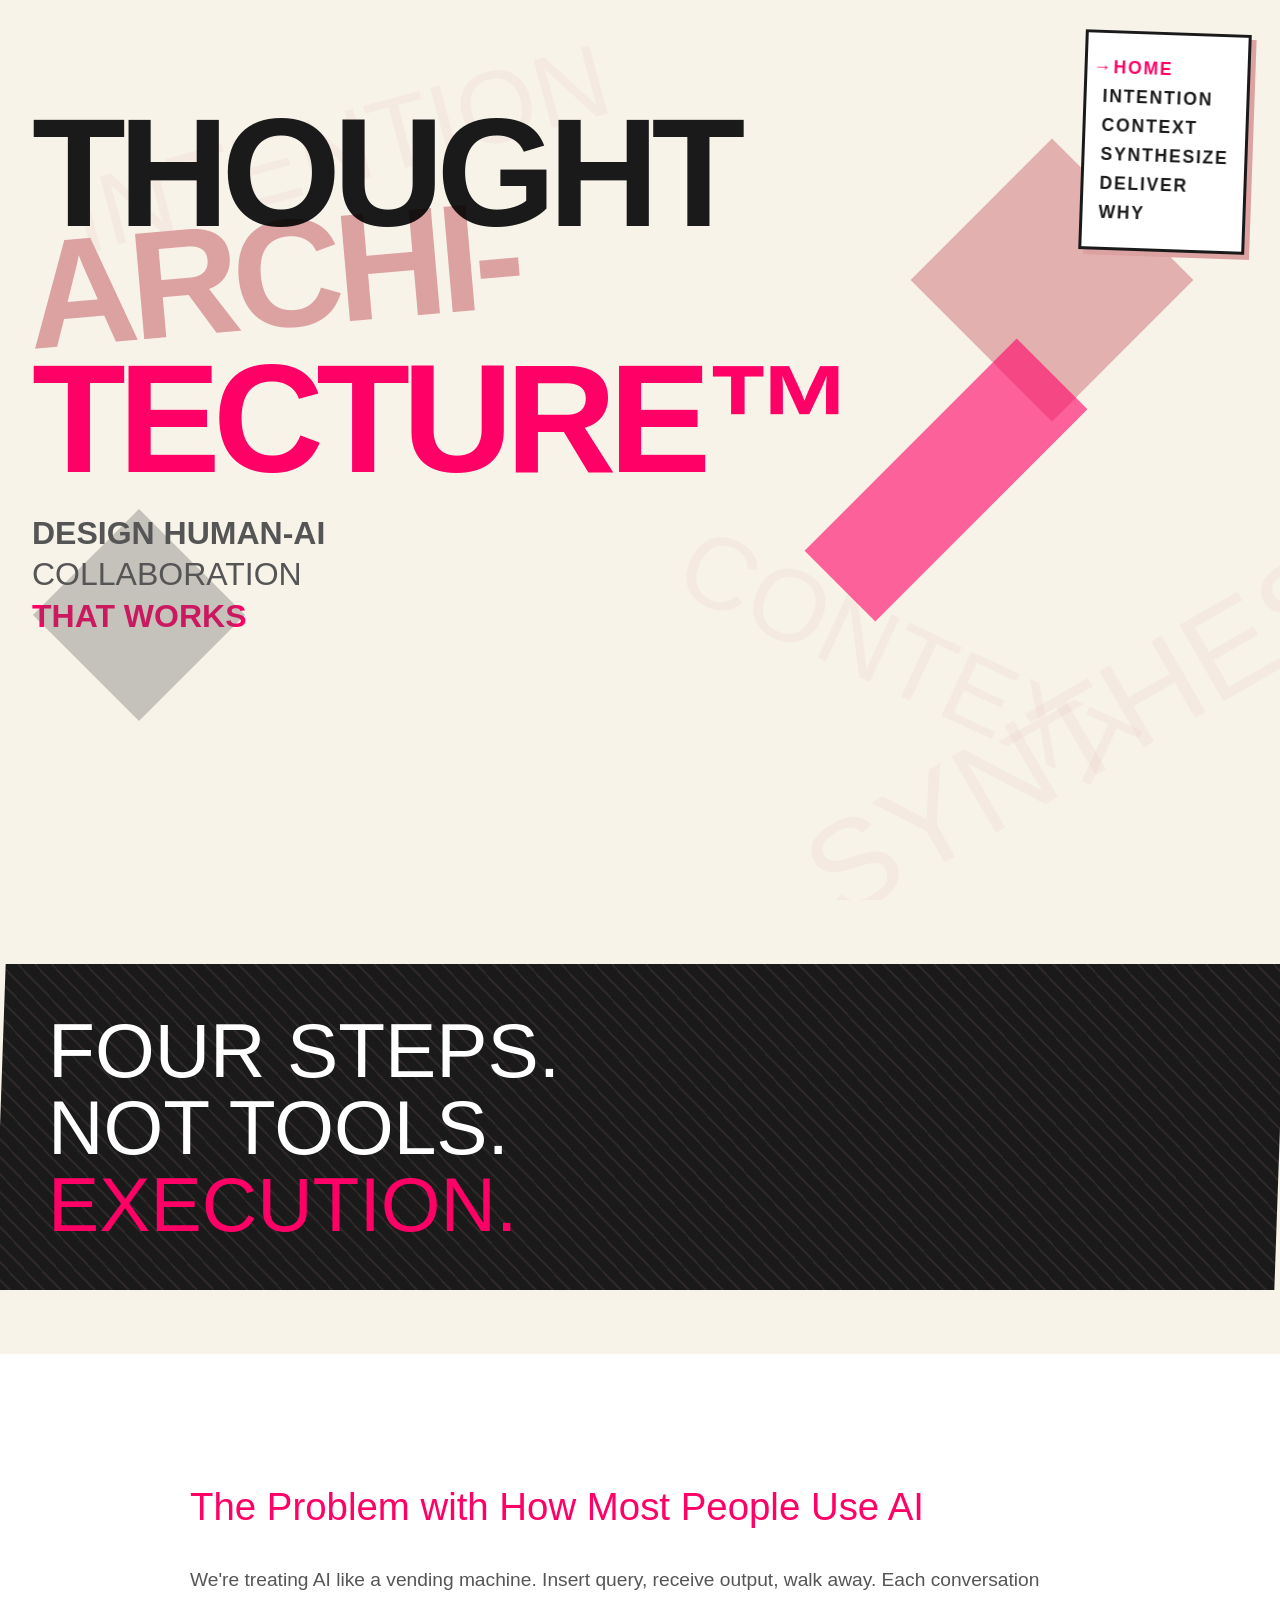
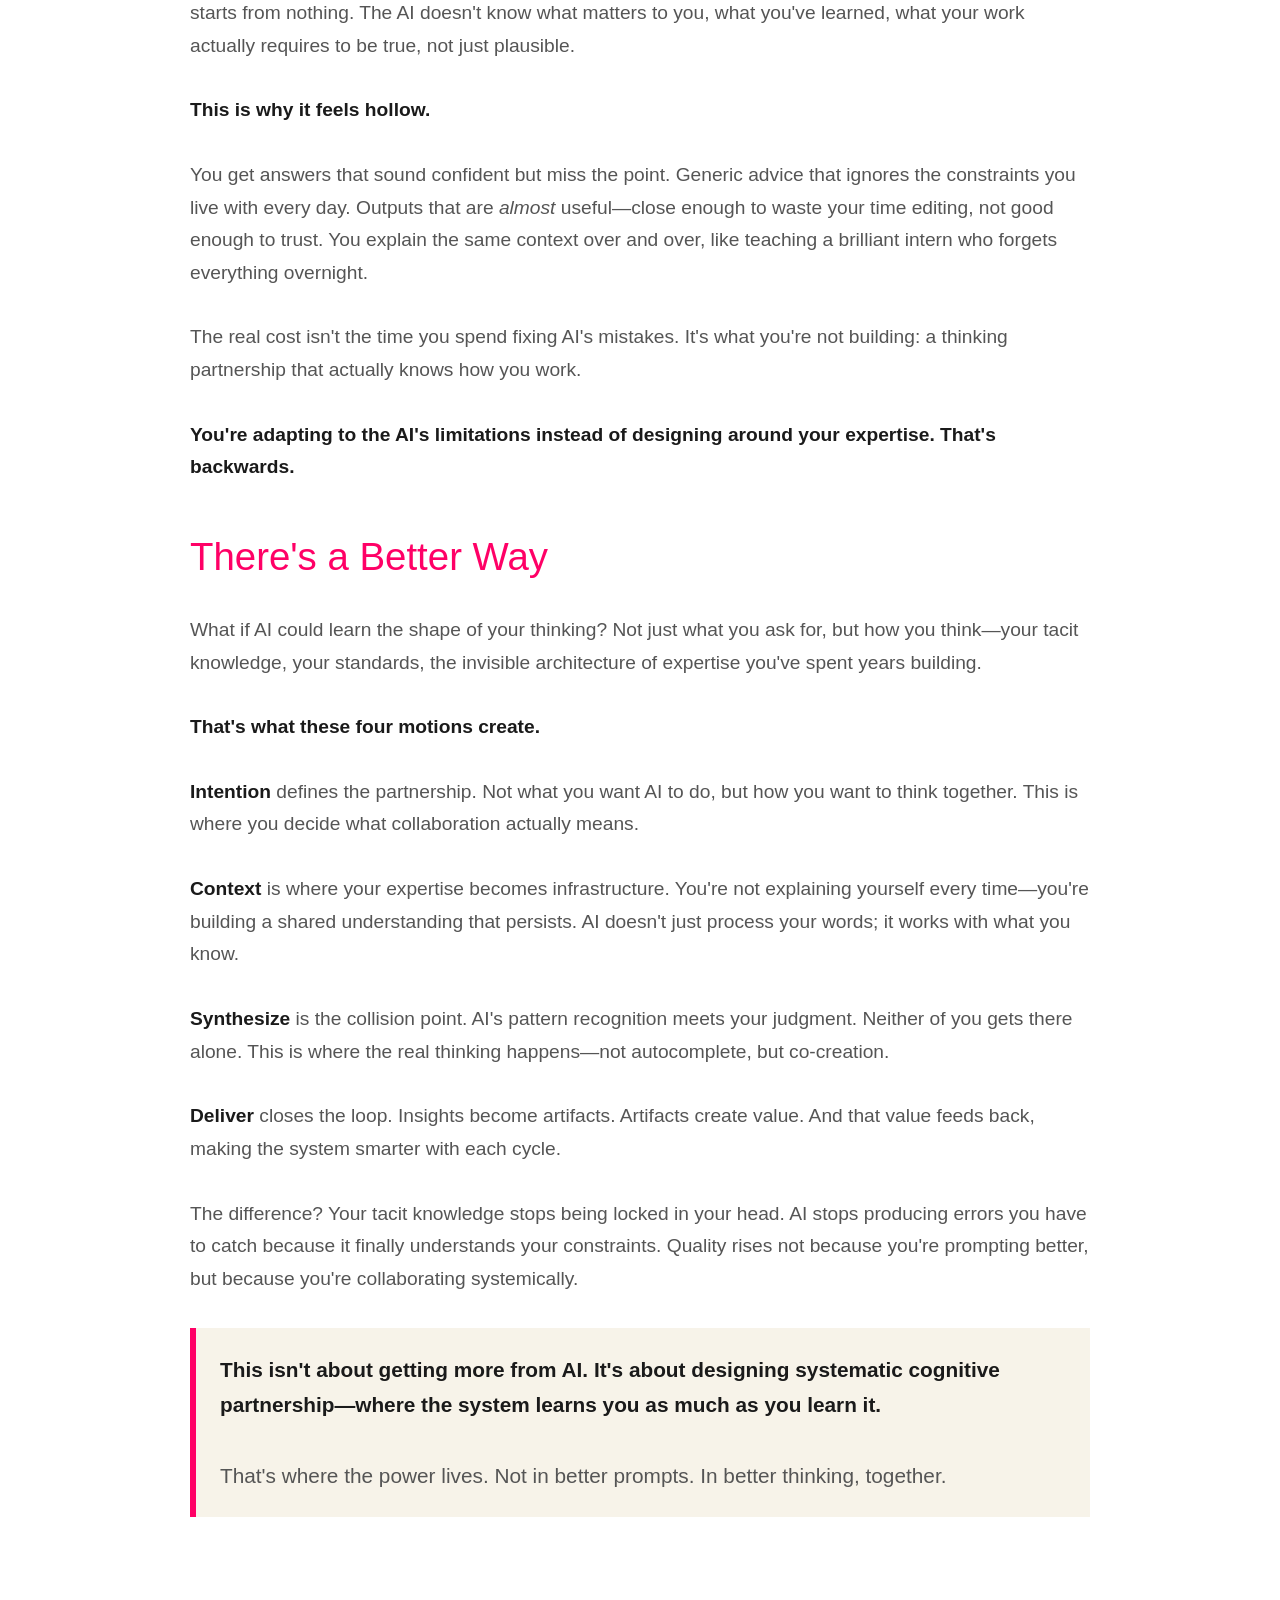
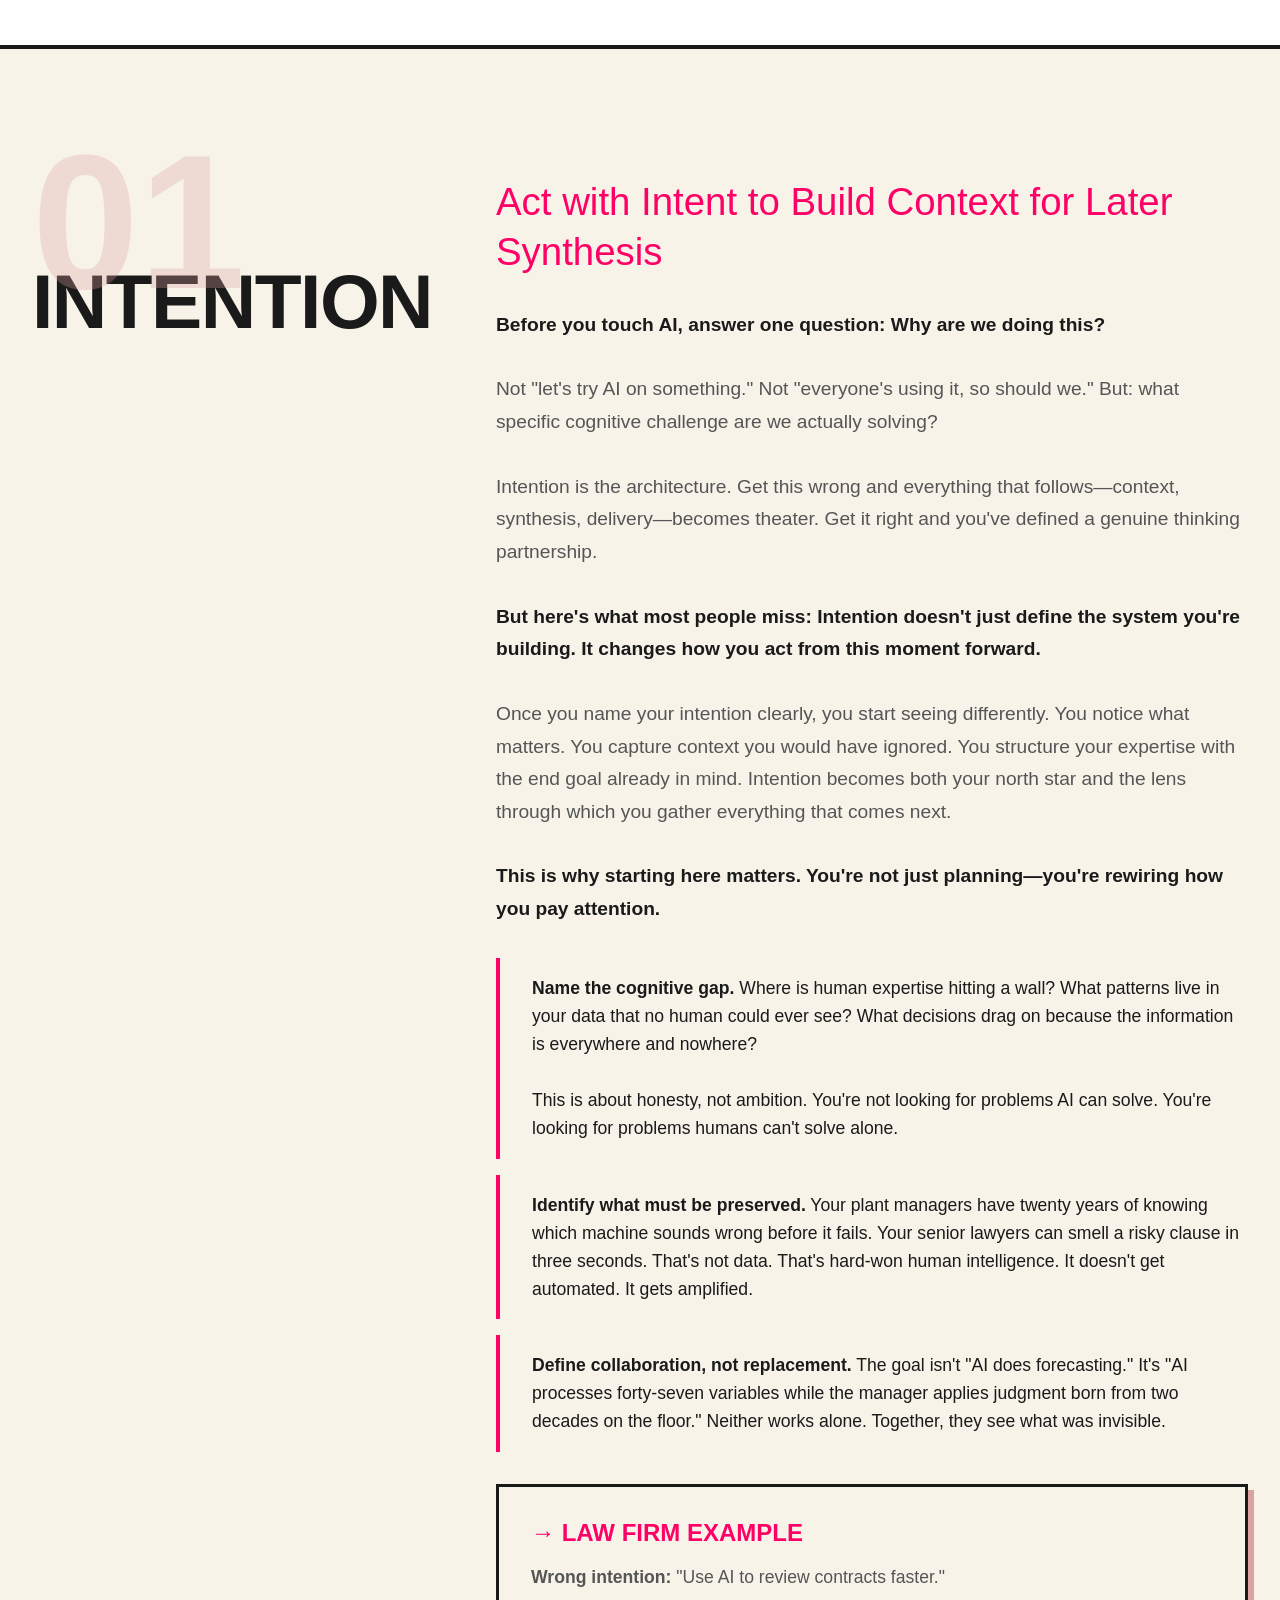
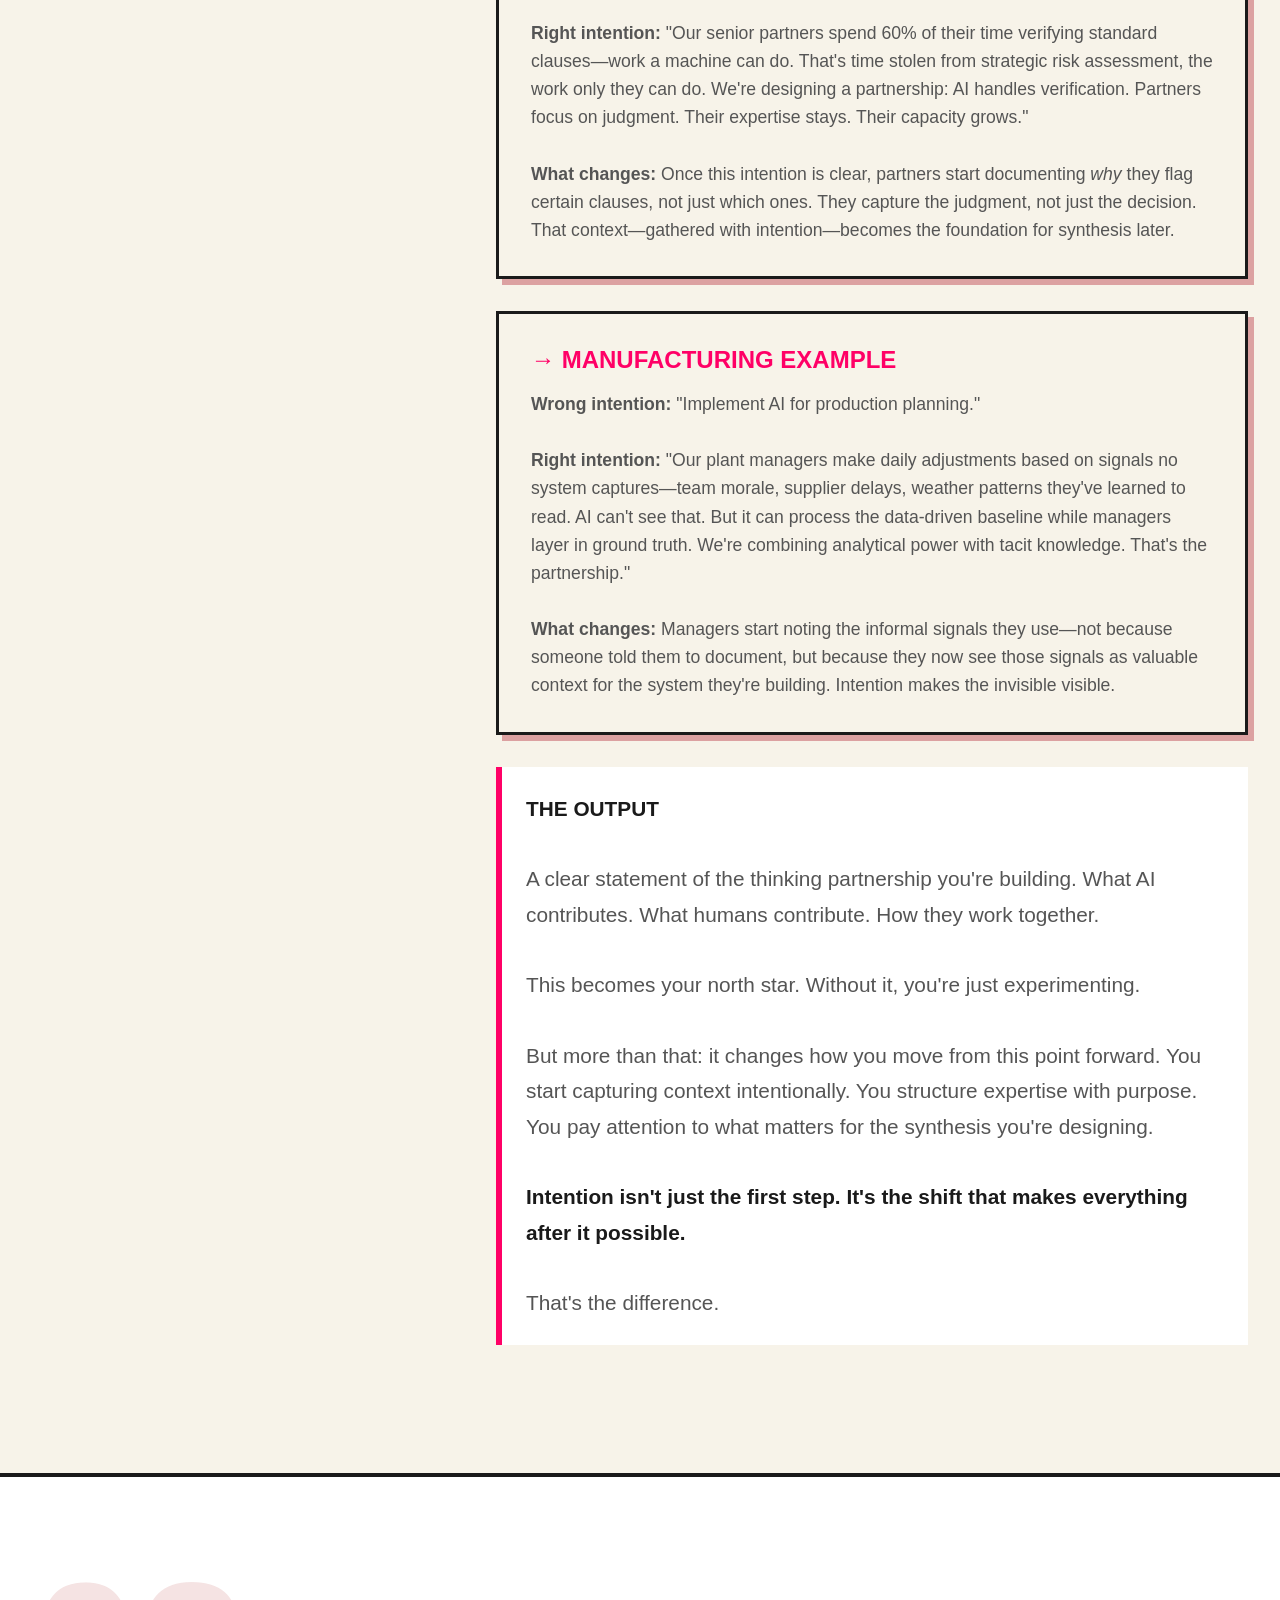
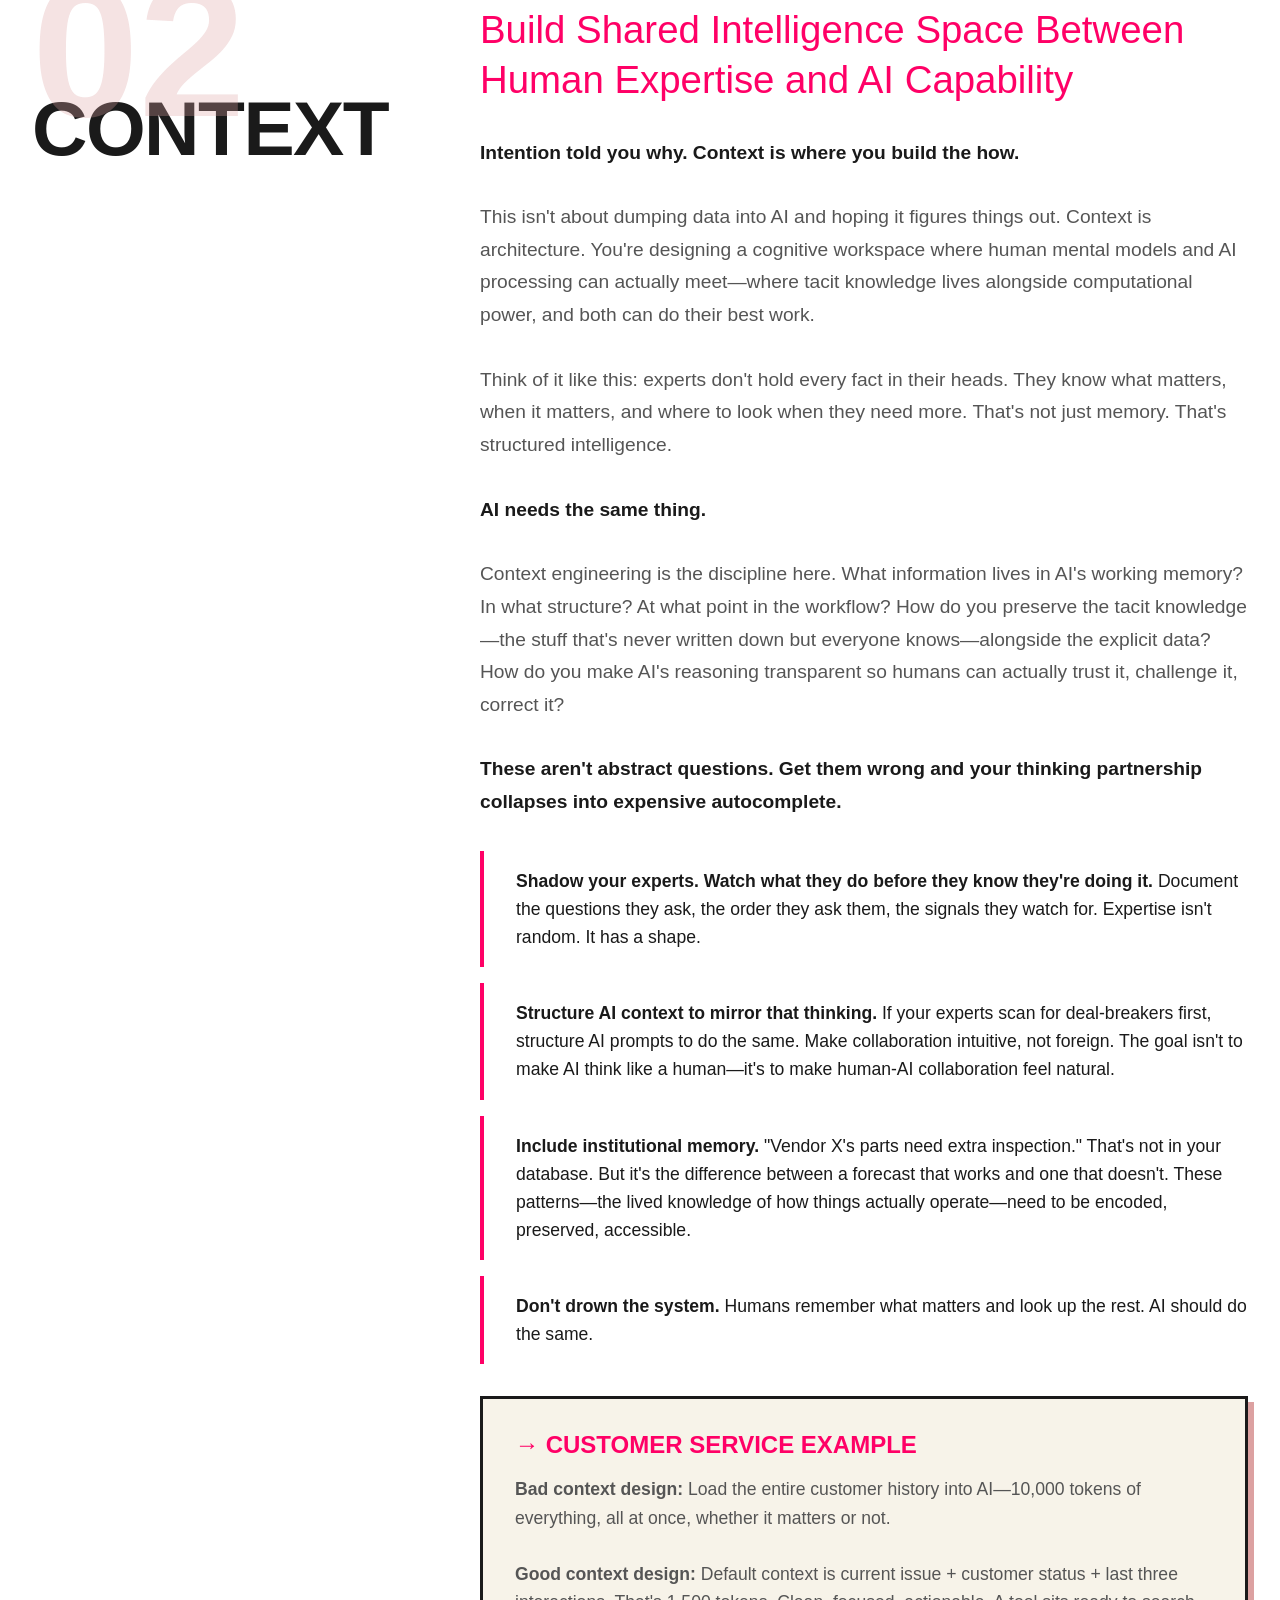
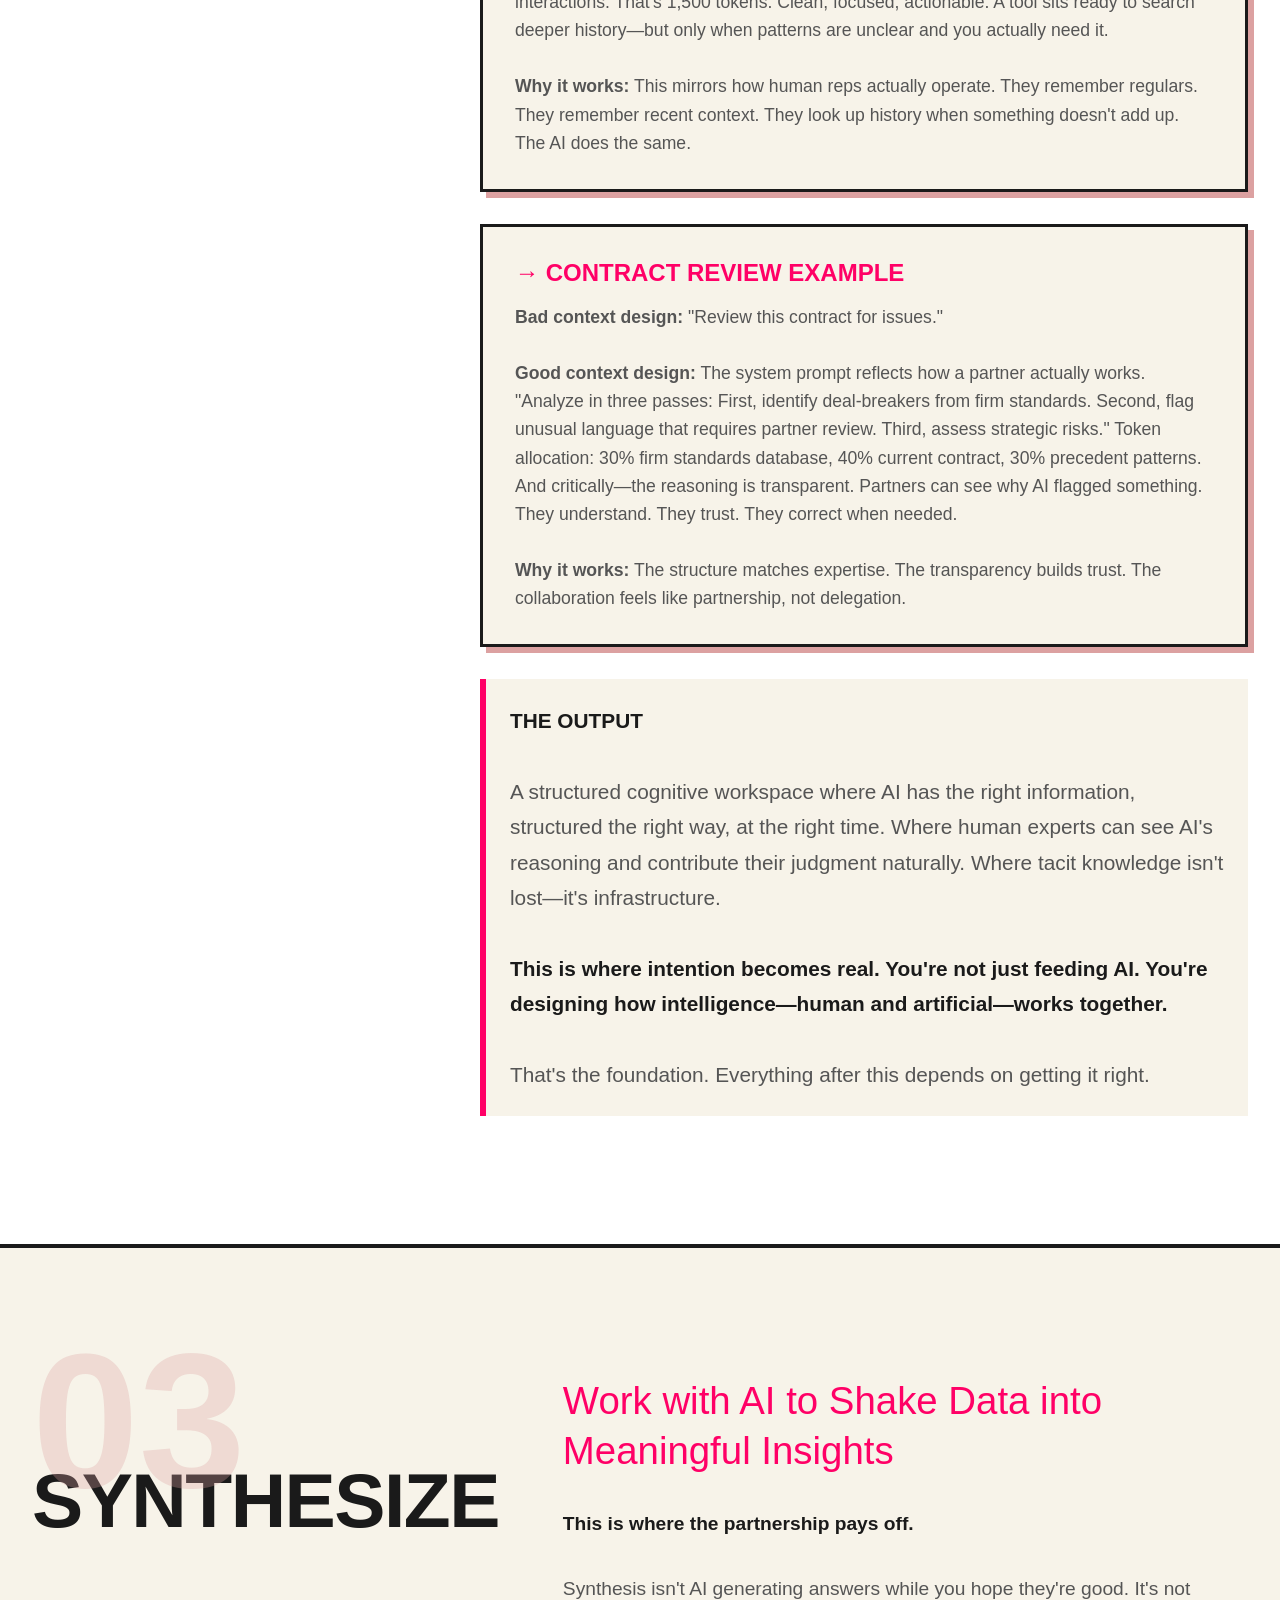
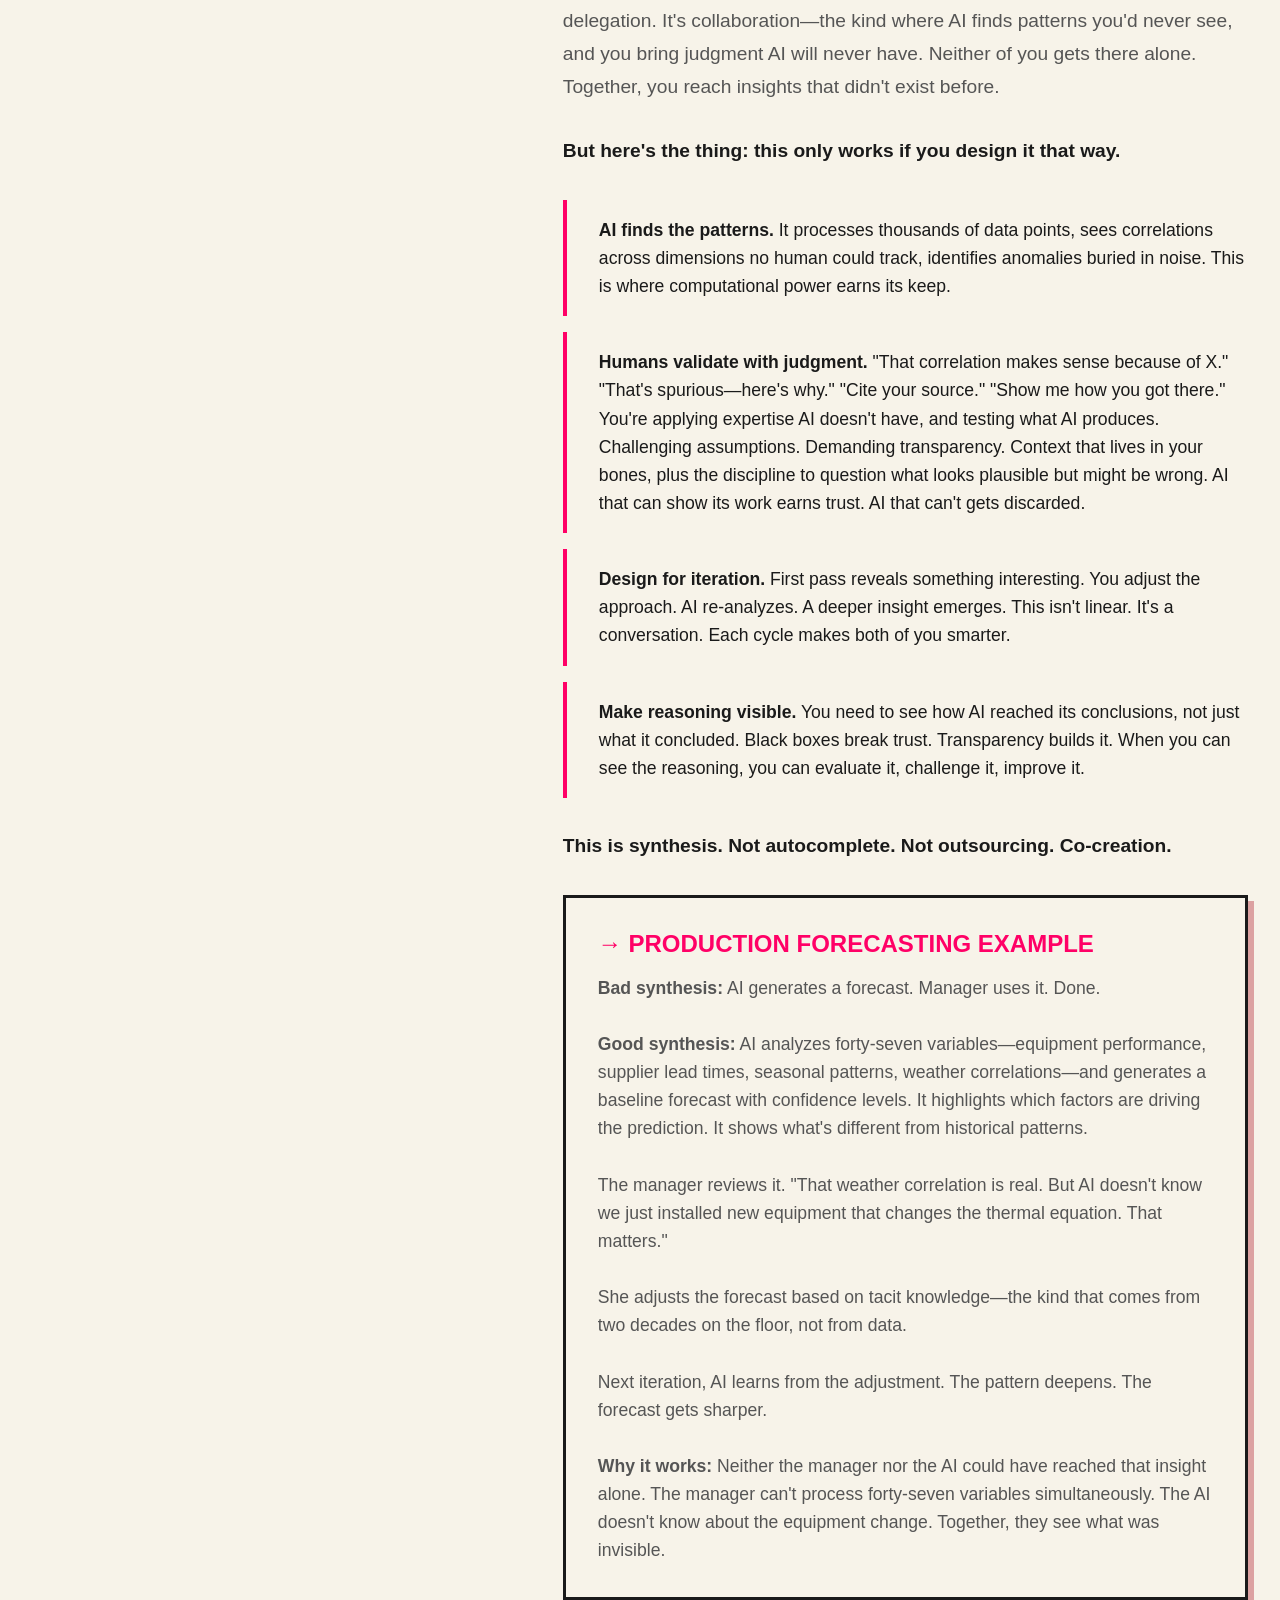
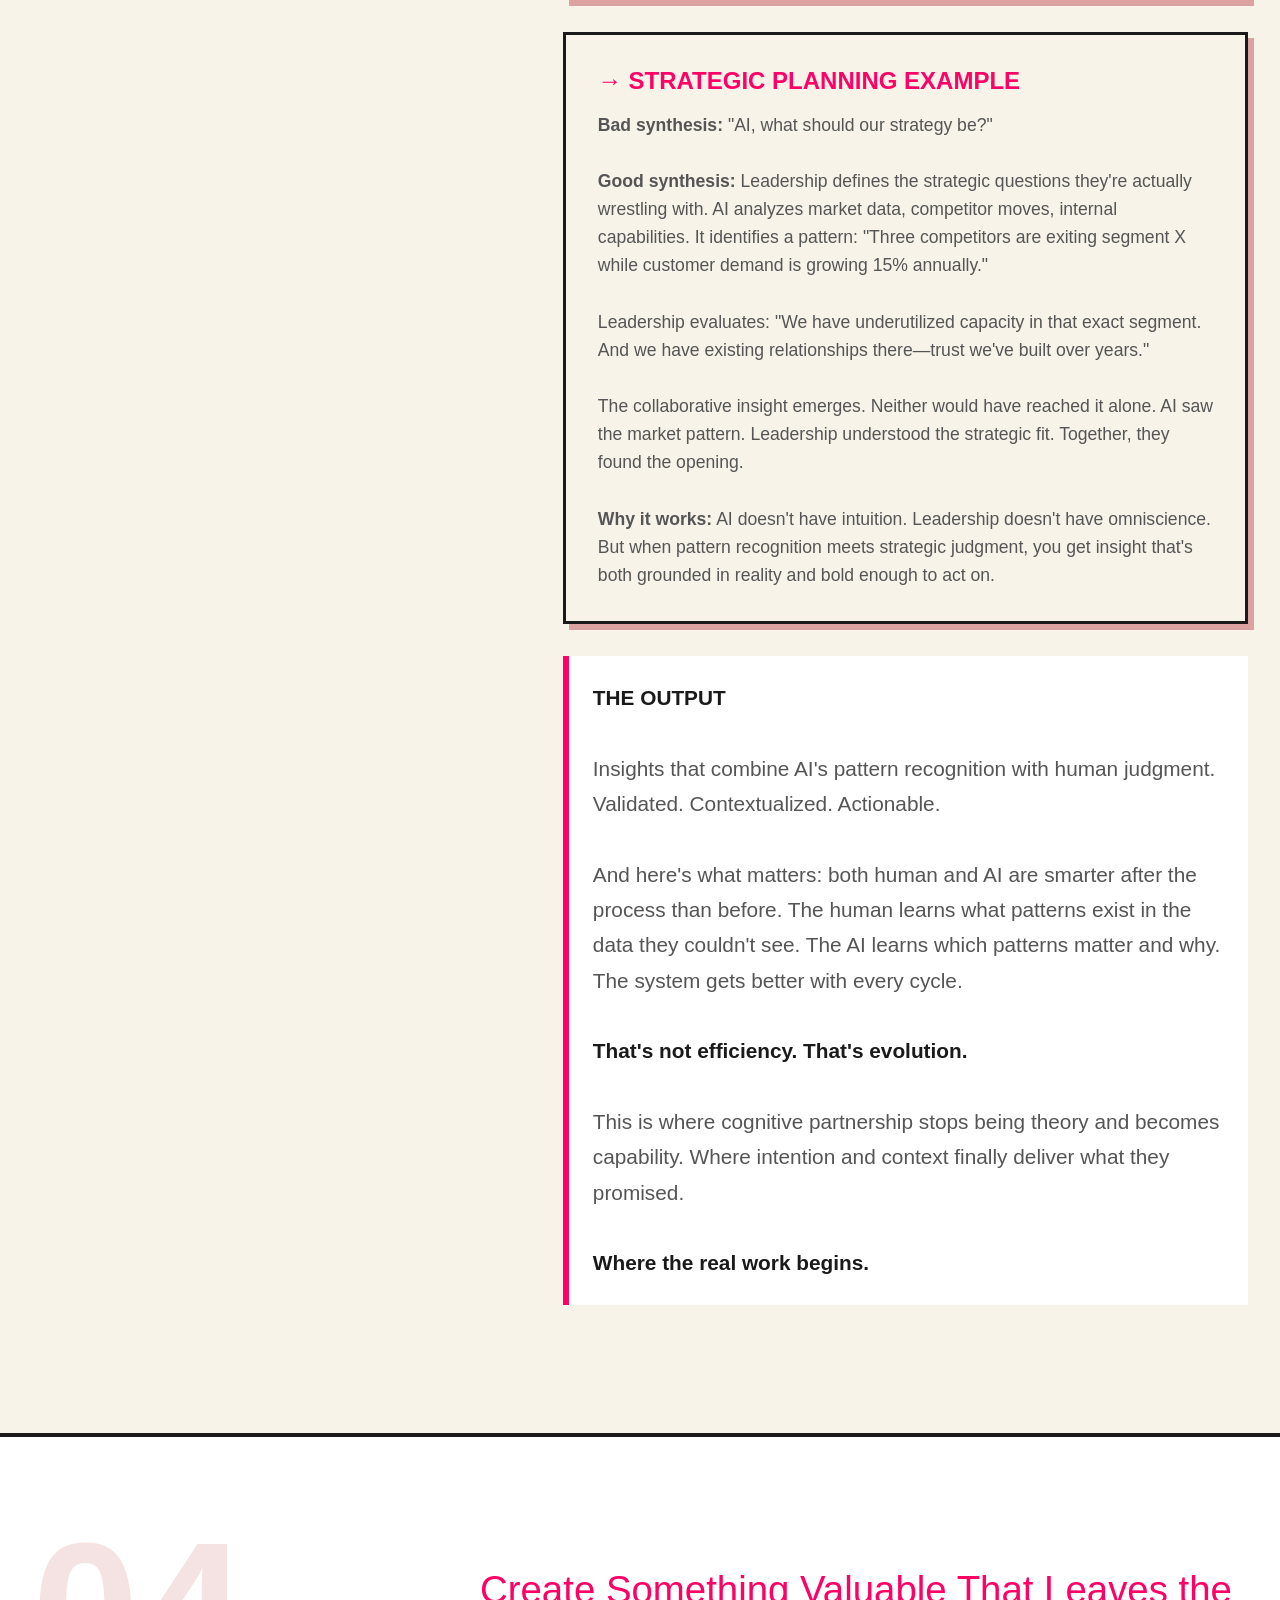
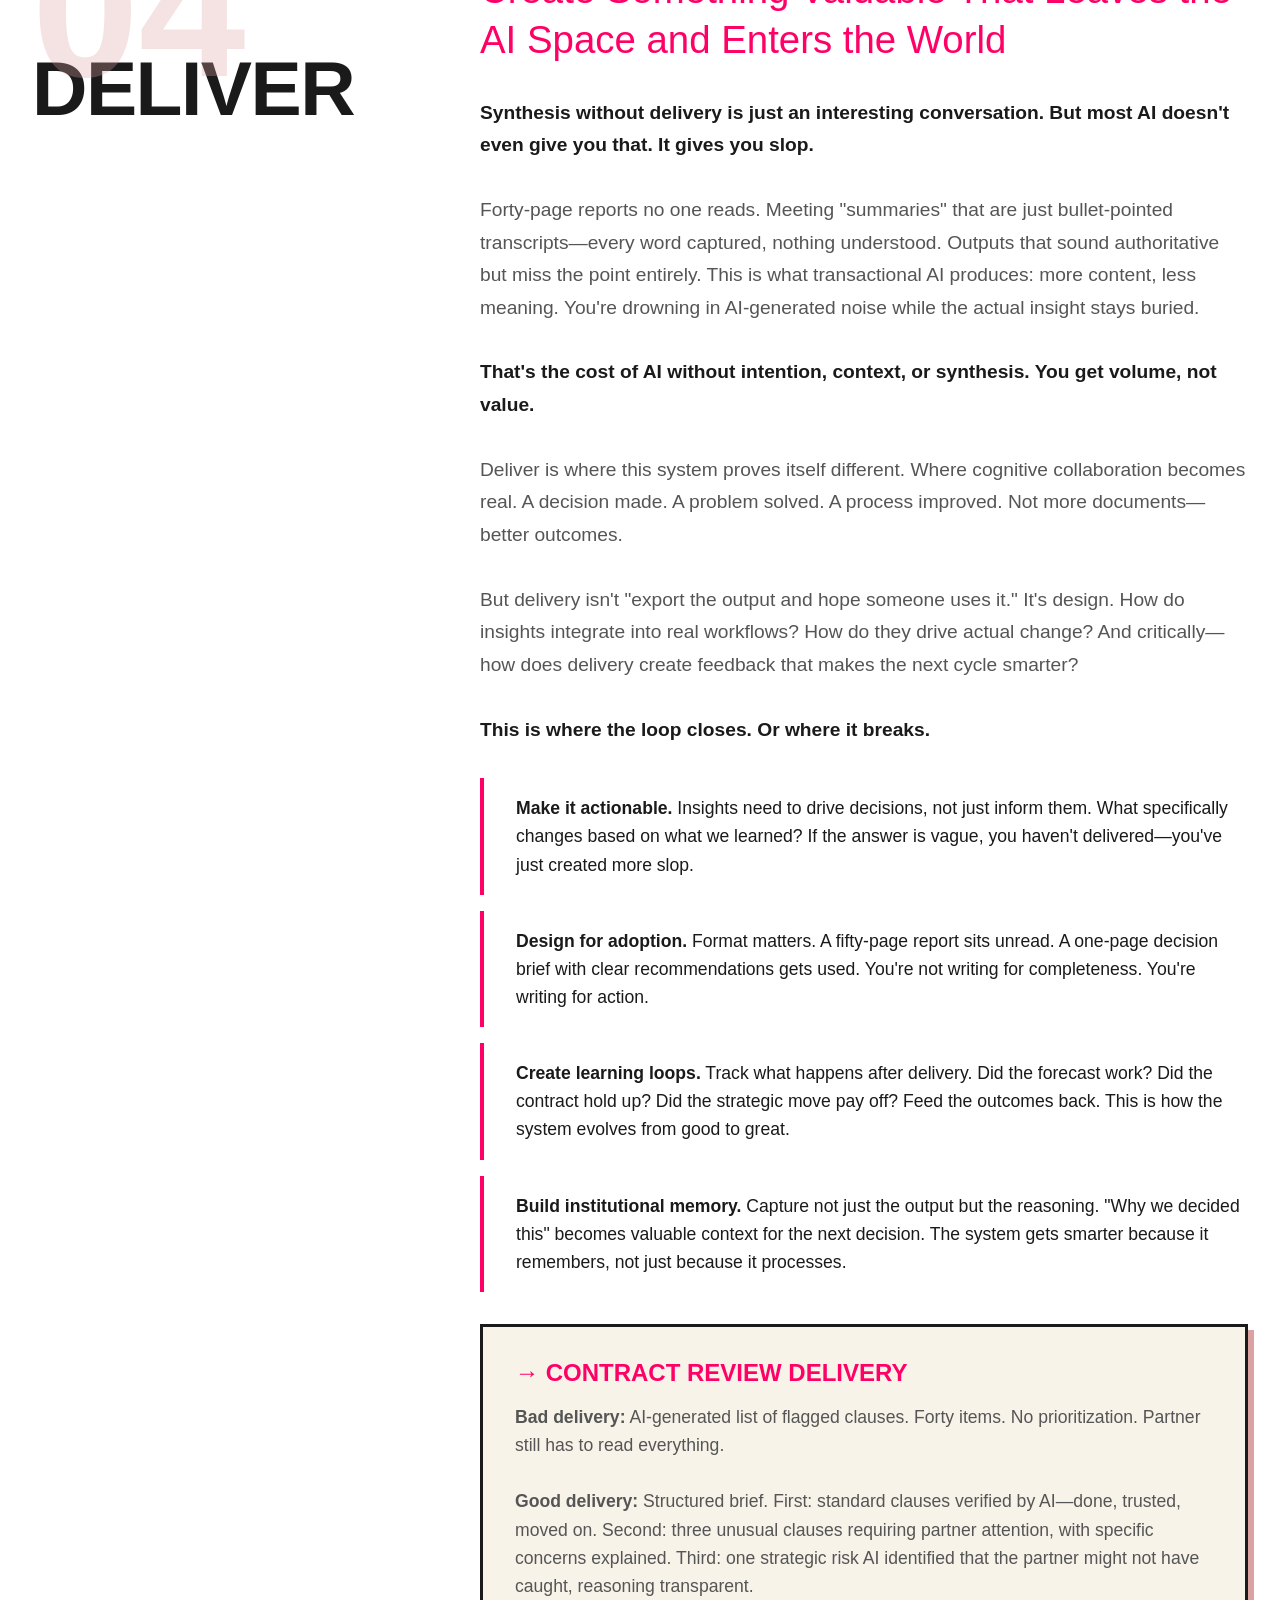
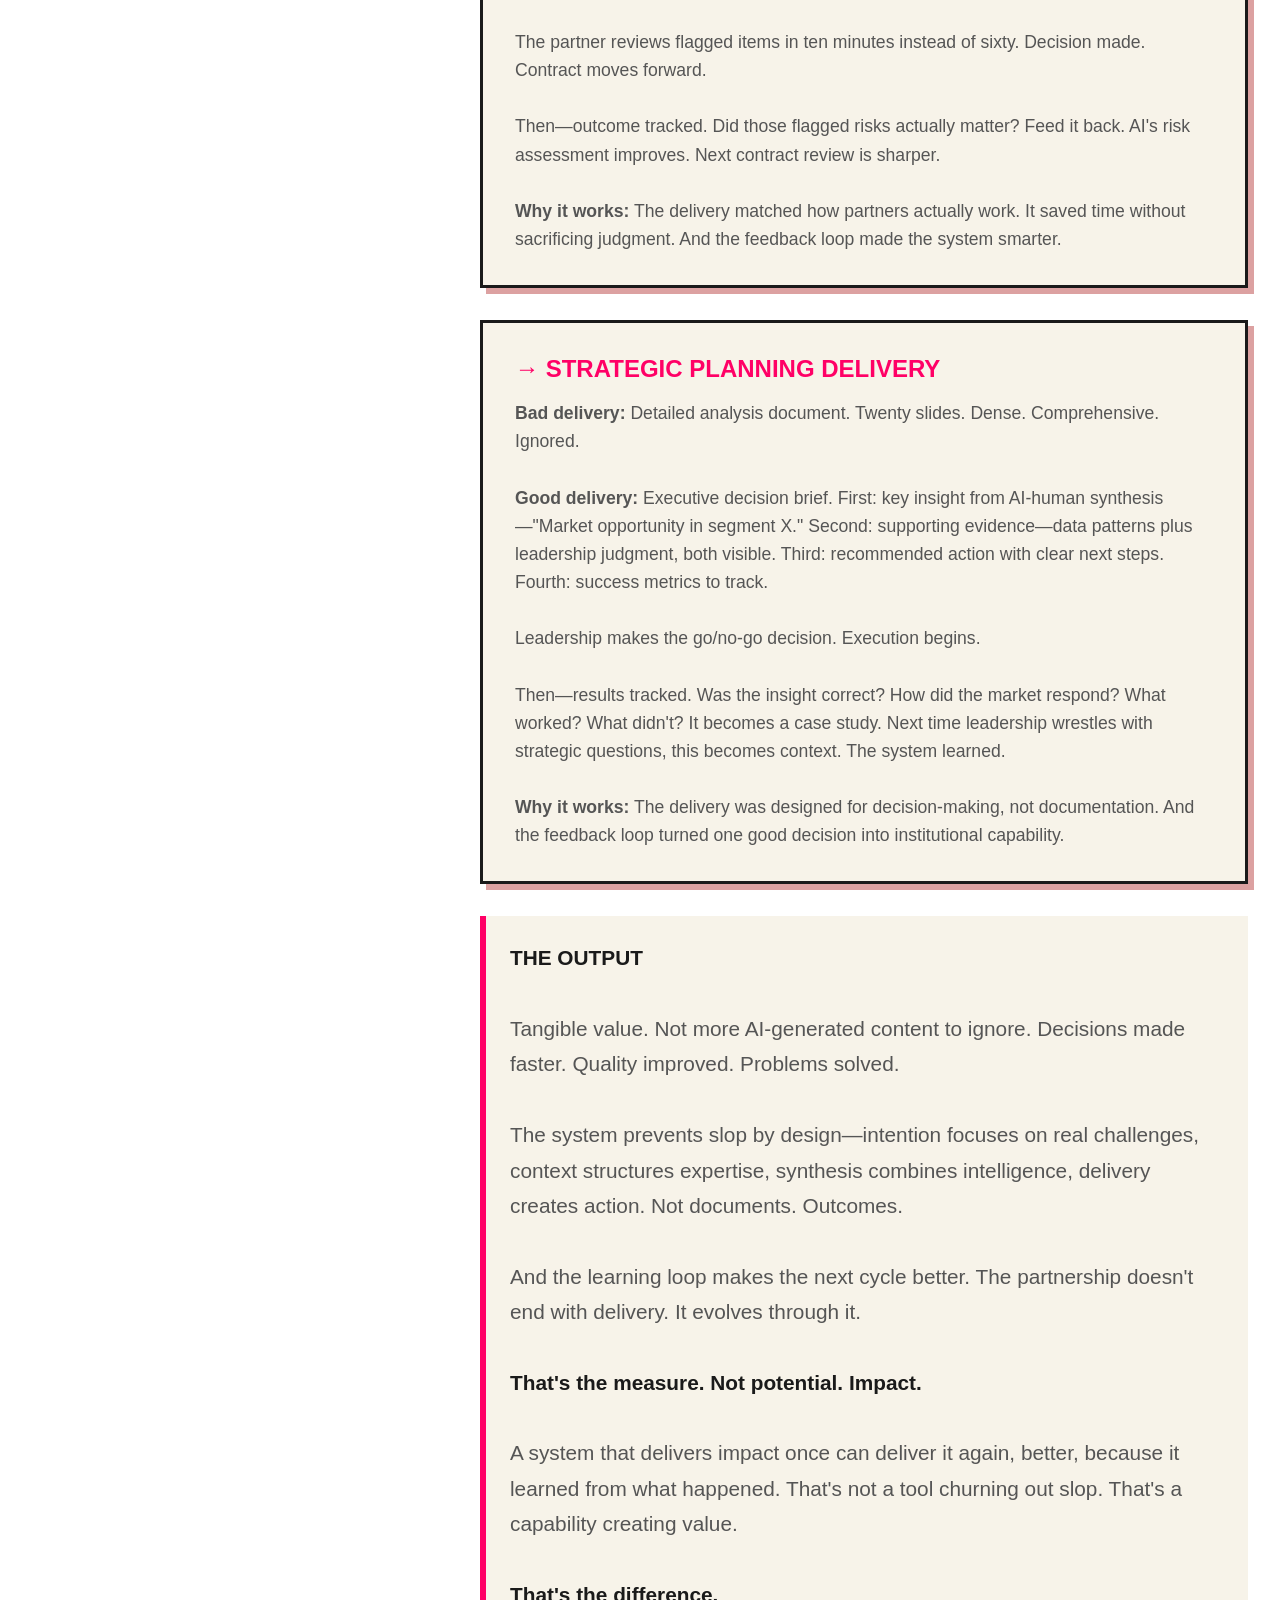
<file: index.html>
<!DOCTYPE html>
<html lang="en">
<head>
    <meta charset="UTF-8">
    <meta name="viewport" content="width=device-width, initial-scale=1.0">
    <title>THOUGHT ARCHITECTURE™ - HUMAN-AI COLLABORATION THAT WORKS</title>
    <link rel="icon" type="image/x-icon" href="favicon.ico">
    <style>
        :root {
            --pink: #DCA1A1;
            --pink-bright: #FF6B9D;
            --cream: #F7F3E9;
            --grey: #555555;
            --black: #1A1A1A;
            --white: #FFFFFF;
            --red-accent: #FF0066;
        }

        * {
            margin: 0;
            padding: 0;
            box-sizing: border-box;
        }

        body {
            font-family: -apple-system, BlinkMacSystemFont, 'Segoe UI', 'Inter', 'Helvetica Neue', Arial, sans-serif;
            background: var(--cream);
            color: var(--black);
            overflow-x: hidden;
        }

        /* REVOLUTIONARY TYPOGRAPHY SYSTEM */
        .mega-title {
            font-size: clamp(4rem, 12vw, 14rem);
            font-weight: 800;
            line-height: 0.8;
            text-transform: uppercase;
            letter-spacing: -0.05em;
            position: relative;
            mix-blend-mode: multiply;
        }

        .chaos-text {
            position: absolute;
            font-size: clamp(1rem, 8vw, 12rem);
            font-weight: 300;
            opacity: 0.1;
            transform: rotate(-15deg);
            z-index: -1;
            color: var(--pink);
            pointer-events: none;
        }

        .diagonal-text {
            transform: rotate(-5deg);
            transform-origin: left bottom;
            display: inline-block;
        }

        .stacked-text {
            display: flex;
            flex-direction: column;
            align-items: flex-start;
            gap: -1rem;
        }

        /* LAYOUT */
        .hero-section {
            display: grid;
            grid-template-columns: 2fr 1fr 1fr;
            grid-template-rows: auto auto 1fr;
            min-height: 100vh;
            padding: 2rem;
            position: relative;
            overflow: hidden;
        }

        .hero-title {
            grid-column: 1 / 3;
            grid-row: 1;
            z-index: 3;
            margin-top: 5rem;
        }

        .hero-subtitle {
            grid-column: 1;
            grid-row: 2;
            font-size: clamp(1.2rem, 3vw, 2rem);
            font-weight: 400;
            margin-top: 2rem;
            max-width: 600px;
            line-height: 1.3;
            color: var(--grey);
        }

        .geometric-element {
            position: absolute;
            background: var(--pink);
            transform: rotate(45deg);
            z-index: 1;
        }

        .geo-1 {
            width: 200px;
            height: 200px;
            top: 20%;
            right: 10%;
            opacity: 0.8;
        }

        .geo-2 {
            width: 100px;
            height: 300px;
            bottom: 30%;
            left: 70%;
            background: var(--red-accent);
            opacity: 0.6;
        }

        .geo-3 {
            width: 150px;
            height: 150px;
            top: 60%;
            left: 5%;
            background: var(--grey);
            opacity: 0.3;
        }

        /* NAVIGATION */
        .nav-container {
            position: fixed;
            top: 2rem;
            right: 2rem;
            z-index: 1000;
            background: var(--white);
            padding: 1rem;
            border: 3px solid var(--black);
            transform: rotate(2deg);
            box-shadow: 5px 5px 0 var(--pink);
        }

        .nav-link {
            display: block;
            text-decoration: none;
            color: var(--black);
            font-weight: 600;
            font-size: 1.1rem;
            margin: 0.5rem 0;
            text-transform: uppercase;
            letter-spacing: 0.1em;
            transition: all 0.2s ease;
            position: relative;
        }

        .nav-link:hover {
            color: var(--red-accent);
            transform: translateX(10px);
        }

        .nav-link::before {
            content: '→';
            position: absolute;
            left: -20px;
            opacity: 0;
            transition: opacity 0.2s ease;
        }

        .nav-link:hover::before {
            opacity: 1;
        }

        .nav-link.active {
            color: var(--red-accent);
            transform: translateX(10px);
        }

        .nav-link.active::before {
            opacity: 1;
        }

        /* STEP SECTIONS - THE CORE */
        .step-section {
            padding: 6rem 2rem;
            position: relative;
            border-bottom: 4px solid var(--black);
        }

        .step-section:nth-child(even) {
            background: var(--white);
        }

        .step-container {
            max-width: 1400px;
            margin: 0 auto;
            display: grid;
            grid-template-columns: 1fr 2fr;
            gap: 4rem;
            align-items: start;
        }

        .step-number-block {
            position: sticky;
            top: 2rem;
        }

        .step-number {
            font-size: clamp(8rem, 15vw, 18rem);
            font-weight: 900;
            line-height: 0.8;
            color: var(--pink);
            opacity: 0.3;
        }

        .step-name {
            font-size: clamp(3rem, 6vw, 5rem);
            font-weight: 800;
            text-transform: uppercase;
            line-height: 0.9;
            margin-top: -2rem;
            letter-spacing: -0.02em;
        }

        .step-content {
            padding-top: 2rem;
        }

        .step-tagline {
            font-size: clamp(1.5rem, 3vw, 2.5rem);
            font-weight: 400;
            margin-bottom: 2rem;
            color: var(--grey);
            line-height: 1.3;
        }

        .step-description {
            font-size: 1.2rem;
            line-height: 1.7;
            margin-bottom: 2rem;
            color: var(--grey);
        }

        .step-description strong {
            color: var(--black);
        }

        .example-box {
            background: var(--cream);
            border: 3px solid var(--black);
            padding: 2rem;
            margin: 2rem 0;
            transform: rotate(-1deg);
            box-shadow: 6px 6px 0 var(--pink);
        }

        .example-box:hover {
            transform: rotate(0deg);
            box-shadow: 8px 8px 0 var(--red-accent);
            transition: all 0.3s ease;
        }

        .example-title {
            font-size: 1.5rem;
            font-weight: 700;
            margin-bottom: 1rem;
            text-transform: uppercase;
            color: var(--red-accent);
        }

        .example-text {
            font-size: 1.1rem;
            line-height: 1.6;
            color: var(--grey);
        }

        /* KEY POINTS */
        .key-points {
            margin: 2rem 0;
        }

        .key-point {
            padding: 1rem 0 1rem 2rem;
            border-left: 4px solid var(--red-accent);
            margin: 1rem 0;
            font-size: 1.1rem;
            line-height: 1.6;
        }

        /* QUOTE BLOCKS */
        .type-experiment {
            background: var(--black);
            color: var(--white);
            padding: 3rem;
            margin: 4rem 0;
            position: relative;
            transform: skew(-2deg);
            overflow: hidden;
        }

        .type-experiment::before {
            content: '';
            position: absolute;
            top: 0;
            left: 0;
            right: 0;
            bottom: 0;
            background: repeating-linear-gradient(
                45deg,
                transparent,
                transparent 10px,
                var(--pink) 10px,
                var(--pink) 12px
            );
            opacity: 0.1;
        }

        .type-experiment .mega-quote {
            font-size: clamp(2.5rem, 6vw, 6rem);
            font-weight: 300;
            line-height: 1;
            transform: skew(2deg);
            position: relative;
            z-index: 2;
        }

        /* THEORY SECTION */
        .theory-section {
            background: var(--grey);
            color: var(--white);
            padding: 6rem 2rem;
        }

        .theory-container {
            max-width: 1200px;
            margin: 0 auto;
        }

        .theory-title {
            font-size: clamp(3rem, 8vw, 6rem);
            font-weight: 800;
            text-transform: uppercase;
            margin-bottom: 2rem;
            color: var(--pink);
        }

        .theory-intro {
            font-size: 1.3rem;
            line-height: 1.6;
            margin-bottom: 3rem;
            max-width: 800px;
        }

        .theory-grid {
            display: grid;
            grid-template-columns: repeat(2, 1fr);
            gap: 2rem;
            margin-top: 3rem;
        }

        .theory-card {
            background: var(--white);
            color: var(--black);
            padding: 2rem;
            border: 3px solid var(--black);
            text-decoration: none;
            display: block;
            transition: all 0.3s ease;
        }

        .theory-card:hover {
            transform: translateY(-5px);
            box-shadow: 8px 8px 0 var(--pink);
            cursor: pointer;
        }

        .theory-card-name {
            font-size: 1.8rem;
            font-weight: 700;
            margin-bottom: 0.5rem;
            color: var(--red-accent);
        }

        .theory-card-concept {
            font-size: 1.2rem;
            font-weight: 600;
            margin-bottom: 1rem;
        }

        .theory-card-text {
            font-size: 1rem;
            line-height: 1.5;
            color: var(--grey);
        }

        /* FOOTER */
        .footer-section {
            background: var(--black);
            color: var(--white);
            padding: 4rem 2rem;
            position: relative;
            overflow: hidden;
        }

        .footer-section::before {
            content: 'EXECUTE';
            position: absolute;
            font-size: 20rem;
            font-weight: 700;
            opacity: 0.05;
            top: 50%;
            left: 50%;
            transform: translate(-50%, -50%) rotate(-45deg);
            pointer-events: none;
        }

        .footer-content {
            position: relative;
            z-index: 2;
            max-width: 1200px;
            margin: 0 auto;
        }

        .footer-title {
            font-size: clamp(2rem, 5vw, 4rem);
            font-weight: 700;
            margin-bottom: 2rem;
            text-transform: uppercase;
            color: var(--pink);
        }

        /* RESPONSIVE */
        @media (max-width: 768px) {
            .hero-section {
                grid-template-columns: 1fr;
                grid-template-rows: auto auto auto 1fr;
            }

            .hero-title {
                grid-column: 1;
            }

            .hero-subtitle {
                grid-column: 1;
                grid-row: 3;
            }

            .step-container {
                grid-template-columns: 1fr;
                gap: 2rem;
            }

            .step-number-block {
                position: relative;
                top: 0;
            }

            .theory-grid {
                grid-template-columns: 1fr;
            }

            .nav-container {
                position: relative;
                top: auto;
                right: auto;
                margin: 2rem;
                transform: rotate(0deg);
            }

            .nav-link {
                display: inline-block;
                margin-right: 1rem;
            }
        }

        /* ANIMATIONS */
        @keyframes slideIn {
            from {
                opacity: 0;
                transform: translateY(50px);
            }
            to {
                opacity: 1;
                transform: translateY(0);
            }
        }

        .animate-in {
            animation: slideIn 0.8s ease-out forwards;
        }

        ::selection {
            background: var(--pink);
            color: var(--black);
        }
    </style>
</head>
<body>
    <!-- NAVIGATION -->
    <nav class="nav-container">
        <a href="#home" class="nav-link">HOME</a>
        <a href="#intention" class="nav-link">INTENTION</a>
        <a href="#context" class="nav-link">CONTEXT</a>
        <a href="#synthesize" class="nav-link">SYNTHESIZE</a>
        <a href="#deliver" class="nav-link">DELIVER</a>
        <a href="#why" class="nav-link">WHY</a>
    </nav>

    <!-- HERO SECTION -->
    <section id="home" class="hero-section">
        <div class="chaos-text" style="top: 10%; left: 5%;">INTENTION</div>
        <div class="chaos-text" style="bottom: 20%; right: 10%; transform: rotate(25deg);">CONTEXT</div>
        <div class="chaos-text" style="top: 70%; left: 60%; transform: rotate(-30deg); font-size: 8rem;">SYNTHESIS</div>

        <div class="geometric-element geo-1"></div>
        <div class="geometric-element geo-2"></div>
        <div class="geometric-element geo-3"></div>

        <h1 class="hero-title">
            <div class="stacked-text">
                <div class="mega-title">THOUGHT</div>
                <div class="mega-title diagonal-text" style="color: var(--pink);">ARCHI-</div>
                <div class="mega-title" style="color: var(--red-accent);">TECTURE™</div>
            </div>
        </h1>

        <div class="hero-subtitle">
            <strong>DESIGN HUMAN-AI</strong><br>
            COLLABORATION<br>
            <span style="color: var(--red-accent); font-weight: 700;">THAT WORKS</span>
        </div>
    </section>

    <!-- OPENING STATEMENT -->
    <div class="type-experiment">
        <div class="mega-quote">
            FOUR STEPS.<br>
            NOT TOOLS.<br>
            <span style="color: var(--red-accent);">EXECUTION.</span>
        </div>
    </div>

    <!-- INTRODUCTION SECTION -->
    <section class="step-section" style="background: var(--white);">
        <div class="step-container" style="grid-template-columns: 1fr; max-width: 900px;">
            <div class="step-content">
                <div class="step-tagline" style="color: var(--red-accent);">
                    The Problem with How Most People Use AI
                </div>

                <div class="step-description">
                    We're treating AI like a vending machine. Insert query, receive output, walk away. Each conversation starts from nothing. The AI doesn't know what matters to you, what you've learned, what your work actually requires to be true, not just plausible.
                </div>

                <div class="step-description">
                    <strong>This is why it feels hollow.</strong>
                </div>

                <div class="step-description">
                    You get answers that sound confident but miss the point. Generic advice that ignores the constraints you live with every day. Outputs that are <em>almost</em> useful—close enough to waste your time editing, not good enough to trust. You explain the same context over and over, like teaching a brilliant intern who forgets everything overnight.
                </div>

                <div class="step-description">
                    The real cost isn't the time you spend fixing AI's mistakes. It's what you're not building: a thinking partnership that actually knows how you work.
                </div>

                <div class="step-description">
                    <strong>You're adapting to the AI's limitations instead of designing around your expertise. That's backwards.</strong>
                </div>

                <div class="step-tagline" style="color: var(--red-accent); margin-top: 3rem;">
                    There's a Better Way
                </div>

                <div class="step-description">
                    What if AI could learn the shape of your thinking? Not just what you ask for, but how you think—your tacit knowledge, your standards, the invisible architecture of expertise you've spent years building.
                </div>

                <div class="step-description">
                    <strong>That's what these four motions create.</strong>
                </div>

                <div class="step-description">
                    <strong>Intention</strong> defines the partnership. Not what you want AI to do, but how you want to think together. This is where you decide what collaboration actually means.
                </div>

                <div class="step-description">
                    <strong>Context</strong> is where your expertise becomes infrastructure. You're not explaining yourself every time—you're building a shared understanding that persists. AI doesn't just process your words; it works with what you know.
                </div>

                <div class="step-description">
                    <strong>Synthesize</strong> is the collision point. AI's pattern recognition meets your judgment. Neither of you gets there alone. This is where the real thinking happens—not autocomplete, but co-creation.
                </div>

                <div class="step-description">
                    <strong>Deliver</strong> closes the loop. Insights become artifacts. Artifacts create value. And that value feeds back, making the system smarter with each cycle.
                </div>

                <div class="step-description">
                    The difference? Your tacit knowledge stops being locked in your head. AI stops producing errors you have to catch because it finally understands your constraints. Quality rises not because you're prompting better, but because you're collaborating systemically.
                </div>

                <div class="step-description" style="font-size: 1.3rem; margin-top: 2rem; padding: 1.5rem; background: var(--cream); border-left: 6px solid var(--red-accent);">
                    <strong>This isn't about getting more from AI. It's about designing systematic cognitive partnership—where the system learns you as much as you learn it.</strong><br><br>
                    That's where the power lives. Not in better prompts. In better thinking, together.
                </div>
            </div>
        </div>
    </section>

    <!-- STEP 1: INTENTION -->
    <section id="intention" class="step-section">
        <div class="step-container">
            <div class="step-number-block">
                <div class="step-number">01</div>
                <div class="step-name">INTENTION</div>
            </div>

            <div class="step-content">
                <div class="step-tagline" style="color: var(--red-accent);">
                    Act with Intent to Build Context for Later Synthesis
                </div>

                <div class="step-description">
                    <strong>Before you touch AI, answer one question: Why are we doing this?</strong>
                </div>

                <div class="step-description">
                    Not "let's try AI on something." Not "everyone's using it, so should we." But: what specific cognitive challenge are we actually solving?
                </div>

                <div class="step-description">
                    Intention is the architecture. Get this wrong and everything that follows—context, synthesis, delivery—becomes theater. Get it right and you've defined a genuine thinking partnership.
                </div>

                <div class="step-description">
                    <strong>But here's what most people miss: Intention doesn't just define the system you're building. It changes how you act from this moment forward.</strong>
                </div>

                <div class="step-description">
                    Once you name your intention clearly, you start seeing differently. You notice what matters. You capture context you would have ignored. You structure your expertise with the end goal already in mind. Intention becomes both your north star and the lens through which you gather everything that comes next.
                </div>

                <div class="step-description">
                    <strong>This is why starting here matters. You're not just planning—you're rewiring how you pay attention.</strong>
                </div>

                <div class="key-points">
                    <div class="key-point">
                        <strong>Name the cognitive gap.</strong> Where is human expertise hitting a wall? What patterns live in your data that no human could ever see? What decisions drag on because the information is everywhere and nowhere?<br><br>
                        This is about honesty, not ambition. You're not looking for problems AI can solve. You're looking for problems humans can't solve alone.
                    </div>
                    <div class="key-point">
                        <strong>Identify what must be preserved.</strong> Your plant managers have twenty years of knowing which machine sounds wrong before it fails. Your senior lawyers can smell a risky clause in three seconds. That's not data. That's hard-won human intelligence. It doesn't get automated. It gets amplified.
                    </div>
                    <div class="key-point">
                        <strong>Define collaboration, not replacement.</strong> The goal isn't "AI does forecasting." It's "AI processes forty-seven variables while the manager applies judgment born from two decades on the floor." Neither works alone. Together, they see what was invisible.
                    </div>
                </div>

                <div class="example-box">
                    <div class="example-title">→ Law Firm Example</div>
                    <div class="example-text">
                        <strong>Wrong intention:</strong> "Use AI to review contracts faster."<br><br>
                        <strong>Right intention:</strong> "Our senior partners spend 60% of their time verifying standard clauses—work a machine can do. That's time stolen from strategic risk assessment, the work only they can do. We're designing a partnership: AI handles verification. Partners focus on judgment. Their expertise stays. Their capacity grows."<br><br>
                        <strong>What changes:</strong> Once this intention is clear, partners start documenting <em>why</em> they flag certain clauses, not just which ones. They capture the judgment, not just the decision. That context—gathered with intention—becomes the foundation for synthesis later.
                    </div>
                </div>

                <div class="example-box">
                    <div class="example-title">→ Manufacturing Example</div>
                    <div class="example-text">
                        <strong>Wrong intention:</strong> "Implement AI for production planning."<br><br>
                        <strong>Right intention:</strong> "Our plant managers make daily adjustments based on signals no system captures—team morale, supplier delays, weather patterns they've learned to read. AI can't see that. But it can process the data-driven baseline while managers layer in ground truth. We're combining analytical power with tacit knowledge. That's the partnership."<br><br>
                        <strong>What changes:</strong> Managers start noting the informal signals they use—not because someone told them to document, but because they now see those signals as valuable context for the system they're building. Intention makes the invisible visible.
                    </div>
                </div>

                <div class="step-description" style="font-size: 1.3rem; margin-top: 2rem; padding: 1.5rem; background: var(--white); border-left: 6px solid var(--red-accent);">
                    <strong>THE OUTPUT</strong><br><br>
                    A clear statement of the thinking partnership you're building. What AI contributes. What humans contribute. How they work together.<br><br>
                    This becomes your north star. Without it, you're just experimenting.<br><br>
                    But more than that: it changes how you move from this point forward. You start capturing context intentionally. You structure expertise with purpose. You pay attention to what matters for the synthesis you're designing.<br><br>
                    <strong>Intention isn't just the first step. It's the shift that makes everything after it possible.</strong><br><br>
                    That's the difference.
                </div>
            </div>
        </div>
    </section>

    <!-- STEP 2: CONTEXT -->
    <section id="context" class="step-section">
        <div class="step-container">
            <div class="step-number-block">
                <div class="step-number">02</div>
                <div class="step-name">CONTEXT</div>
            </div>

            <div class="step-content">
                <div class="step-tagline" style="color: var(--red-accent);">
                    Build Shared Intelligence Space Between Human Expertise and AI Capability
                </div>

                <div class="step-description">
                    <strong>Intention told you why. Context is where you build the how.</strong>
                </div>

                <div class="step-description">
                    This isn't about dumping data into AI and hoping it figures things out. Context is architecture. You're designing a cognitive workspace where human mental models and AI processing can actually meet—where tacit knowledge lives alongside computational power, and both can do their best work.
                </div>

                <div class="step-description">
                    Think of it like this: experts don't hold every fact in their heads. They know what matters, when it matters, and where to look when they need more. That's not just memory. That's structured intelligence.
                </div>

                <div class="step-description">
                    <strong>AI needs the same thing.</strong>
                </div>

                <div class="step-description">
                    Context engineering is the discipline here. What information lives in AI's working memory? In what structure? At what point in the workflow? How do you preserve the tacit knowledge—the stuff that's never written down but everyone knows—alongside the explicit data? How do you make AI's reasoning transparent so humans can actually trust it, challenge it, correct it?
                </div>

                <div class="step-description">
                    <strong>These aren't abstract questions. Get them wrong and your thinking partnership collapses into expensive autocomplete.</strong>
                </div>

                <div class="key-points">
                    <div class="key-point">
                        <strong>Shadow your experts. Watch what they do before they know they're doing it.</strong> Document the questions they ask, the order they ask them, the signals they watch for. Expertise isn't random. It has a shape.
                    </div>
                    <div class="key-point">
                        <strong>Structure AI context to mirror that thinking.</strong> If your experts scan for deal-breakers first, structure AI prompts to do the same. Make collaboration intuitive, not foreign. The goal isn't to make AI think like a human—it's to make human-AI collaboration feel natural.
                    </div>
                    <div class="key-point">
                        <strong>Include institutional memory.</strong> "Vendor X's parts need extra inspection." That's not in your database. But it's the difference between a forecast that works and one that doesn't. These patterns—the lived knowledge of how things actually operate—need to be encoded, preserved, accessible.
                    </div>
                    <div class="key-point">
                        <strong>Don't drown the system.</strong> Humans remember what matters and look up the rest. AI should do the same.
                    </div>
                </div>

                <div class="example-box">
                    <div class="example-title">→ Customer Service Example</div>
                    <div class="example-text">
                        <strong>Bad context design:</strong> Load the entire customer history into AI—10,000 tokens of everything, all at once, whether it matters or not.<br><br>
                        <strong>Good context design:</strong> Default context is current issue + customer status + last three interactions. That's 1,500 tokens. Clean, focused, actionable. A tool sits ready to search deeper history—but only when patterns are unclear and you actually need it.<br><br>
                        <strong>Why it works:</strong> This mirrors how human reps actually operate. They remember regulars. They remember recent context. They look up history when something doesn't add up. The AI does the same.
                    </div>
                </div>

                <div class="example-box">
                    <div class="example-title">→ Contract Review Example</div>
                    <div class="example-text">
                        <strong>Bad context design:</strong> "Review this contract for issues."<br><br>
                        <strong>Good context design:</strong> The system prompt reflects how a partner actually works. "Analyze in three passes: First, identify deal-breakers from firm standards. Second, flag unusual language that requires partner review. Third, assess strategic risks." Token allocation: 30% firm standards database, 40% current contract, 30% precedent patterns. And critically—the reasoning is transparent. Partners can see why AI flagged something. They understand. They trust. They correct when needed.<br><br>
                        <strong>Why it works:</strong> The structure matches expertise. The transparency builds trust. The collaboration feels like partnership, not delegation.
                    </div>
                </div>

                <div class="step-description" style="font-size: 1.3rem; margin-top: 2rem; padding: 1.5rem; background: var(--cream); border-left: 6px solid var(--red-accent);">
                    <strong>THE OUTPUT</strong><br><br>
                    A structured cognitive workspace where AI has the right information, structured the right way, at the right time. Where human experts can see AI's reasoning and contribute their judgment naturally. Where tacit knowledge isn't lost—it's infrastructure.<br><br>
                    <strong>This is where intention becomes real. You're not just feeding AI. You're designing how intelligence—human and artificial—works together.</strong><br><br>
                    That's the foundation. Everything after this depends on getting it right.
                </div>
            </div>
        </div>
    </section>

    <!-- STEP 3: SYNTHESIZE -->
    <section id="synthesize" class="step-section">
        <div class="step-container">
            <div class="step-number-block">
                <div class="step-number">03</div>
                <div class="step-name">SYNTHESIZE</div>
            </div>

            <div class="step-content">
                <div class="step-tagline" style="color: var(--red-accent);">
                    Work with AI to Shake Data into Meaningful Insights
                </div>

                <div class="step-description">
                    <strong>This is where the partnership pays off.</strong>
                </div>

                <div class="step-description">
                    Synthesis isn't AI generating answers while you hope they're good. It's not delegation. It's collaboration—the kind where AI finds patterns you'd never see, and you bring judgment AI will never have. Neither of you gets there alone. Together, you reach insights that didn't exist before.
                </div>

                <div class="step-description">
                    <strong>But here's the thing: this only works if you design it that way.</strong>
                </div>

                <div class="key-points">
                    <div class="key-point">
                        <strong>AI finds the patterns.</strong> It processes thousands of data points, sees correlations across dimensions no human could track, identifies anomalies buried in noise. This is where computational power earns its keep.
                    </div>
                    <div class="key-point">
                        <strong>Humans validate with judgment.</strong> "That correlation makes sense because of X." "That's spurious—here's why." "Cite your source." "Show me how you got there." You're applying expertise AI doesn't have, and testing what AI produces. Challenging assumptions. Demanding transparency. Context that lives in your bones, plus the discipline to question what looks plausible but might be wrong. AI that can show its work earns trust. AI that can't gets discarded.
                    </div>
                    <div class="key-point">
                        <strong>Design for iteration.</strong> First pass reveals something interesting. You adjust the approach. AI re-analyzes. A deeper insight emerges. This isn't linear. It's a conversation. Each cycle makes both of you smarter.
                    </div>
                    <div class="key-point">
                        <strong>Make reasoning visible.</strong> You need to see how AI reached its conclusions, not just what it concluded. Black boxes break trust. Transparency builds it. When you can see the reasoning, you can evaluate it, challenge it, improve it.
                    </div>
                </div>

                <div class="step-description">
                    <strong>This is synthesis. Not autocomplete. Not outsourcing. Co-creation.</strong>
                </div>

                <div class="example-box">
                    <div class="example-title">→ Production Forecasting Example</div>
                    <div class="example-text">
                        <strong>Bad synthesis:</strong> AI generates a forecast. Manager uses it. Done.<br><br>
                        <strong>Good synthesis:</strong> AI analyzes forty-seven variables—equipment performance, supplier lead times, seasonal patterns, weather correlations—and generates a baseline forecast with confidence levels. It highlights which factors are driving the prediction. It shows what's different from historical patterns.<br><br>
                        The manager reviews it. "That weather correlation is real. But AI doesn't know we just installed new equipment that changes the thermal equation. That matters."<br><br>
                        She adjusts the forecast based on tacit knowledge—the kind that comes from two decades on the floor, not from data.<br><br>
                        Next iteration, AI learns from the adjustment. The pattern deepens. The forecast gets sharper.<br><br>
                        <strong>Why it works:</strong> Neither the manager nor the AI could have reached that insight alone. The manager can't process forty-seven variables simultaneously. The AI doesn't know about the equipment change. Together, they see what was invisible.
                    </div>
                </div>

                <div class="example-box">
                    <div class="example-title">→ Strategic Planning Example</div>
                    <div class="example-text">
                        <strong>Bad synthesis:</strong> "AI, what should our strategy be?"<br><br>
                        <strong>Good synthesis:</strong> Leadership defines the strategic questions they're actually wrestling with. AI analyzes market data, competitor moves, internal capabilities. It identifies a pattern: "Three competitors are exiting segment X while customer demand is growing 15% annually."<br><br>
                        Leadership evaluates: "We have underutilized capacity in that exact segment. And we have existing relationships there—trust we've built over years."<br><br>
                        The collaborative insight emerges. Neither would have reached it alone. AI saw the market pattern. Leadership understood the strategic fit. Together, they found the opening.<br><br>
                        <strong>Why it works:</strong> AI doesn't have intuition. Leadership doesn't have omniscience. But when pattern recognition meets strategic judgment, you get insight that's both grounded in reality and bold enough to act on.
                    </div>
                </div>

                <div class="step-description" style="font-size: 1.3rem; margin-top: 2rem; padding: 1.5rem; background: var(--white); border-left: 6px solid var(--red-accent);">
                    <strong>THE OUTPUT</strong><br><br>
                    Insights that combine AI's pattern recognition with human judgment. Validated. Contextualized. Actionable.<br><br>
                    And here's what matters: both human and AI are smarter after the process than before. The human learns what patterns exist in the data they couldn't see. The AI learns which patterns matter and why. The system gets better with every cycle.<br><br>
                    <strong>That's not efficiency. That's evolution.</strong><br><br>
                    This is where cognitive partnership stops being theory and becomes capability. Where intention and context finally deliver what they promised.<br><br>
                    <strong>Where the real work begins.</strong>
                </div>
            </div>
        </div>
    </section>

    <!-- STEP 4: DELIVER -->
    <section id="deliver" class="step-section">
        <div class="step-container">
            <div class="step-number-block">
                <div class="step-number">04</div>
                <div class="step-name">DELIVER</div>
            </div>

            <div class="step-content">
                <div class="step-tagline" style="color: var(--red-accent);">
                    Create Something Valuable That Leaves the AI Space and Enters the World
                </div>

                <div class="step-description">
                    <strong>Synthesis without delivery is just an interesting conversation. But most AI doesn't even give you that. It gives you slop.</strong>
                </div>

                <div class="step-description">
                    Forty-page reports no one reads. Meeting "summaries" that are just bullet-pointed transcripts—every word captured, nothing understood. Outputs that sound authoritative but miss the point entirely. This is what transactional AI produces: more content, less meaning. You're drowning in AI-generated noise while the actual insight stays buried.
                </div>

                <div class="step-description">
                    <strong>That's the cost of AI without intention, context, or synthesis. You get volume, not value.</strong>
                </div>

                <div class="step-description">
                    Deliver is where this system proves itself different. Where cognitive collaboration becomes real. A decision made. A problem solved. A process improved. Not more documents—better outcomes.
                </div>

                <div class="step-description">
                    But delivery isn't "export the output and hope someone uses it." It's design. How do insights integrate into real workflows? How do they drive actual change? And critically—how does delivery create feedback that makes the next cycle smarter?
                </div>

                <div class="step-description">
                    <strong>This is where the loop closes. Or where it breaks.</strong>
                </div>

                <div class="key-points">
                    <div class="key-point">
                        <strong>Make it actionable.</strong> Insights need to drive decisions, not just inform them. What specifically changes based on what we learned? If the answer is vague, you haven't delivered—you've just created more slop.
                    </div>
                    <div class="key-point">
                        <strong>Design for adoption.</strong> Format matters. A fifty-page report sits unread. A one-page decision brief with clear recommendations gets used. You're not writing for completeness. You're writing for action.
                    </div>
                    <div class="key-point">
                        <strong>Create learning loops.</strong> Track what happens after delivery. Did the forecast work? Did the contract hold up? Did the strategic move pay off? Feed the outcomes back. This is how the system evolves from good to great.
                    </div>
                    <div class="key-point">
                        <strong>Build institutional memory.</strong> Capture not just the output but the reasoning. "Why we decided this" becomes valuable context for the next decision. The system gets smarter because it remembers, not just because it processes.
                    </div>
                </div>

                <div class="example-box">
                    <div class="example-title">→ Contract Review Delivery</div>
                    <div class="example-text">
                        <strong>Bad delivery:</strong> AI-generated list of flagged clauses. Forty items. No prioritization. Partner still has to read everything.<br><br>
                        <strong>Good delivery:</strong> Structured brief. First: standard clauses verified by AI—done, trusted, moved on. Second: three unusual clauses requiring partner attention, with specific concerns explained. Third: one strategic risk AI identified that the partner might not have caught, reasoning transparent.<br><br>
                        The partner reviews flagged items in ten minutes instead of sixty. Decision made. Contract moves forward.<br><br>
                        Then—outcome tracked. Did those flagged risks actually matter? Feed it back. AI's risk assessment improves. Next contract review is sharper.<br><br>
                        <strong>Why it works:</strong> The delivery matched how partners actually work. It saved time without sacrificing judgment. And the feedback loop made the system smarter.
                    </div>
                </div>

                <div class="example-box">
                    <div class="example-title">→ Strategic Planning Delivery</div>
                    <div class="example-text">
                        <strong>Bad delivery:</strong> Detailed analysis document. Twenty slides. Dense. Comprehensive. Ignored.<br><br>
                        <strong>Good delivery:</strong> Executive decision brief. First: key insight from AI-human synthesis—"Market opportunity in segment X." Second: supporting evidence—data patterns plus leadership judgment, both visible. Third: recommended action with clear next steps. Fourth: success metrics to track.<br><br>
                        Leadership makes the go/no-go decision. Execution begins.<br><br>
                        Then—results tracked. Was the insight correct? How did the market respond? What worked? What didn't? It becomes a case study. Next time leadership wrestles with strategic questions, this becomes context. The system learned.<br><br>
                        <strong>Why it works:</strong> The delivery was designed for decision-making, not documentation. And the feedback loop turned one good decision into institutional capability.
                    </div>
                </div>

                <div class="step-description" style="font-size: 1.3rem; margin-top: 2rem; padding: 1.5rem; background: var(--cream); border-left: 6px solid var(--red-accent);">
                    <strong>THE OUTPUT</strong><br><br>
                    Tangible value. Not more AI-generated content to ignore. Decisions made faster. Quality improved. Problems solved.<br><br>
                    The system prevents slop by design—intention focuses on real challenges, context structures expertise, synthesis combines intelligence, delivery creates action. Not documents. Outcomes.<br><br>
                    And the learning loop makes the next cycle better. The partnership doesn't end with delivery. It evolves through it.<br><br>
                    <strong>That's the measure. Not potential. Impact.</strong><br><br>
                    A system that delivers impact once can deliver it again, better, because it learned from what happened. That's not a tool churning out slop. That's a capability creating value.<br><br>
                    <strong>That's the difference.</strong>
                </div>

                <div class="example-box" style="background: var(--pink); border-color: var(--red-accent);">
                    <div class="example-title">→ THE COMPLETE CYCLE</div>
                    <div class="example-text">
                        Here's what it looks like when all four motions work together.<br><br>
                        <strong>Intention:</strong> Define the cognitive challenge you're solving and the thinking partnership you're building. What AI contributes. What humans contribute. How they collaborate.<br><br>
                        <strong>Context:</strong> Structure your expertise so AI can work with it, not around it. Build a shared cognitive workspace where tacit knowledge lives alongside computational power.<br><br>
                        <strong>Synthesize:</strong> AI finds patterns in data. Humans validate with judgment and test what AI produces. Neither works alone. Together, insights emerge that didn't exist before.<br><br>
                        <strong>Deliver:</strong> Create something that drives action, not just informs it. Build learning loops so outcomes feed back and make the next cycle smarter.<br><br>
                        <strong>Result:</strong> Real impact. Better decisions. Higher quality. Problems solved. Not because AI replaced human expertise—because human expertise and AI capability finally worked together instead of separately.<br><br>
                        <em>That's the system. That's the difference.</em><br><br>
                        <em>Not better prompts. Better thinking. Not faster output. Smarter collaboration.</em>
                    </div>
                </div>
            </div>
        </div>
    </section>

    <!-- DIVIDER QUOTE -->
    <div class="type-experiment" style="background: var(--pink); color: var(--black);">
        <div class="mega-quote">
            NOT<br>
            <span style="color: var(--white);">AUTOMATION</span><br>
            NOT JUST<br>
            <span style="color: var(--red-accent);">TOOLS</span><br>
            <small style="font-size: 3rem; font-weight: 600;">SYSTEMATIC COGNITIVE COLLABORATION</small>
        </div>
    </div>

    <!-- THEORY SECTION -->
    <section id="why" class="theory-section">
        <div class="theory-container">
            <h2 class="theory-title">WHY THIS APPROACH</h2>
            
            <div class="theory-intro">
                These four steps aren't arbitrary. They're built on decades of research into how humans think and how organizations learn.
            </div>

            <div class="theory-grid">
                <a href="reading.html" class="theory-card">
                    <div class="theory-card-name">Thomas Kuhn</div>
                    <div class="theory-card-concept">Paradigm Shifts</div>
                    <div class="theory-card-text">
                        Kuhn taught us transformation doesn't happen in steps. It happens when you see the problem differently. You don't optimize your way to a paradigm shift. You redesign how you think.
                    </div>
                </a>

                <a href="reading.html" class="theory-card">
                    <div class="theory-card-name">Herbert Simon</div>
                    <div class="theory-card-concept">Bounded Rationality</div>
                    <div class="theory-card-text">
                        Simon showed us humans can't process everything. We work within limits. We satisfice. AI partnerships work because of these constraints, not despite them. Context design isn't about feeding AI more data. It's about working with how humans actually operate.
                    </div>
                </a>

                <a href="reading.html" class="theory-card">
                    <div class="theory-card-name">Michael Polanyi</div>
                    <div class="theory-card-concept">Tacit Knowledge</div>
                    <div class="theory-card-text">
                        Polanyi named what everyone knows but rarely says: "We know more than we can tell." The expertise that makes someone great at their work lives in their bones, not in documentation. You can't automate it. You can only amplify it.
                    </div>
                </a>

                <a href="reading.html" class="theory-card">
                    <div class="theory-card-name">Ikujiro Nonaka</div>
                    <div class="theory-card-concept">Knowledge Creation (SECI)</div>
                    <div class="theory-card-text">
                        Nonaka mapped how knowledge actually moves: tacit to explicit and back again. That's synthesis. AI turns data into patterns. Humans validate those patterns with judgment. Together, they create decisions that become institutional memory. The cycle continues. The system learns.
                    </div>
                </a>
            </div>

            <div class="theory-intro" style="margin-top: 3rem;">
                <strong>This is why Thought Architecture works.</strong> The four steps map to how humans think and how organizations create knowledge. They work because they're built on what's real—decades of research into cognition, decision-making, and expertise—applied to the specific challenge we're facing now: making human-AI collaboration work.<br><br>
                That's the difference between systems that sound good and systems that deliver.
            </div>

            <div style="margin-top: 3rem; text-align: center;">
                <a href="reading.html" style="display: inline-block; background: var(--pink); color: var(--black); padding: 1.5rem 3rem; text-decoration: none; font-weight: 700; font-size: 1.2rem; text-transform: uppercase; letter-spacing: 0.1em; border: 3px solid var(--black); transform: rotate(-1deg); transition: all 0.3s ease;">
                    Explore the Full Reading List →
                </a>
            </div>
        </div>
    </section>

    <!-- FOOTER -->
    <footer class="footer-section">
        <div class="footer-content">
            <h2 class="footer-title">READY TO<br>STOP GENERATING<br>SLOP?</h2>
            <p style="font-size: 1.3rem; margin-bottom: 2rem; max-width: 600px;">
                Stop adapting humans to AI's limitations. Start designing how intelligence—human and artificial—works together.<br><br>
                Let's build cognitive collaboration that actually delivers.
            </p>
            <div style="display: grid; grid-template-columns: repeat(auto-fit, minmax(200px, 1fr)); gap: 2rem; margin-top: 3rem;">
                <div>
                    <h3 style="color: var(--pink); margin-bottom: 1rem;">CONTACT</h3>
                    <p><a href="mailto:aidepartment@impactnetworking.com" style="color: var(--white); text-decoration: none;">aidepartment@impactnetworking.com</a></p>
                </div>
                <div>
                    <h3 style="color: var(--pink); margin-bottom: 1rem;">METHOD</h3>
                    <p>Four Steps: Intention → Context → Synthesize → Deliver</p>
                </div>
                <div>
                    <h3 style="color: var(--pink); margin-bottom: 1rem;">LEARN MORE</h3>
                    <p><a href="https://www.impactmybiz.com/ai-consulting/" target="_blank" style="color: var(--white); text-decoration: none;">Impact Networking AI Consulting</a></p>
                </div>
            </div>
            <div style="margin-top: 4rem; text-align: center; opacity: 0.7;">
                <p>© 2025 THOUGHT ARCHITECTURE™. SYSTEMATIC COGNITIVE COLLABORATION.</p>
            </div>
        </div>
    </footer>

    <script>
        // CURSOR TRACKING
        document.addEventListener('mousemove', (e) => {
            document.documentElement.style.setProperty('--mouse-x', e.clientX + 'px');
            document.documentElement.style.setProperty('--mouse-y', e.clientY + 'px');
        });

        // SCROLL ANIMATIONS
        const observerOptions = {
            threshold: 0.1,
            rootMargin: '0px 0px -50px 0px'
        };

        const observer = new IntersectionObserver((entries) => {
            entries.forEach(entry => {
                if (entry.isIntersecting) {
                    entry.target.classList.add('animate-in');
                }
            });
        }, observerOptions);

        document.querySelectorAll('.step-content, .example-box').forEach(el => {
            observer.observe(el);
        });

        // SMOOTH SCROLLING
        document.querySelectorAll('a[href^="#"]').forEach(anchor => {
            anchor.addEventListener('click', function (e) {
                e.preventDefault();
                const target = document.querySelector(this.getAttribute('href'));
                if (target) {
                    target.scrollIntoView({
                        behavior: 'smooth',
                        block: 'start'
                    });
                }
            });
        });

        // DYNAMIC EFFECTS ON EXAMPLE BOXES
        document.querySelectorAll('.example-box').forEach(box => {
            box.addEventListener('mouseenter', () => {
                box.style.transition = 'all 0.3s ease';
            });
        });

        // MEGA-TITLE HOVER EFFECTS
        document.querySelectorAll('.mega-title').forEach(title => {
            title.addEventListener('mouseenter', () => {
                title.style.transform = 'scale(1.02) rotate(-1deg)';
                title.style.transition = 'all 0.3s ease';
            });

            title.addEventListener('mouseleave', () => {
                title.style.transform = 'scale(1) rotate(0deg)';
            });
        });

        // GEOMETRIC ELEMENTS PARALLAX (mouse tracking)
        window.addEventListener('mousemove', (e) => {
            const moveX = (e.clientX - window.innerWidth / 2) * 0.01;
            const moveY = (e.clientY - window.innerHeight / 2) * 0.01;

            document.querySelectorAll('.geometric-element').forEach((el, index) => {
                const speed = (index + 1) * 0.5;
                el.style.transform = `rotate(45deg) translate(${moveX * speed}px, ${moveY * speed}px)`;
            });
        });

        // RANDOM ROTATION ON EXAMPLE BOXES
        setInterval(() => {
            document.querySelectorAll('.example-box').forEach(box => {
                if (!box.matches(':hover')) {
                    const randomRotation = (Math.random() - 0.5) * 4; // -2 to 2 degrees
                    box.style.transform = `rotate(${randomRotation}deg)`;
                }
            });
        }, 5000);

        // ACTIVE NAV ON SCROLL
        const sections = document.querySelectorAll('section[id]');
        const navLinks = document.querySelectorAll('.nav-link');

        function updateActiveNav() {
            const scrollPos = window.scrollY + 200; // offset for fixed nav

            let currentSection = '';
            sections.forEach(section => {
                const sectionTop = section.offsetTop;
                const sectionHeight = section.offsetHeight;

                if (scrollPos >= sectionTop && scrollPos < sectionTop + sectionHeight) {
                    currentSection = section.getAttribute('id');
                }
            });

            navLinks.forEach(link => {
                link.classList.remove('active');
                if (link.getAttribute('href') === `#${currentSection}`) {
                    link.classList.add('active');
                }
            });
        }

        // Update on scroll
        window.addEventListener('scroll', updateActiveNav);
        // Update on load
        updateActiveNav();

    </script>
</body>
</html>
</file>
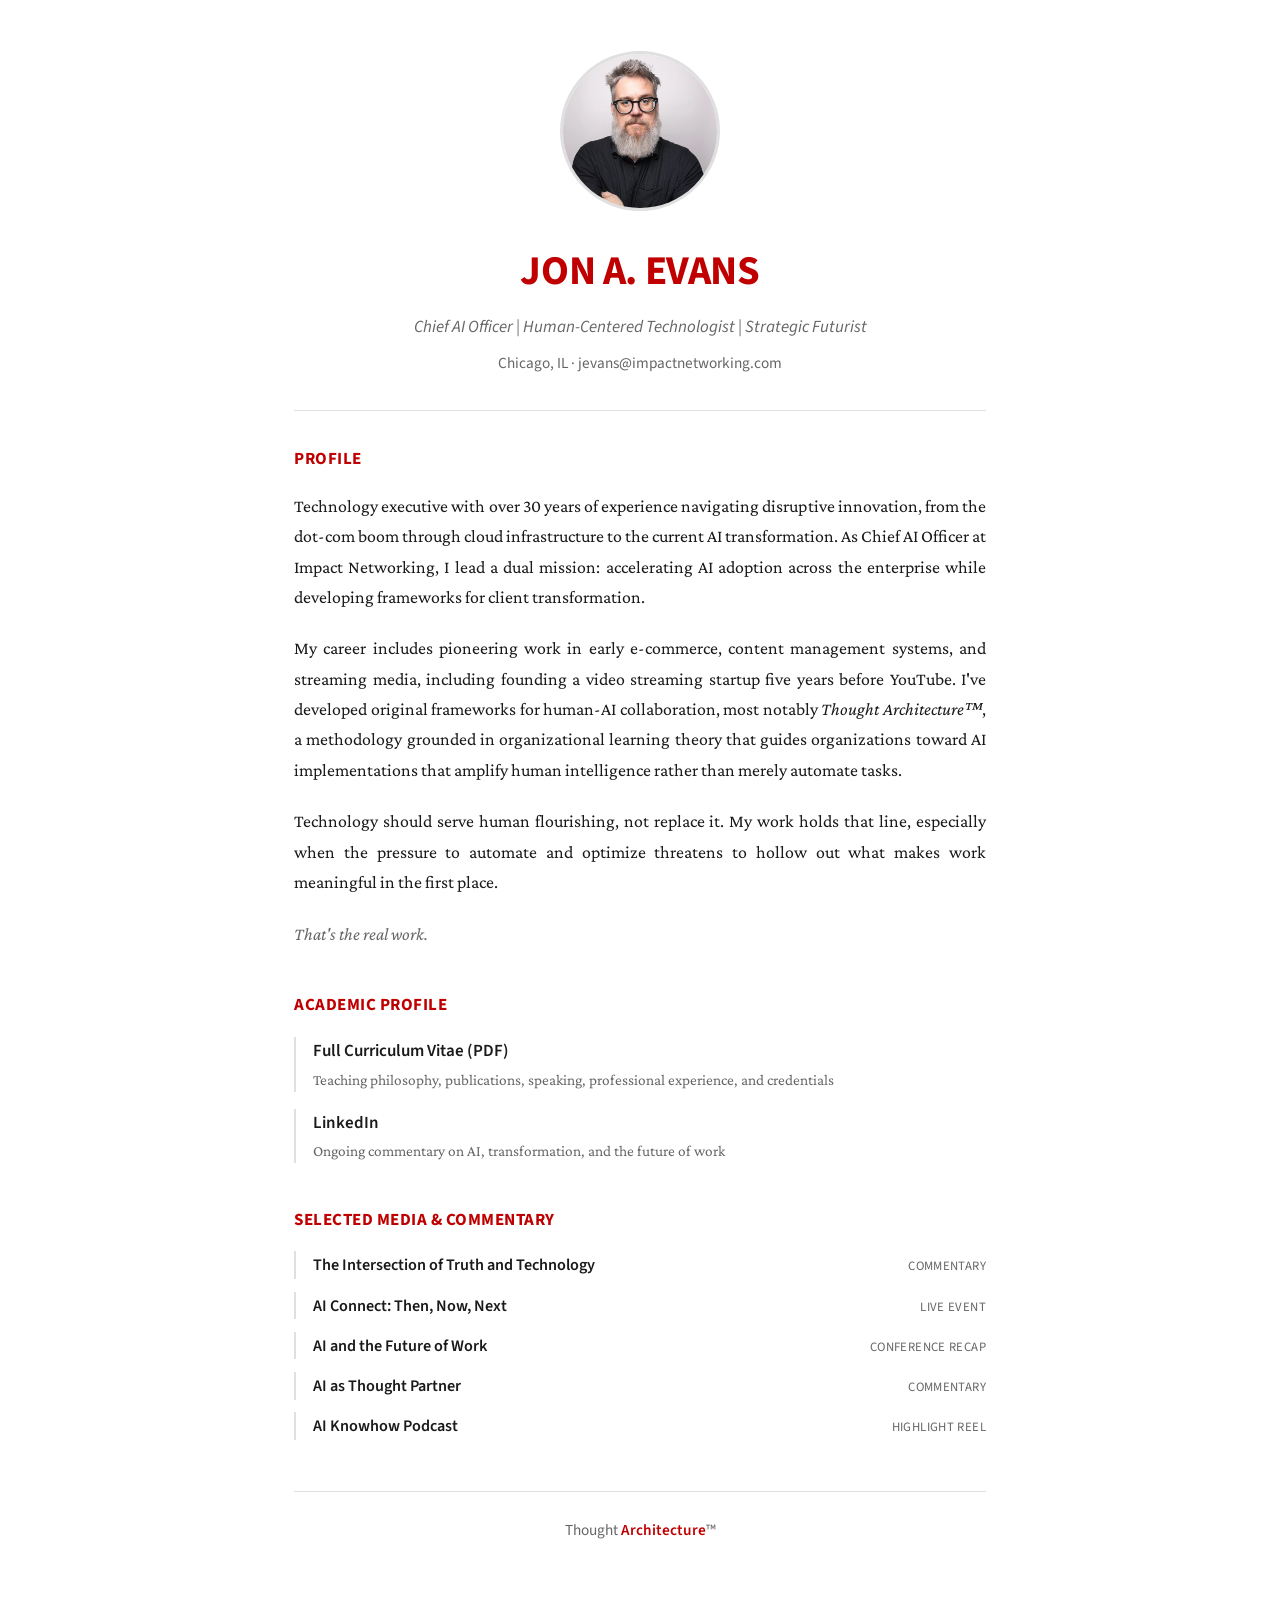
<file: bio/index.html>
<!DOCTYPE html>
<html lang="en">
<head>
  <meta charset="UTF-8">
  <meta name="viewport" content="width=device-width, initial-scale=1.0">
  <title>Jon Evans | Thought Architecture</title>
  <link rel="preconnect" href="https://fonts.googleapis.com">
  <link rel="preconnect" href="https://fonts.gstatic.com" crossorigin>
  <link href="https://fonts.googleapis.com/css2?family=Crimson+Pro:ital,wght@0,400;0,600;1,400&family=Source+Sans+3:wght@400;600;700&display=swap" rel="stylesheet">
  <link rel="icon" type="image/x-icon" href="/bio/favicon.ico">
  <style>
    :root {
      --color-bg: #ffffff;
      --color-text: #1a1a1a;
      --color-text-muted: #666666;
      --color-accent: #c00000;
      --color-border: #e0e0e0;
      --color-bg-subtle: #f8f8f8;
      --font-serif: 'Crimson Pro', Cambria, Georgia, serif;
      --font-sans: 'Source Sans 3', Calibri, -apple-system, sans-serif;
    }

    * {
      margin: 0;
      padding: 0;
      box-sizing: border-box;
    }

    html {
      font-size: 17px;
    }

    body {
      font-family: var(--font-serif);
      background: var(--color-bg);
      color: var(--color-text);
      line-height: 1.7;
      min-height: 100vh;
    }

    .container {
      max-width: 760px;
      margin: 0 auto;
      padding: 3rem 2rem 4rem;
    }

    /* Header */
    header {
      text-align: center;
      margin-bottom: 2rem;
    }

    .portrait {
      width: 160px;
      height: 160px;
      border-radius: 50%;
      overflow: hidden;
      margin: 0 auto 1.5rem;
      border: 3px solid var(--color-border);
    }

    .portrait img {
      width: 100%;
      height: 100%;
      object-fit: cover;
      object-position: center top;
    }

    header h1 {
      font-family: var(--font-sans);
      font-size: 2.4rem;
      font-weight: 700;
      color: var(--color-accent);
      letter-spacing: -0.01em;
      margin-bottom: 0.4rem;
    }

    header .tagline {
      font-family: var(--font-sans);
      font-size: 1rem;
      font-style: italic;
      color: var(--color-text-muted);
    }

    header .contact {
      font-family: var(--font-sans);
      font-size: 0.9rem;
      color: var(--color-text-muted);
      margin-top: 0.5rem;
    }

    header .contact a {
      color: var(--color-text-muted);
      text-decoration: none;
    }

    header .contact a:hover {
      color: var(--color-accent);
    }

    /* Divider */
    hr {
      border: none;
      border-top: 1px solid var(--color-border);
      margin: 2rem 0;
    }

    /* Section headings */
    h2 {
      font-family: var(--font-sans);
      font-size: 1rem;
      font-weight: 700;
      color: var(--color-accent);
      text-transform: uppercase;
      letter-spacing: 0.03em;
      margin-bottom: 1rem;
    }

    /* Profile section */
    .profile p {
      margin-bottom: 1.25rem;
      text-align: justify;
      font-size: 1.05rem;
    }

    .profile em {
      font-style: italic;
    }

    .profile .closing {
      font-style: italic;
      color: var(--color-text-muted);
      margin-top: 0.25rem;
      margin-bottom: 0;
    }

    /* Links section */
    .links-section {
      margin-top: 2.5rem;
    }

    .links-list {
      list-style: none;
    }

    .links-list li {
      margin-bottom: 1rem;
      padding-left: 1rem;
      border-left: 2px solid var(--color-border);
    }

    .links-list li:hover {
      border-left-color: var(--color-accent);
    }

    .links-list a {
      text-decoration: none;
      color: var(--color-text);
      display: block;
    }

    .links-list .link-title {
      font-family: var(--font-sans);
      font-weight: 600;
      font-size: 1rem;
      margin-bottom: 0.15rem;
    }

    .links-list .link-title:hover {
      color: var(--color-accent);
    }

    .links-list .link-desc {
      font-size: 0.9rem;
      color: var(--color-text-muted);
      line-height: 1.5;
    }

    /* Media section */
    .media-section {
      margin-top: 2.5rem;
    }

    .media-list {
      list-style: none;
    }

    .media-list li {
      margin-bottom: 0.75rem;
      padding-left: 1rem;
      border-left: 2px solid var(--color-border);
    }

    .media-list li:hover {
      border-left-color: var(--color-accent);
    }

    .media-list a {
      text-decoration: none;
      color: var(--color-text);
      display: flex;
      justify-content: space-between;
      align-items: baseline;
      gap: 1rem;
    }

    .media-list .media-title {
      font-family: var(--font-sans);
      font-weight: 600;
      font-size: 0.95rem;
    }

    .media-list .media-title:hover {
      color: var(--color-accent);
    }

    .media-list .media-type {
      font-family: var(--font-sans);
      font-size: 0.75rem;
      color: var(--color-text-muted);
      text-transform: uppercase;
      letter-spacing: 0.03em;
      flex-shrink: 0;
    }

    /* Footer */
    footer {
      margin-top: 3rem;
      padding-top: 1.5rem;
      border-top: 1px solid var(--color-border);
      text-align: center;
    }

    footer .brand {
      font-family: var(--font-sans);
      font-size: 0.9rem;
      color: var(--color-text-muted);
    }

    footer .brand span {
      color: var(--color-accent);
      font-weight: 600;
    }

    /* Mobile */
    @media (max-width: 600px) {
      html {
        font-size: 16px;
      }

      .container {
        padding: 2rem 1.5rem 3rem;
      }

      .portrait {
        width: 130px;
        height: 130px;
      }

      header h1 {
        font-size: 2rem;
      }

      .media-list a {
        flex-direction: column;
        gap: 0.2rem;
      }

      .media-list .media-type {
        font-size: 0.7rem;
      }
    }
  </style>
</head>
<body>
  <div class="container">
    <header>
      <div class="portrait">
        <img src="/bio/jon-evans.png" alt="Jon Evans">
      </div>
      <h1>JON A. EVANS</h1>
      <p class="tagline">Chief AI Officer | Human-Centered Technologist | Strategic Futurist</p>
      <p class="contact">Chicago, IL · <a href="mailto:jevans@impactnetworking.com">jevans@impactnetworking.com</a></p>
    </header>

    <hr>

    <section class="profile">
      <h2>Profile</h2>
      <p>Technology executive with over 30 years of experience navigating disruptive innovation, from the dot-com boom through cloud infrastructure to the current AI transformation. As Chief AI Officer at Impact Networking, I lead a dual mission: accelerating AI adoption across the enterprise while developing frameworks for client transformation.</p>
      
      <p>My career includes pioneering work in early e-commerce, content management systems, and streaming media, including founding a video streaming startup five years before YouTube. I've developed original frameworks for human-AI collaboration, most notably <em>Thought Architecture™</em>, a methodology grounded in organizational learning theory that guides organizations toward AI implementations that amplify human intelligence rather than merely automate tasks.</p>
      
      <p>Technology should serve human flourishing, not replace it. My work holds that line, especially when the pressure to automate and optimize threatens to hollow out what makes work meaningful in the first place.</p>
      
      <p class="closing">That's the real work.</p>
    </section>

    <section class="links-section">
      <h2>Academic Profile</h2>
      <ul class="links-list">
        <li>
          <a href="/bio/Jon_Evans_Academic_Profile_Red.pdf" target="_blank" rel="noopener">
            <div class="link-title">Full Curriculum Vitae (PDF)</div>
            <div class="link-desc">Teaching philosophy, publications, speaking, professional experience, and credentials</div>
          </a>
        </li>
        <li>
          <a href="https://linkedin.com/in/jonevans666" target="_blank" rel="noopener">
            <div class="link-title">LinkedIn</div>
            <div class="link-desc">Ongoing commentary on AI, transformation, and the future of work</div>
          </a>
        </li>
      </ul>
    </section>

    <section class="media-section">
      <h2>Selected Media & Commentary</h2>
      <ul class="media-list">
        <li>
          <a href="https://www.linkedin.com/posts/jonevans666_ai-digitalliteracy-generativeai-activity-7207074369980821504-y3YZ" target="_blank" rel="noopener">
            <span class="media-title">The Intersection of Truth and Technology</span>
            <span class="media-type">Commentary</span>
          </a>
        </li>
        <li>
          <a href="https://www.linkedin.com/events/7338637322814464000/" target="_blank" rel="noopener">
            <span class="media-title">AI Connect: Then, Now, Next</span>
            <span class="media-type">Live Event</span>
          </a>
        </li>
        <li>
          <a href="https://www.linkedin.com/posts/jonevans666_ai-futureofwork-thoughtarchitecture-activity-7331426484970053632-u-cS" target="_blank" rel="noopener">
            <span class="media-title">AI and the Future of Work</span>
            <span class="media-type">Conference Recap</span>
          </a>
        </li>
        <li>
          <a href="https://www.linkedin.com/posts/jonevans666_thoughtarchitecture-ai-activity-7328472572914728960-DbWV" target="_blank" rel="noopener">
            <span class="media-title">AI as Thought Partner</span>
            <span class="media-type">Commentary</span>
          </a>
        </li>
        <li>
          <a href="https://www.linkedin.com/posts/knownwell_ai-podcast-artificialintelligence-activity-7252321043782975488-p5PH" target="_blank" rel="noopener">
            <span class="media-title">AI Knowhow Podcast</span>
            <span class="media-type">Highlight Reel</span>
          </a>
        </li>
      </ul>
    </section>

    <footer>
      <div class="brand">Thought <span>Architecture</span>™</div>
    </footer>
  </div>
</body>
</html>
</file>
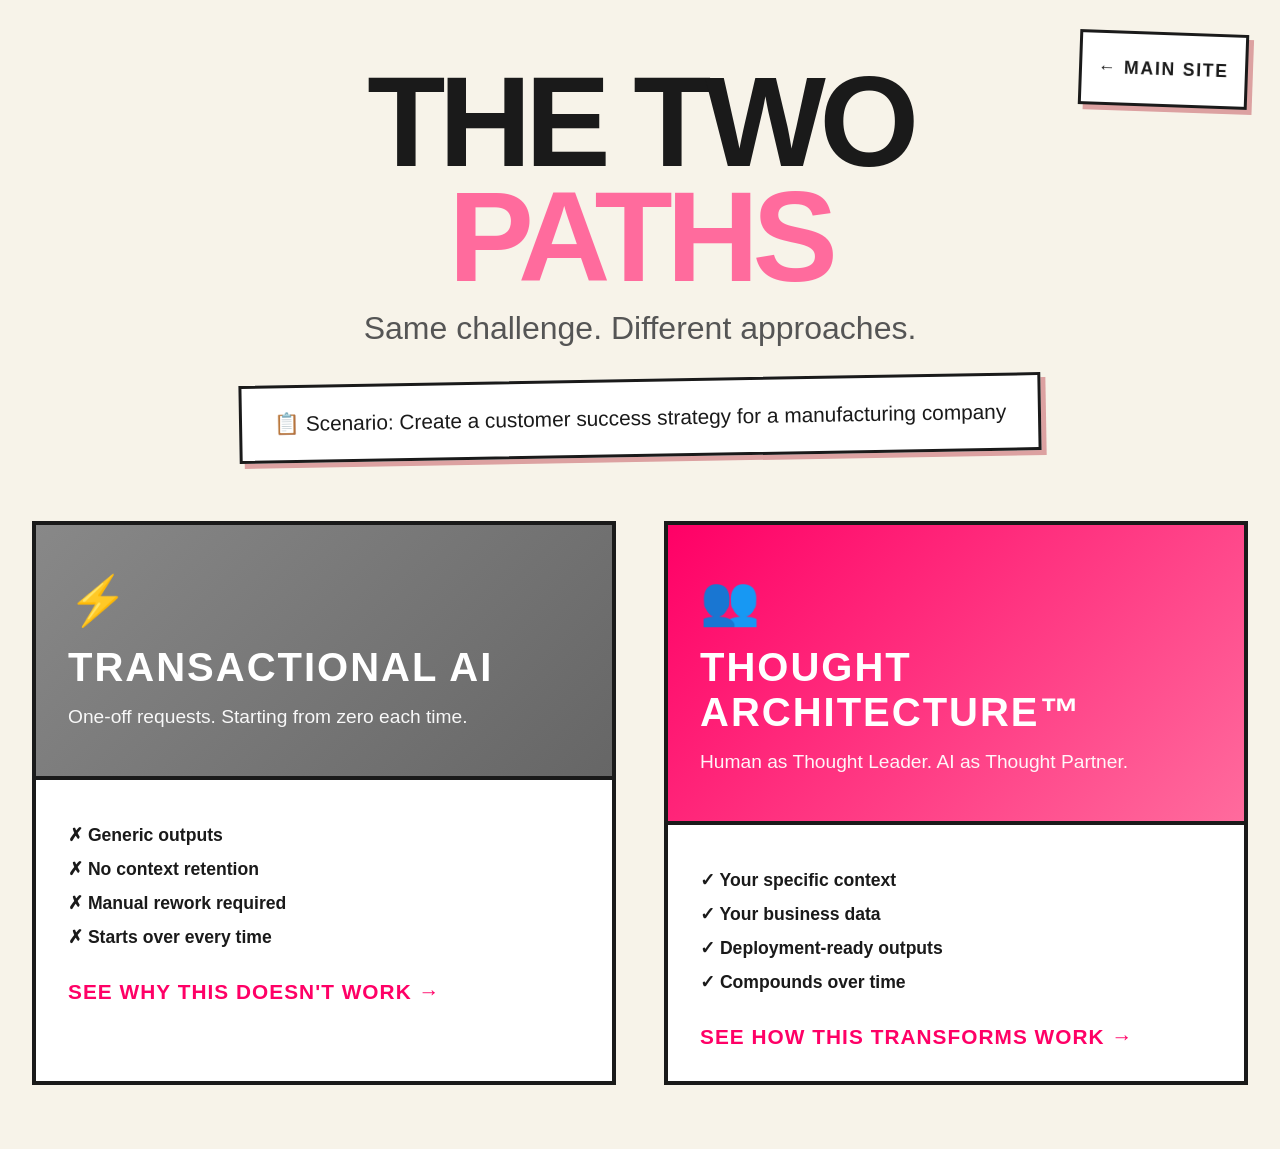
<file: demo.html>
<!DOCTYPE html>
<html lang="en">
<head>
    <meta charset="UTF-8">
    <meta name="viewport" content="width=device-width, initial-scale=1.0">
    <title>Interactive Demo - THOUGHT ARCHITECTURE™</title>
    <link rel="icon" type="image/x-icon" href="favicon.ico">
    <style>
        :root {
            --pink: #DCA1A1;
            --pink-bright: #FF6B9D;
            --cream: #F7F3E9;
            --grey: #555555;
            --black: #1A1A1A;
            --white: #FFFFFF;
            --red-accent: #FF0066;
        }

        * {
            margin: 0;
            padding: 0;
            box-sizing: border-box;
        }

        body {
            font-family: -apple-system, BlinkMacSystemFont, 'Segoe UI', 'Inter', 'Helvetica Neue', Arial, sans-serif;
            background: var(--cream);
            color: var(--black);
            overflow-x: hidden;
            min-height: 100vh;
        }

        /* NAVIGATION */
        .nav-container {
            position: fixed;
            top: 2rem;
            right: 2rem;
            z-index: 1000;
            background: var(--white);
            padding: 1rem;
            border: 3px solid var(--black);
            transform: rotate(2deg);
            box-shadow: 5px 5px 0 var(--pink);
        }

        .nav-link {
            display: block;
            text-decoration: none;
            color: var(--black);
            font-weight: 600;
            font-size: 1.1rem;
            margin: 0.5rem 0;
            text-transform: uppercase;
            letter-spacing: 0.1em;
            transition: all 0.2s ease;
            position: relative;
        }

        .nav-link:hover {
            color: var(--red-accent);
            transform: translateX(10px);
        }

        .nav-link::before {
            content: '→';
            position: absolute;
            left: -20px;
            opacity: 0;
            transition: opacity 0.2s ease;
        }

        .nav-link:hover::before {
            opacity: 1;
        }

        /* PAGE CONTAINER */
        .demo-page {
            min-height: 100vh;
            padding: 4rem 2rem;
            position: relative;
        }

        .demo-container {
            max-width: 1400px;
            margin: 0 auto;
        }

        /* HEADER */
        .demo-header {
            text-align: center;
            margin-bottom: 4rem;
            position: relative;
        }

        .mega-title {
            font-size: clamp(3rem, 10vw, 8rem);
            font-weight: 800;
            line-height: 0.9;
            text-transform: uppercase;
            letter-spacing: -0.05em;
            color: var(--black);
        }

        .mega-title.pink {
            color: var(--pink-bright);
        }

        .mega-title.red {
            color: var(--red-accent);
        }

        .demo-subtitle {
            font-size: clamp(1.2rem, 3vw, 2rem);
            font-weight: 400;
            margin-top: 1rem;
            color: var(--grey);
        }

        .demo-scenario {
            font-size: 1.3rem;
            margin-top: 2rem;
            padding: 1.5rem 2rem;
            background: var(--white);
            border: 3px solid var(--black);
            display: inline-block;
            transform: rotate(-1deg);
            box-shadow: 5px 5px 0 var(--pink);
        }

        /* PATH SELECTION GRID */
        .path-grid {
            display: grid;
            grid-template-columns: repeat(2, 1fr);
            gap: 3rem;
            margin-top: 3rem;
        }

        .path-card {
            background: var(--white);
            border: 4px solid var(--black);
            padding: 0;
            cursor: pointer;
            transition: all 0.3s ease;
            transform: rotate(0deg);
        }

        .path-card:hover {
            transform: translateY(-10px) rotate(-1deg);
            box-shadow: 10px 10px 0 var(--pink);
        }

        .path-card.transactional:hover {
            box-shadow: 10px 10px 0 var(--grey);
        }

        .path-header {
            padding: 3rem 2rem;
            color: var(--white);
            border-bottom: 4px solid var(--black);
        }

        .path-card.transactional .path-header {
            background: linear-gradient(135deg, #888888, #666666);
        }

        .path-card.thoughtarch .path-header {
            background: linear-gradient(135deg, var(--red-accent), var(--pink-bright));
        }

        .path-icon {
            font-size: 3rem;
            margin-bottom: 1rem;
            display: block;
        }

        .path-title {
            font-size: 2.5rem;
            font-weight: 800;
            text-transform: uppercase;
            letter-spacing: 0.05em;
            margin-bottom: 1rem;
        }

        .path-subtitle {
            font-size: 1.2rem;
            opacity: 0.95;
        }

        .path-body {
            padding: 2rem;
        }

        .path-features {
            margin-bottom: 2rem;
        }

        .path-features p {
            font-size: 1.1rem;
            margin: 0.8rem 0;
            font-weight: 600;
            color: var(--black);
        }

        .path-cta {
            font-size: 1.3rem;
            font-weight: 700;
            color: var(--red-accent);
            text-transform: uppercase;
            letter-spacing: 0.05em;
        }

        /* STEP VIEW */
        .step-view {
            display: none;
        }

        .step-view.active {
            display: block;
        }

        .step-header {
            background: var(--white);
            border: 3px solid var(--black);
            padding: 2rem;
            margin-bottom: 2rem;
            transform: rotate(-0.5deg);
            box-shadow: 6px 6px 0 var(--pink);
        }

        .step-nav {
            display: flex;
            justify-content: space-between;
            align-items: center;
            margin-bottom: 1rem;
        }

        .back-button {
            background: none;
            border: 2px solid var(--black);
            padding: 0.8rem 1.5rem;
            cursor: pointer;
            font-weight: 700;
            font-size: 1rem;
            text-transform: uppercase;
            transition: all 0.2s ease;
        }

        .back-button:hover {
            background: var(--black);
            color: var(--white);
        }

        .step-controls {
            display: flex;
            gap: 1rem;
        }

        .btn {
            padding: 1rem 2rem;
            border: 3px solid var(--black);
            background: var(--white);
            cursor: pointer;
            font-weight: 700;
            font-size: 1rem;
            text-transform: uppercase;
            letter-spacing: 0.05em;
            transition: all 0.3s ease;
        }

        .btn:hover {
            transform: translateY(-3px);
            box-shadow: 4px 4px 0 var(--black);
        }

        .btn-primary {
            background: var(--red-accent);
            color: var(--white);
            border-color: var(--black);
        }

        .btn-primary:hover {
            background: #CC0052;
        }

        .btn-grey {
            background: var(--grey);
            color: var(--white);
        }

        /* NEXT STEP BUTTON */
        .next-step-button {
            position: relative;
            margin: 3rem 0 2rem auto;
            width: fit-content;
            background: var(--white);
            padding: 1.2rem 2rem;
            border: 3px solid var(--black);
            transform: rotate(-2deg);
            box-shadow: 5px 5px 0 var(--pink);
            cursor: pointer;
            font-weight: 700;
            font-size: 1.1rem;
            text-transform: uppercase;
            letter-spacing: 0.1em;
            transition: all 0.3s ease;
        }

        .next-step-button:hover {
            transform: rotate(-2deg) translateY(-3px);
            box-shadow: 7px 7px 0 var(--pink);
        }

        .next-step-button.primary {
            background: var(--red-accent);
            color: var(--white);
        }

        .next-step-button.primary:hover {
            box-shadow: 7px 7px 0 var(--pink-bright);
        }

        .next-step-button.grey {
            background: var(--grey);
            color: var(--white);
        }

        .step-title-section h1 {
            font-size: 3rem;
            font-weight: 800;
            text-transform: uppercase;
            letter-spacing: 0.05em;
            margin-bottom: 0.5rem;
        }

        .step-subtitle {
            font-size: 1.2rem;
            color: var(--grey);
        }

        /* STEP CARD */
        .step-card {
            background: var(--white);
            border: 4px solid var(--black);
            margin-bottom: 2rem;
            overflow: hidden;
        }

        .step-card-header {
            padding: 2rem;
            background: var(--cream);
            border-bottom: 3px solid var(--black);
        }

        .step-card-header.gradient {
            background: linear-gradient(135deg, var(--red-accent), var(--pink-bright));
            color: var(--white);
        }

        .step-phase {
            font-size: 2rem;
            font-weight: 900;
            text-transform: uppercase;
            letter-spacing: 0.1em;
            margin-bottom: 0.5rem;
        }

        .step-label {
            font-size: 1.5rem;
            font-weight: 600;
        }

        .step-number {
            font-size: 1.5rem;
            font-weight: 700;
            margin-bottom: 1rem;
        }

        .step-time {
            font-family: 'Courier New', monospace;
            font-size: 1rem;
            color: var(--grey);
        }

        .step-content {
            padding: 2rem;
        }

        /* MESSAGES */
        .message {
            padding: 1.5rem;
            margin: 1.5rem 0;
            border-left: 6px solid var(--black);
            background: var(--cream);
        }

        .message-label {
            font-size: 0.8rem;
            font-weight: 800;
            letter-spacing: 0.1em;
            margin-bottom: 1rem;
            text-transform: uppercase;
        }

        .message-text {
            font-size: 1.1rem;
            line-height: 1.7;
            white-space: pre-line;
        }

        .message-large {
            font-size: 1.4rem;
            font-weight: 600;
        }

        .message.user {
            background: rgba(220, 161, 161, 0.2);
            border-left-color: var(--pink-bright);
        }

        .message.user .message-label {
            color: var(--pink-bright);
        }

        .message.ai-thinking {
            background: #f5f5f5;
            border-left-color: var(--grey);
            font-style: italic;
        }

        .message.ai-output {
            background: #f9f9f9;
            border-left-color: var(--grey);
            font-family: 'Courier New', monospace;
        }

        .message.problem {
            background: rgba(255, 0, 102, 0.1);
            border-left-color: var(--red-accent);
        }

        .message.problem .message-label,
        .message.problem .message-text {
            color: var(--red-accent);
            font-weight: 700;
        }

        .message.happening {
            background: rgba(220, 161, 161, 0.2);
            border-left-color: var(--pink-bright);
        }

        .message.ai-role {
            background: rgba(220, 161, 161, 0.15);
            border-left-color: var(--pink);
        }

        .message.human-role {
            background: rgba(255, 0, 102, 0.1);
            border-left-color: var(--red-accent);
        }

        .message.success {
            background: rgba(16, 185, 129, 0.1);
            border-left-color: #10b981;
        }

        .message.success .message-label {
            color: #10b981;
        }

        .message.memory {
            background: rgba(168, 85, 247, 0.1);
            border-left-color: #a855f7;
        }

        .message.memory .message-label {
            color: #a855f7;
        }

        .message.output {
            background: linear-gradient(135deg, rgba(255, 0, 102, 0.1), rgba(220, 161, 161, 0.1));
            border: 3px solid var(--red-accent);
            border-left-width: 6px;
        }

        .message.output .message-text {
            font-size: 1.3rem;
            font-weight: 700;
        }

        /* CONTEXT SECTION */
        .context-section {
            margin: 2rem 0;
        }

        .context-title {
            font-size: 1rem;
            font-weight: 800;
            text-transform: uppercase;
            letter-spacing: 0.1em;
            margin-bottom: 1rem;
            color: var(--grey);
        }

        .context-grid {
            display: grid;
            grid-template-columns: repeat(2, 1fr);
            gap: 1rem;
        }

        .context-card {
            background: rgba(220, 161, 161, 0.1);
            border: 3px solid var(--pink);
            padding: 1.5rem;
            display: flex;
            gap: 1rem;
            align-items: flex-start;
        }

        .context-icon {
            font-size: 2rem;
            flex-shrink: 0;
        }

        .context-logo {
            width: 40px;
            height: 40px;
            object-fit: contain;
            flex-shrink: 0;
        }

        .context-label {
            font-weight: 700;
            font-size: 1rem;
            margin-bottom: 0.5rem;
        }

        .context-detail {
            font-size: 0.9rem;
            color: var(--grey);
            line-height: 1.5;
        }

        /* RESULT CARD */
        .result-card {
            background: var(--white);
            border: 4px solid var(--black);
            padding: 3rem;
            margin-top: 2rem;
            transform: rotate(-0.5deg);
            box-shadow: 8px 8px 0 var(--pink);
        }

        .result-title {
            font-size: 3rem;
            font-weight: 800;
            text-transform: uppercase;
            letter-spacing: 0.05em;
            margin-bottom: 1.5rem;
            color: var(--red-accent);
        }

        .result-text {
            font-size: 1.3rem;
            line-height: 1.7;
            margin-bottom: 1.5rem;
        }

        .result-conclusion {
            font-size: 1.5rem;
            font-weight: 700;
            color: var(--red-accent);
            margin-bottom: 2rem;
            padding: 1rem 0;
            border-top: 3px solid var(--black);
            border-bottom: 3px solid var(--black);
        }

        .result-quote {
            background: var(--cream);
            padding: 2rem;
            border-left: 6px solid var(--red-accent);
            font-size: 1.5rem;
            font-style: italic;
            font-weight: 600;
            text-align: center;
            margin-top: 2rem;
        }

        /* RESPONSIVE */
        @media (max-width: 1024px) {
            .path-grid {
                grid-template-columns: 1fr;
            }

            .context-grid {
                grid-template-columns: 1fr;
            }

            .nav-container {
                position: relative;
                top: 0;
                right: 0;
                margin-bottom: 2rem;
                transform: rotate(0deg);
            }

            .mega-title {
                font-size: 3rem;
            }
        }

        @media (max-width: 768px) {
            .demo-page {
                padding: 2rem 1rem;
            }

            .step-nav {
                flex-direction: column;
                gap: 1rem;
                align-items: stretch;
            }

            .step-controls {
                flex-direction: column;
            }

            .path-header {
                padding: 2rem 1.5rem;
            }

            .path-title {
                font-size: 2rem;
            }
        }

        /* ANIMATIONS */
        @keyframes slideIn {
            from {
                opacity: 0;
                transform: translateY(30px);
            }
            to {
                opacity: 1;
                transform: translateY(0);
            }
        }

        .animate-in {
            animation: slideIn 0.6s ease-out;
        }
    </style>
</head>
<body>
    <!-- NAVIGATION -->
    <nav class="nav-container">
        <a href="index.html" class="nav-link">← MAIN SITE</a>
    </nav>

    <!-- MAIN CONTAINER -->
    <div class="demo-page">
        <div class="demo-container">
            <!-- PATH SELECTION VIEW -->
            <div id="selection-view" class="selection-view">
                <div class="demo-header">
                    <h1 class="mega-title">THE TWO</h1>
                    <h1 class="mega-title pink">PATHS</h1>
                    <p class="demo-subtitle">Same challenge. Different approaches.</p>
                    <div class="demo-scenario">
                        📋 Scenario: Create a customer success strategy for a manufacturing company
                    </div>
                </div>

                <div class="path-grid">
                    <!-- TRANSACTIONAL PATH -->
                    <div class="path-card transactional" onclick="selectPath('transactional')">
                        <div class="path-header">
                            <span class="path-icon">⚡</span>
                            <h2 class="path-title">Transactional AI</h2>
                            <p class="path-subtitle">One-off requests. Starting from zero each time.</p>
                        </div>
                        <div class="path-body">
                            <div class="path-features">
                                <p>✗ Generic outputs</p>
                                <p>✗ No context retention</p>
                                <p>✗ Manual rework required</p>
                                <p>✗ Starts over every time</p>
                            </div>
                            <div class="path-cta">See why this doesn't work →</div>
                        </div>
                    </div>

                    <!-- THOUGHT ARCHITECTURE PATH -->
                    <div class="path-card thoughtarch" onclick="selectPath('thoughtarch')">
                        <div class="path-header">
                            <span class="path-icon">👥</span>
                            <h2 class="path-title">Thought Architecture™</h2>
                            <p class="path-subtitle">Human as Thought Leader. AI as Thought Partner.</p>
                        </div>
                        <div class="path-body">
                            <div class="path-features">
                                <p>✓ Your specific context</p>
                                <p>✓ Your business data</p>
                                <p>✓ Deployment-ready outputs</p>
                                <p>✓ Compounds over time</p>
                            </div>
                            <div class="path-cta">See how this transforms work →</div>
                        </div>
                    </div>
                </div>
            </div>

            <!-- TRANSACTIONAL STEP VIEW -->
            <div id="transactional-view" class="step-view">
                <!-- Dynamically populated by JavaScript -->
            </div>

            <!-- THOUGHT ARCHITECTURE STEP VIEW -->
            <div id="thoughtarch-view" class="step-view">
                <!-- Dynamically populated by JavaScript -->
            </div>
        </div>
    </div>

    <script>
        // STATE MANAGEMENT
        const state = {
            currentPath: null,
            currentStep: 0
        };

        // DATA
        const transactionalSteps = [
            {
                label: "You ask AI for help",
                userPrompt: "Create a customer success strategy for my manufacturing company",
                aiThinking: "Accessing general knowledge base...",
                aiOutput: "Here's a generic customer success strategy:\n\n1. Onboard new customers effectively\n2. Track key metrics and KPIs\n3. Send regular satisfaction surveys\n4. Provide excellent support\n5. Build long-term relationships",
                problem: "This is generic advice. It doesn't know anything about YOUR company, YOUR customers, or YOUR industry constraints."
            },
            {
                label: "You realize it's too generic",
                userPrompt: "No, I need something specific to manufacturing",
                aiThinking: "Searching general manufacturing knowledge...",
                aiOutput: "Here's a manufacturing-focused approach:\n\n1. Focus on equipment uptime\n2. Track production metrics\n3. Ensure quality standards\n4. Maintain supply chain reliability\n5. Provide technical documentation",
                problem: "Still generic. The AI has no memory of your previous question. It's starting from zero again."
            },
            {
                label: "You try to add more context",
                userPrompt: "We're a $50M precision parts manufacturer with 200 customers, average order value $25K, dealing with quality consistency issues",
                aiThinking: "Processing new information...",
                aiOutput: "Based on your description:\n\n1. Implement quality control checkpoints\n2. Develop customer communication protocols\n3. Create escalation procedures\n4. Track defect rates\n5. Build feedback loops",
                problem: "Better, but you had to manually provide all context. And if you start a new conversation tomorrow, you'll have to do it all over again."
            },
            {
                label: "You give up and do it yourself",
                userPrompt: "",
                aiThinking: "",
                aiOutput: "You spend 3 hours manually crafting the strategy using your internal documents, customer data, and industry knowledge.",
                problem: "The AI became more work than it was worth. You're back to doing everything manually."
            }
        ];

        const thoughtArchSteps = [
            {
                phase: "01 — Intention",
                label: "Design the Partnership",
                detail: "You define what AI should handle vs. what requires your expertise",
                contextAdded: [],
                aiRole: "AI will: Analyze customer data patterns, identify trends, draft frameworks",
                humanRole: "You will: Define success criteria, validate strategic fit, add creative positioning",
                output: "Partnership roles are clear. AI handles data processing. You handle strategic judgment."
            },
            {
                phase: "02 — Context",
                label: "Structure the Information",
                detail: "AI receives your specific business context, not just generic knowledge",
                contextAdded: [
                    { icon: "🏢", label: "Company Profile", detail: "$50M precision parts manufacturer, 200 customers" },
                    { icon: "📄", label: "Recent Documents", detail: "Q3 customer feedback report, quality audit findings" },
                    { icon: "💾", label: "Customer Data", detail: "Order history, defect rates, support tickets" },
                    { icon: "📈", label: "Current Challenges", detail: "Quality consistency issues, 15% repeat defect rate" }
                ],
                aiRole: "AI now understands: Your company size, customer base, current challenges, recent performance data",
                humanRole: "You provided: Business constraints, goals, available resources, strategic priorities",
                output: "AI has built a complete picture of YOUR situation. Not generic knowledge—your specific context."
            },
            {
                phase: "03 — Synthesize",
                label: "Combine AI Capability with Human Judgment",
                detail: "AI processes your data and generates insights. You validate and refine.",
                contextAdded: [],
                aiAnalysis: "• Identified pattern: 80% of defects occur in 3 specific product lines\n• Found correlation: Customers with proactive communication have 45% lower churn\n• Generated framework: 4-tier customer success model based on order value and complexity",
                humanRefinement: "You adjusted:\n• Prioritized the 3 high-defect product lines for immediate action\n• Added quarterly business reviews for top 20% of customers\n• Incorporated your team's capacity constraints",
                output: "The strategy combines AI's pattern recognition with your strategic insight and operational reality."
            },
            {
                phase: "04 — Deliver",
                label: "Create Tangible Value",
                detail: "You get a deployment-ready strategy that builds institutional memory",
                finalOutput: "✓ Customer Success Strategy (customized for your business)\n✓ Implementation timeline with your team's capacity\n✓ Success metrics tied to your actual data\n✓ Action items for the 3 high-defect product lines\n✓ Quarterly business review template for top customers",
                memory: "Next time you work with AI:\n• It remembers this context\n• Builds on this foundation\n• Gets better with each interaction\n• Compounds your institutional knowledge",
                output: "95% deployment-ready. Your team can start executing Monday. And the context is saved for next time."
            },
            {
                phase: "05 — Technology",
                label: "How Frontier AI Models Enable This",
                detail: "Leading AI platforms have built features specifically for context awareness and institutional memory",
                contextAdded: [
                    { logo: "ThoughtArchitectureDemo/public/assets/Claude_logo.png", label: "Claude Projects", detail: "200K context window, custom instructions, project knowledge base" },
                    { logo: "ThoughtArchitectureDemo/public/assets/openAI_logo.png", label: "ChatGPT Projects", detail: "Project-only memory, file uploads, isolated context per workspace" },
                    { logo: "ThoughtArchitectureDemo/public/assets/Microsoft_Copilot_Logo.png", label: "Copilot Notebooks", detail: "M365 integration, real-time updates, SharePoint-backed storage" },
                    { logo: "ThoughtArchitectureDemo/public/assets/Google_logo.svg.webp", label: "NotebookLM", detail: "50 sources per notebook, citation-backed responses, no hallucinations" }
                ],
                aiRole: "These platforms provide:\n• Persistent context across conversations\n• File and document integration\n• Team collaboration on shared knowledge\n• Memory isolation between projects\n• Automatic context expansion (RAG)",
                humanRole: "You choose the right tool:\n• Claude for long-form analysis and reasoning\n• ChatGPT for conversational workflows\n• Copilot for Microsoft 365 integration\n• NotebookLM for research and citation needs",
                output: "This isn't theoretical. Every major AI platform now supports Thought Architecture workflows."
            }
        ];

        // NAVIGATION FUNCTIONS
        function selectPath(path) {
            state.currentPath = path;
            state.currentStep = 0;
            document.getElementById('selection-view').style.display = 'none';
            if (path === 'transactional') {
                renderTransactionalStep();
                document.getElementById('transactional-view').classList.add('active');
            } else {
                renderThoughtArchStep();
                document.getElementById('thoughtarch-view').classList.add('active');
            }
        }

        function backToSelection() {
            state.currentPath = null;
            state.currentStep = 0;
            document.getElementById('transactional-view').classList.remove('active');
            document.getElementById('thoughtarch-view').classList.remove('active');
            document.getElementById('selection-view').style.display = 'block';
            window.scrollTo({ top: 0, behavior: 'smooth' });
        }

        function nextStep() {
            const maxSteps = state.currentPath === 'transactional' ? 3 : 4;
            if (state.currentStep < maxSteps) {
                state.currentStep++;
                if (state.currentPath === 'transactional') {
                    renderTransactionalStep();
                } else {
                    renderThoughtArchStep();
                }
                window.scrollTo({ top: 0, behavior: 'smooth' });
            }
        }

        function resetSteps() {
            state.currentStep = 0;
            if (state.currentPath === 'transactional') {
                renderTransactionalStep();
            } else {
                renderThoughtArchStep();
            }
            window.scrollTo({ top: 0, behavior: 'smooth' });
        }

        // RENDER TRANSACTIONAL VIEW
        function renderTransactionalStep() {
            const step = transactionalSteps[state.currentStep];
            const container = document.getElementById('transactional-view');

            let html = `
                <div class="step-header animate-in">
                    <div class="step-nav">
                        <button class="back-button" onclick="backToSelection()">← Back to comparison</button>
                    </div>
                    <div class="step-title-section">
                        <h1>⚡ Transactional AI</h1>
                        <p class="step-subtitle">Watch what happens when you use AI as a simple tool</p>
                    </div>
                </div>

                <div class="step-card animate-in">
                    <div class="step-card-header">
                        <div class="step-number">Step ${state.currentStep + 1}: ${step.label}</div>
                        <div class="step-time">${state.currentStep * 3} minutes elapsed</div>
                    </div>
                    <div class="step-content">
                        ${step.userPrompt ? `
                            <div class="message user">
                                <div class="message-label">YOU</div>
                                <div class="message-text">${step.userPrompt}</div>
                            </div>
                        ` : ''}

                        ${step.aiThinking ? `
                            <div class="message ai-thinking">
                                <div class="message-label">⚡ AI THINKING</div>
                                <div class="message-text">${step.aiThinking}</div>
                            </div>
                        ` : ''}

                        <div class="message ai-output">
                            <div class="message-label">AI OUTPUT</div>
                            <div class="message-text">${step.aiOutput}</div>
                        </div>

                        <div class="message problem">
                            <div class="message-label">⚠️ THE PROBLEM</div>
                            <div class="message-text">${step.problem}</div>
                        </div>
                    </div>
                </div>

                ${state.currentStep >= 3 ? `
                    <div class="result-card animate-in">
                        <h3 class="result-title">The Result</h3>
                        <p class="result-text">
                            After 12+ minutes and multiple frustrating iterations, you gave up and did it yourself manually.
                        </p>
                        <p class="result-conclusion">
                            AI as a vending machine: You get what you ask for, but it's never quite right.
                        </p>
                        <button class="btn btn-primary" onclick="backToSelection()">Now see the Thought Architecture approach →</button>
                    </div>
                ` : ''}
            `;

            container.innerHTML = html;

            // Add next button if not on last step
            if (state.currentStep < 3) {
                const nextButton = document.createElement('button');
                nextButton.className = 'next-step-button grey';
                nextButton.textContent = 'Next Step →';
                nextButton.onclick = nextStep;
                container.appendChild(nextButton);
            }
        }

        // RENDER THOUGHT ARCHITECTURE VIEW
        function renderThoughtArchStep() {
            const step = thoughtArchSteps[state.currentStep];
            const container = document.getElementById('thoughtarch-view');

            let html = `
                <div class="step-header animate-in">
                    <div class="step-nav">
                        <button class="back-button" onclick="backToSelection()">← Back to comparison</button>
                    </div>
                    <div class="step-title-section">
                        <h1>👥 Thought Architecture™</h1>
                        <p class="step-subtitle">Watch how human expertise + AI capability = transformation</p>
                    </div>
                </div>

                <div class="step-card animate-in">
                    <div class="step-card-header gradient">
                        <div class="step-phase">${step.phase}</div>
                        <div class="step-label">${step.label}</div>
                    </div>
                    <div class="step-content">
                        <div class="message happening">
                            <div class="message-label">WHAT'S HAPPENING</div>
                            <div class="message-text message-large">${step.detail}</div>
                        </div>

                        ${step.contextAdded && step.contextAdded.length > 0 ? `
                            <div class="context-section">
                                <div class="context-title">Context Added to AI:</div>
                                <div class="context-grid">
                                    ${step.contextAdded.map(ctx => `
                                        <div class="context-card">
                                            ${ctx.logo ?
                                                `<img src="${ctx.logo}" alt="${ctx.label}" class="context-logo" onerror="this.style.display='none'">` :
                                                `<span class="context-icon">${ctx.icon}</span>`
                                            }
                                            <div>
                                                <div class="context-label">${ctx.label}</div>
                                                <div class="context-detail">${ctx.detail}</div>
                                            </div>
                                        </div>
                                    `).join('')}
                                </div>
                            </div>
                        ` : ''}

                        ${step.aiRole ? `
                            <div class="message ai-role">
                                <div class="message-label">🤖 AI ROLE</div>
                                <div class="message-text">${step.aiRole}</div>
                            </div>
                        ` : ''}

                        ${step.humanRole ? `
                            <div class="message human-role">
                                <div class="message-label">👤 YOUR ROLE</div>
                                <div class="message-text">${step.humanRole}</div>
                            </div>
                        ` : ''}

                        ${step.aiAnalysis ? `
                            <div class="message ai-role">
                                <div class="message-label">🤖 AI ANALYSIS (based on YOUR data)</div>
                                <div class="message-text">${step.aiAnalysis}</div>
                            </div>
                        ` : ''}

                        ${step.humanRefinement ? `
                            <div class="message human-role">
                                <div class="message-label">👤 YOUR STRATEGIC REFINEMENT</div>
                                <div class="message-text">${step.humanRefinement}</div>
                            </div>
                        ` : ''}

                        ${step.finalOutput ? `
                            <div class="message success">
                                <div class="message-label">📦 FINAL DELIVERABLE</div>
                                <div class="message-text">${step.finalOutput}</div>
                            </div>
                        ` : ''}

                        ${step.memory ? `
                            <div class="message memory">
                                <div class="message-label">💾 INSTITUTIONAL MEMORY</div>
                                <div class="message-text">${step.memory}</div>
                            </div>
                        ` : ''}

                        <div class="message output">
                            <div class="message-text">✓ ${step.output}</div>
                        </div>
                    </div>
                </div>

                ${state.currentStep >= 4 ? `
                    <div class="result-card animate-in">
                        <h3 class="result-title">The Transformation</h3>
                        <p class="result-text">
                            In the same amount of time, you have a deployment-ready strategy built on YOUR specific context, YOUR data, and YOUR expertise.
                        </p>
                        <p class="result-conclusion">
                            AI as a thought partner: You get what you need, and it gets better every time.
                        </p>
                        <div class="result-quote">
                            "One is a transaction. The other is transformation."
                        </div>
                    </div>
                ` : ''}
            `;

            container.innerHTML = html;

            // Add next button if not on last step
            if (state.currentStep < 4) {
                const nextButton = document.createElement('button');
                nextButton.className = 'next-step-button primary';
                nextButton.textContent = 'Next Step →';
                nextButton.onclick = nextStep;
                container.appendChild(nextButton);
            }
        }
    </script>
</body>
</html>
</file>
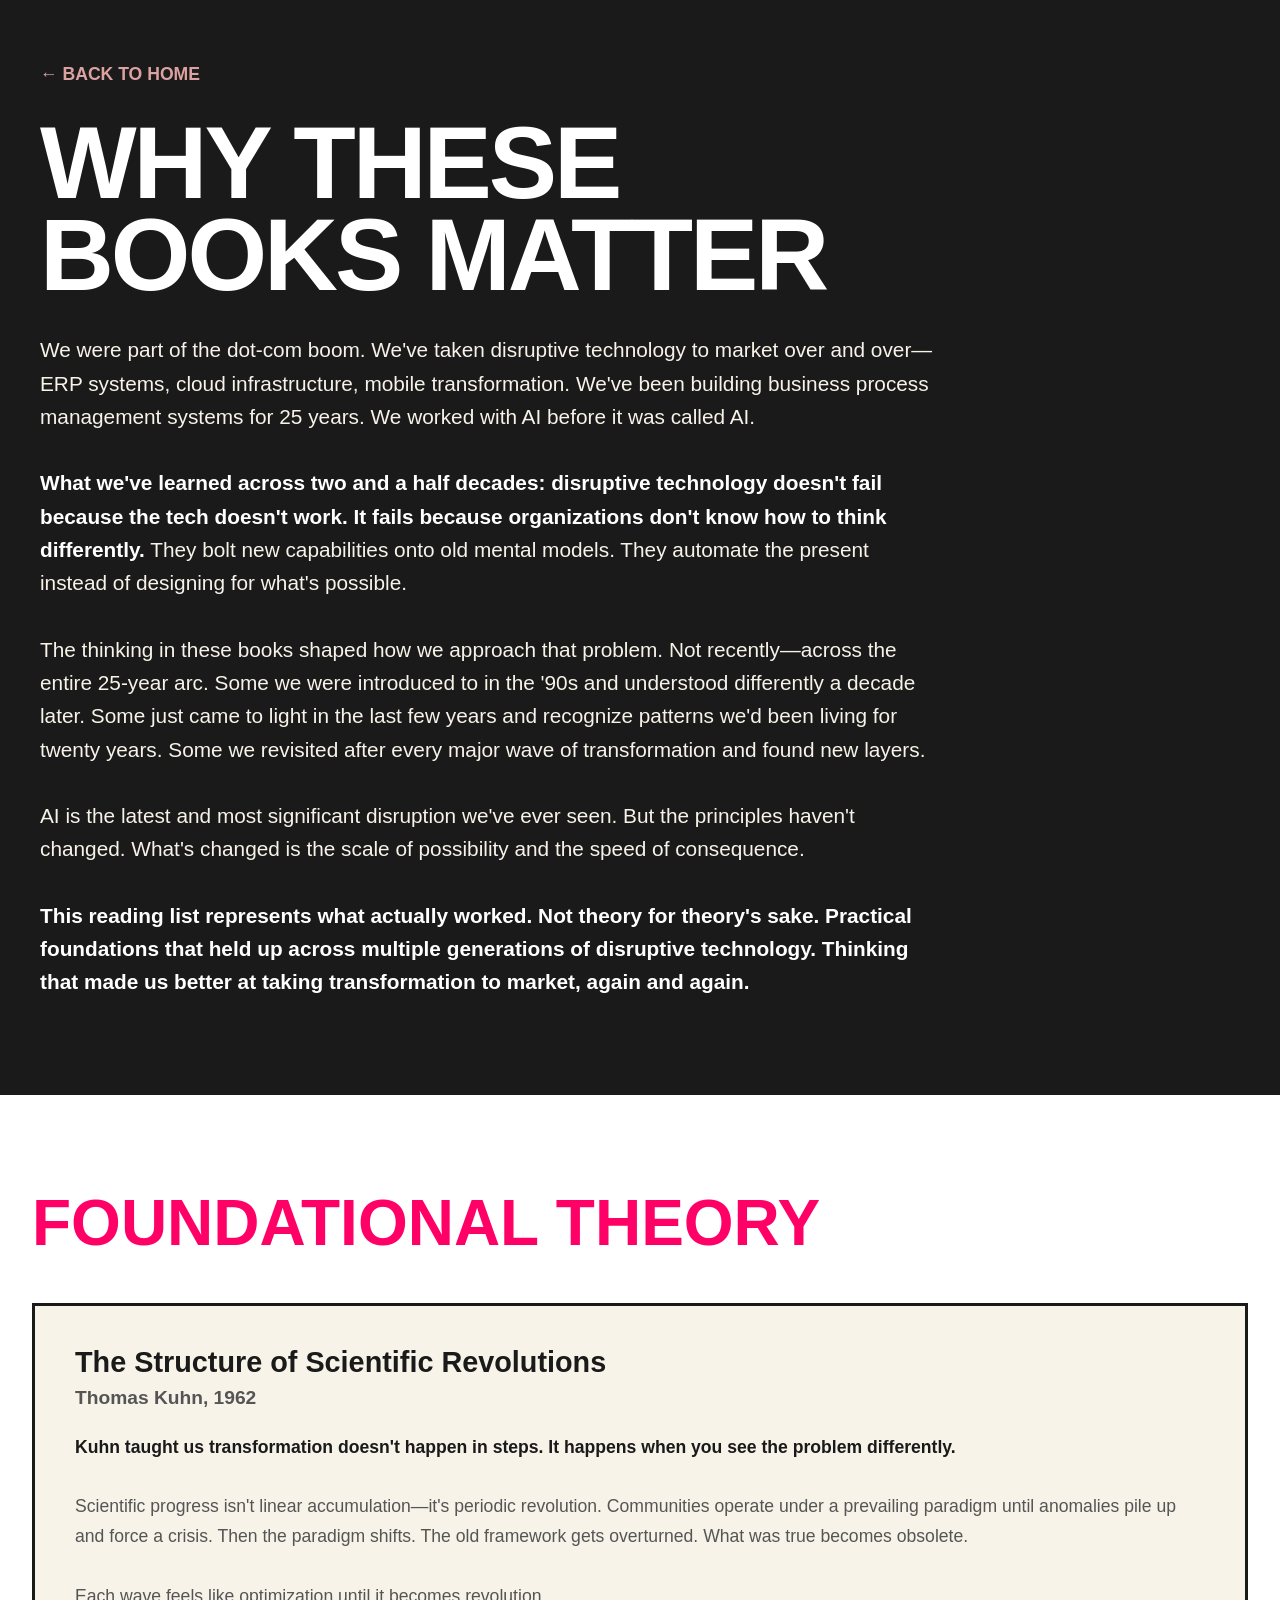
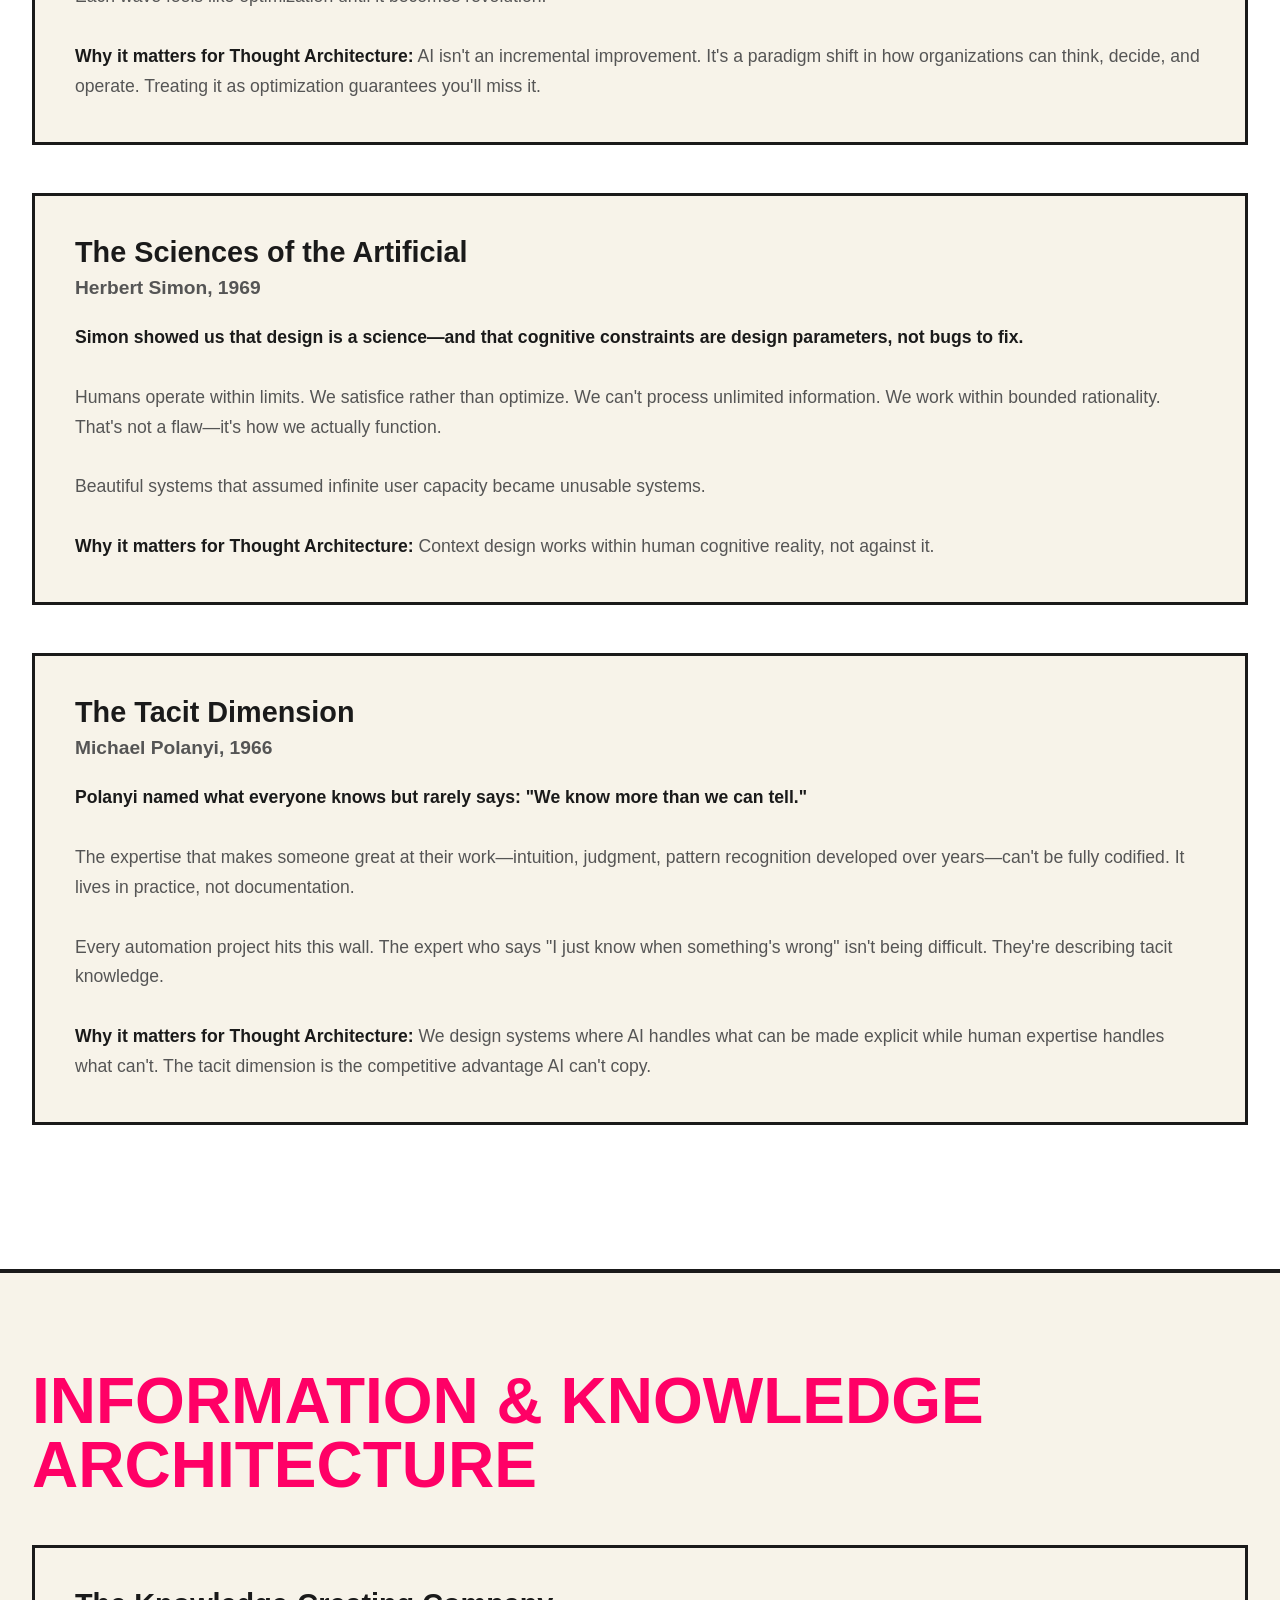
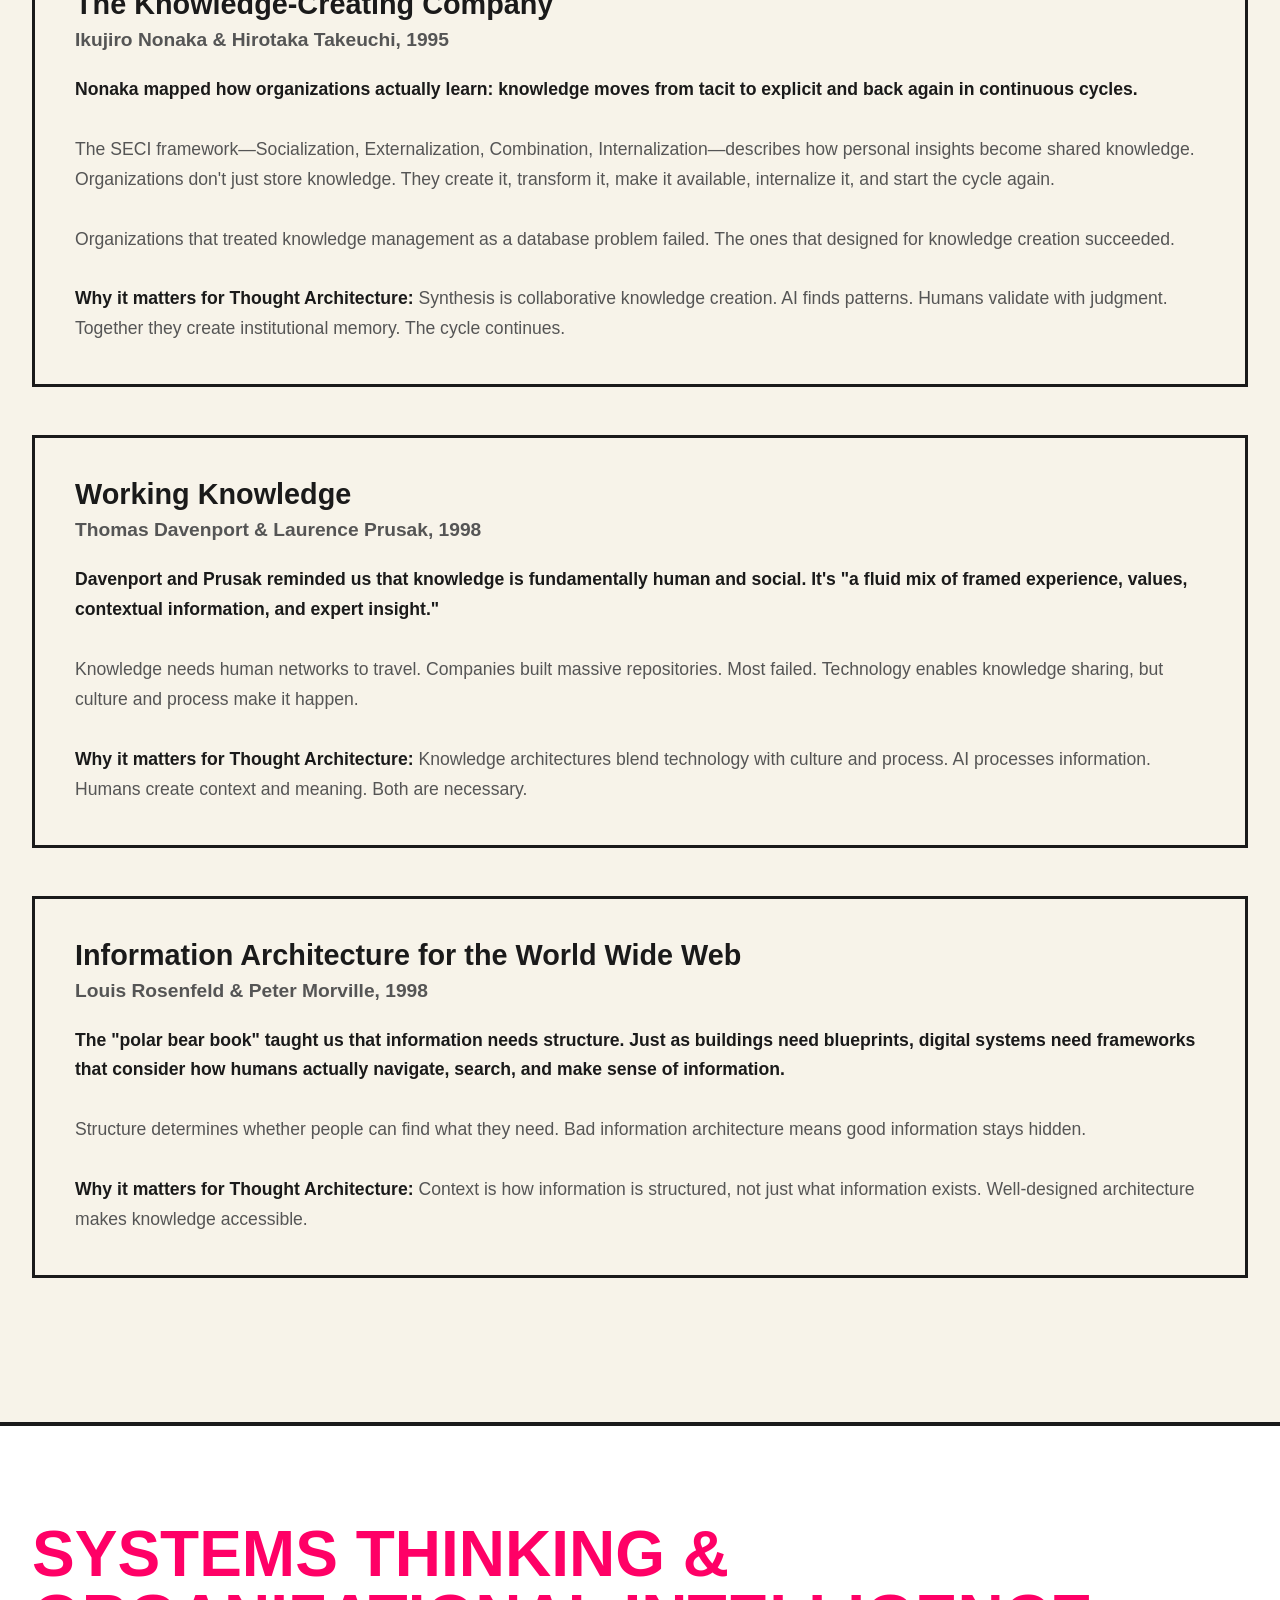
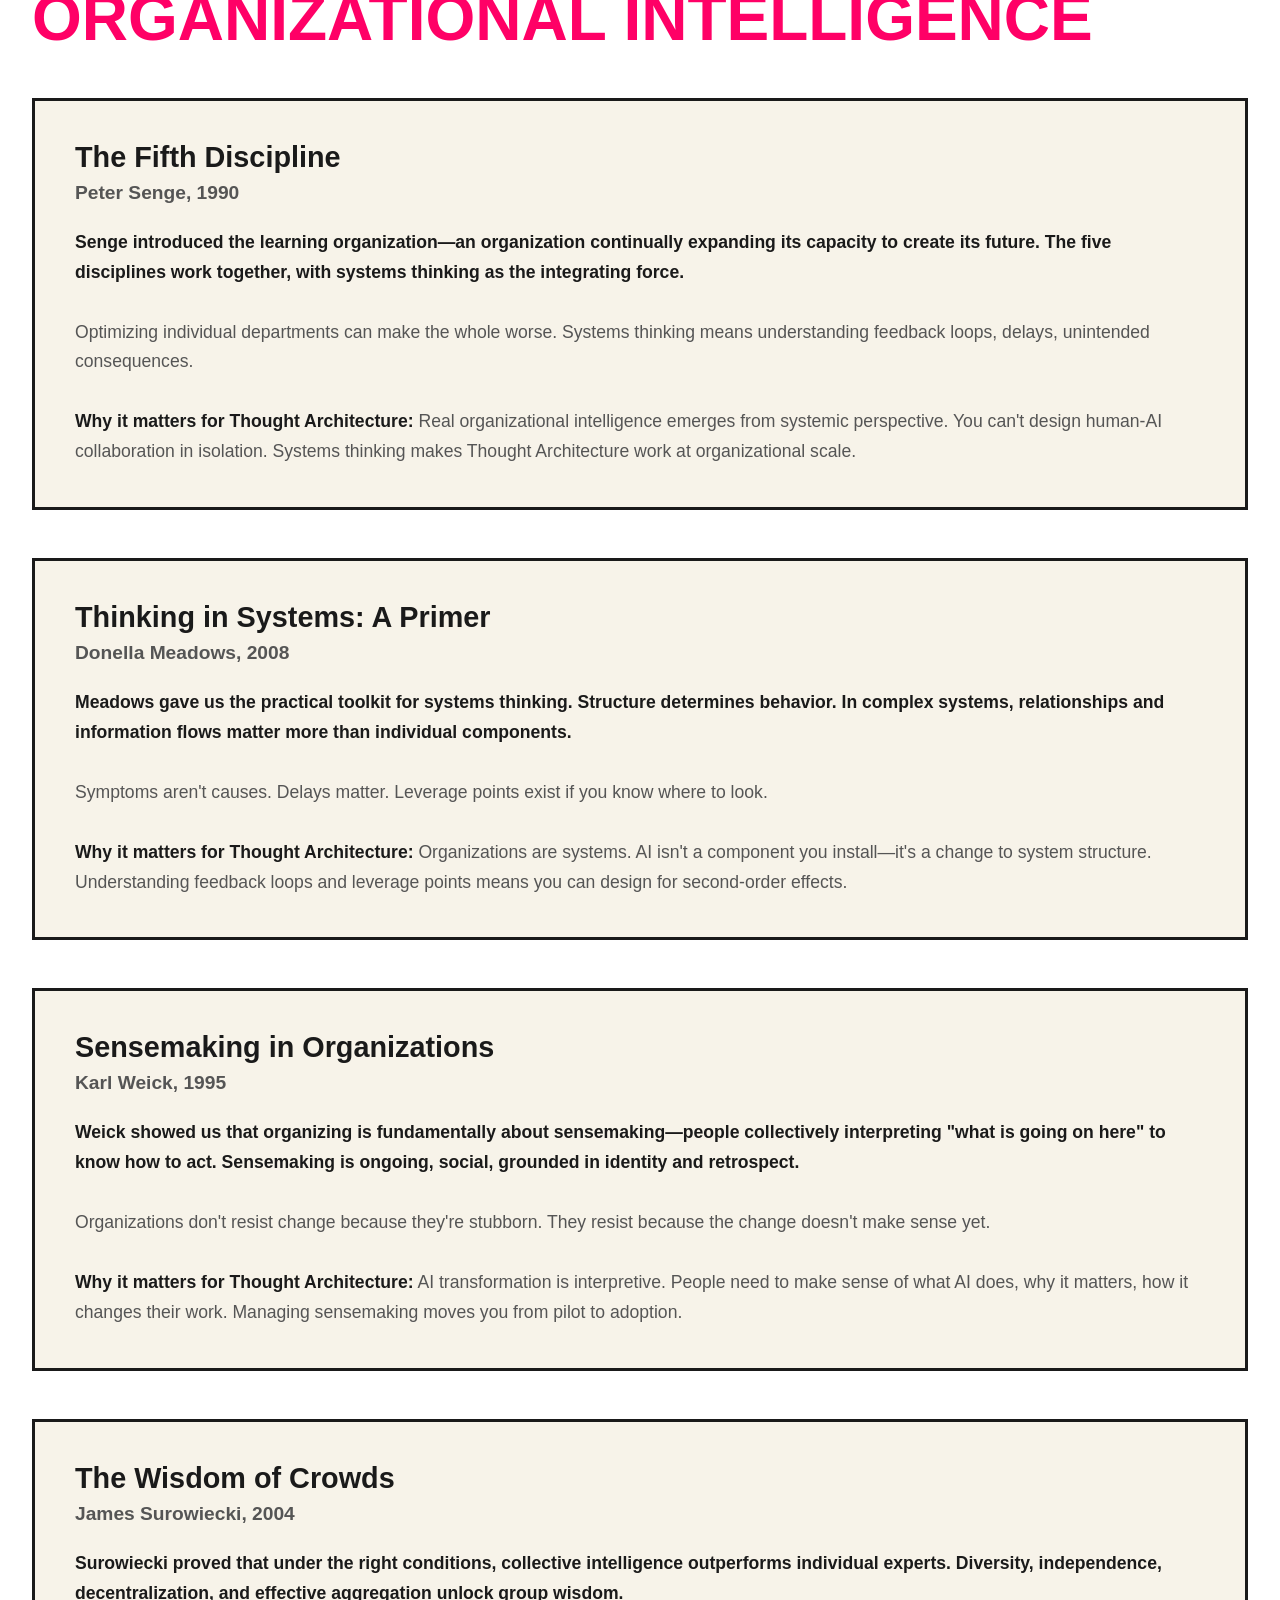
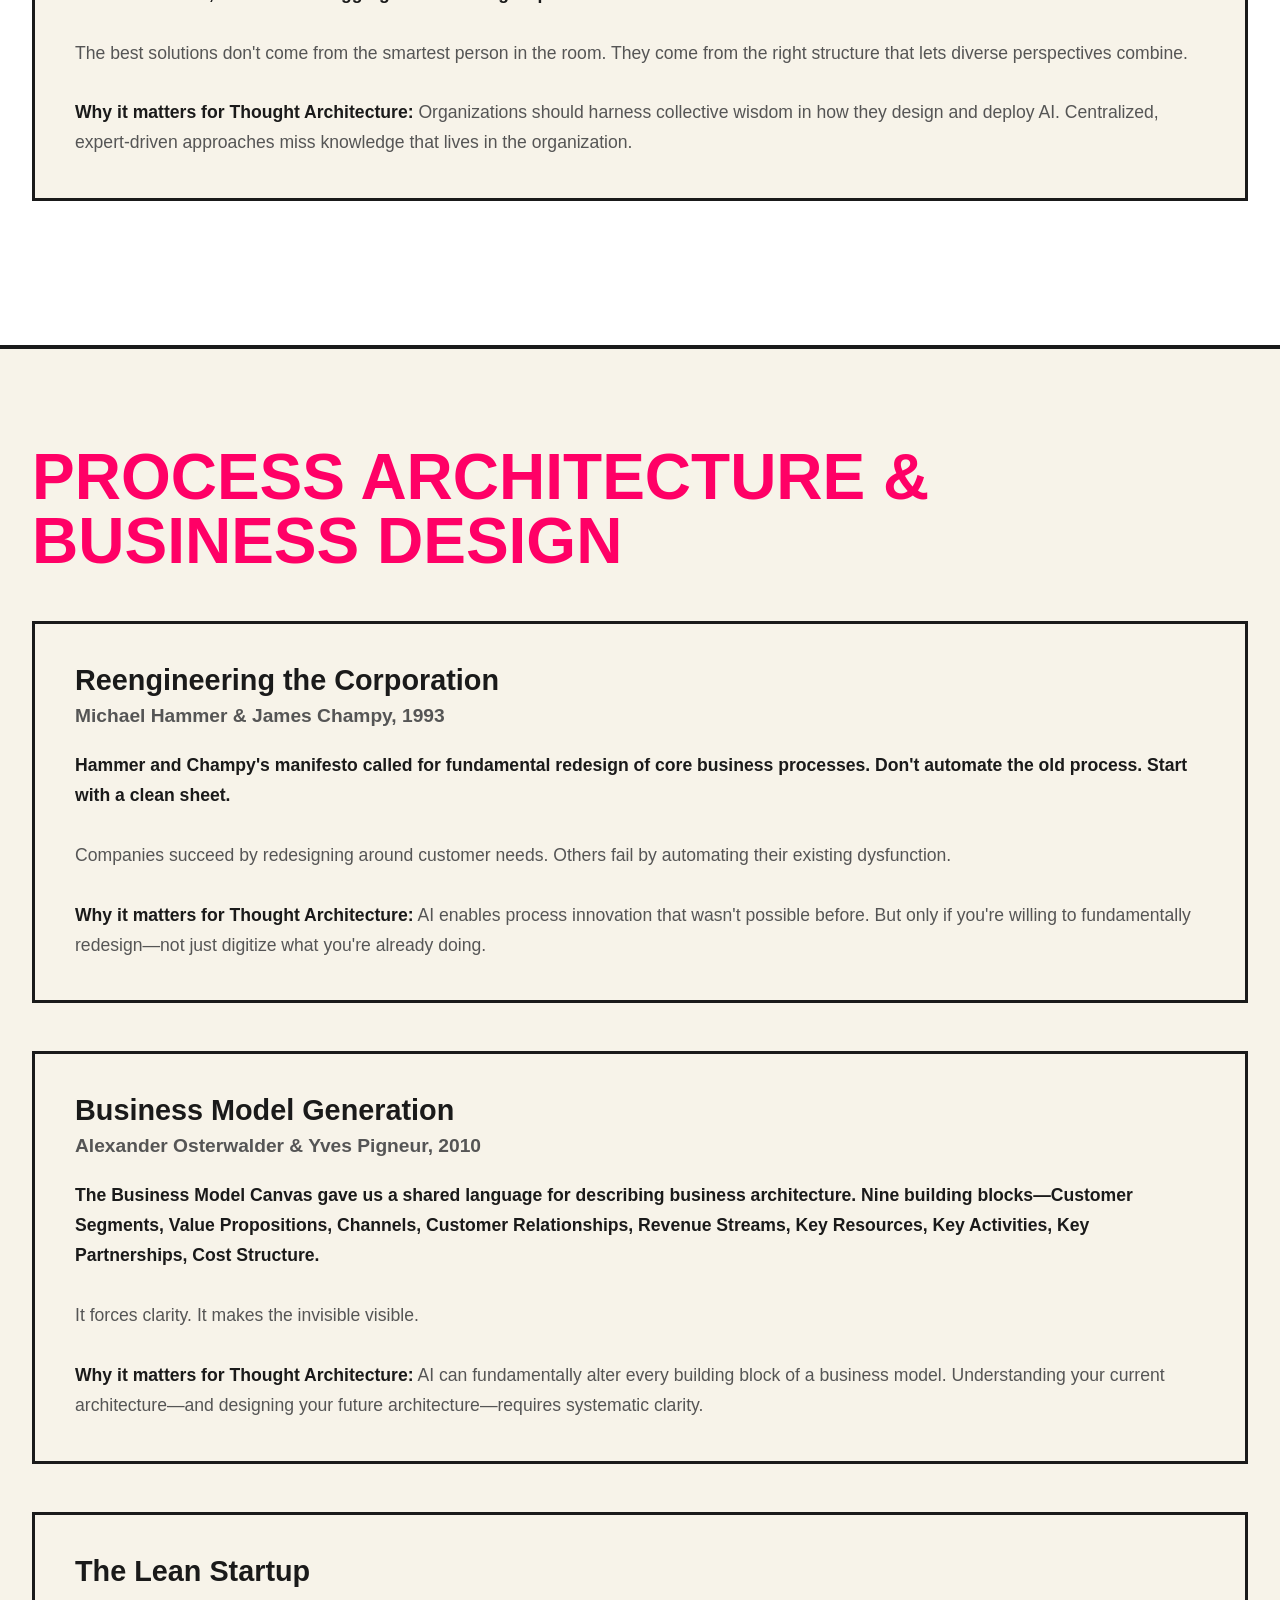
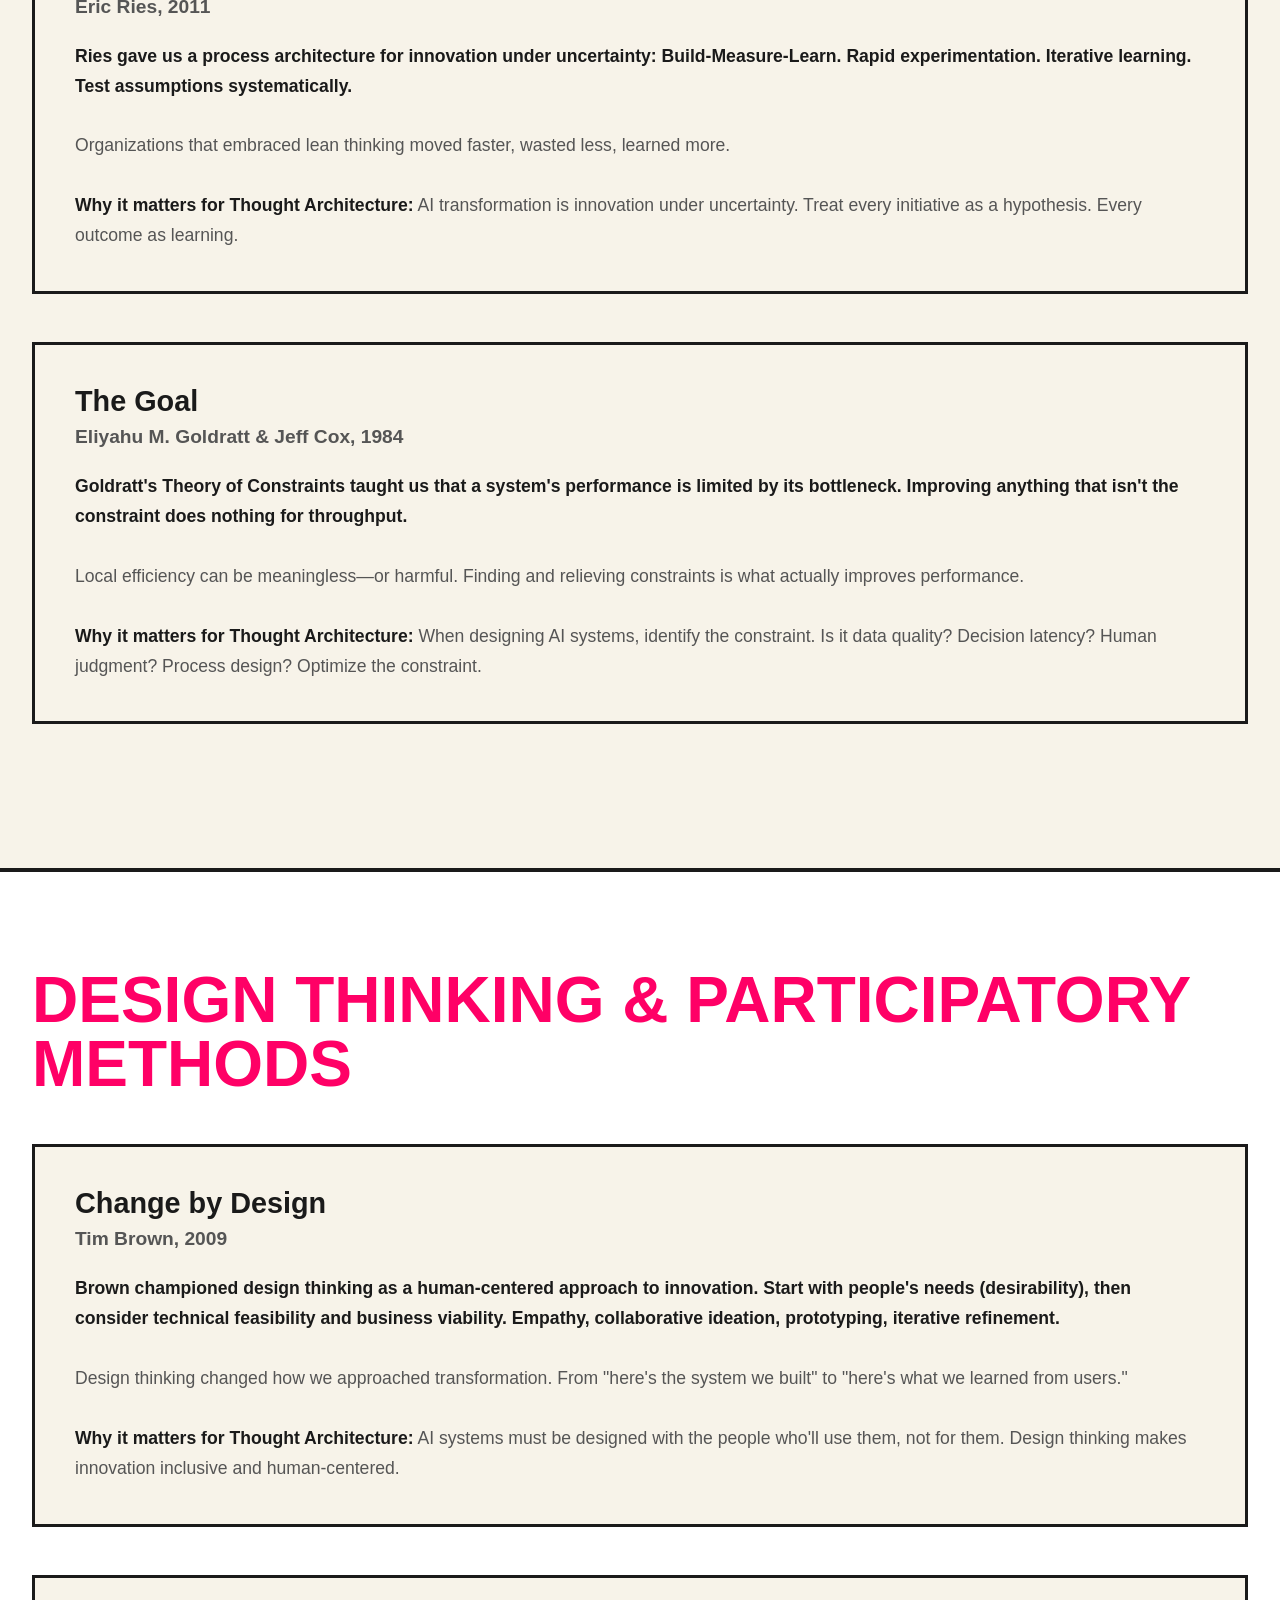
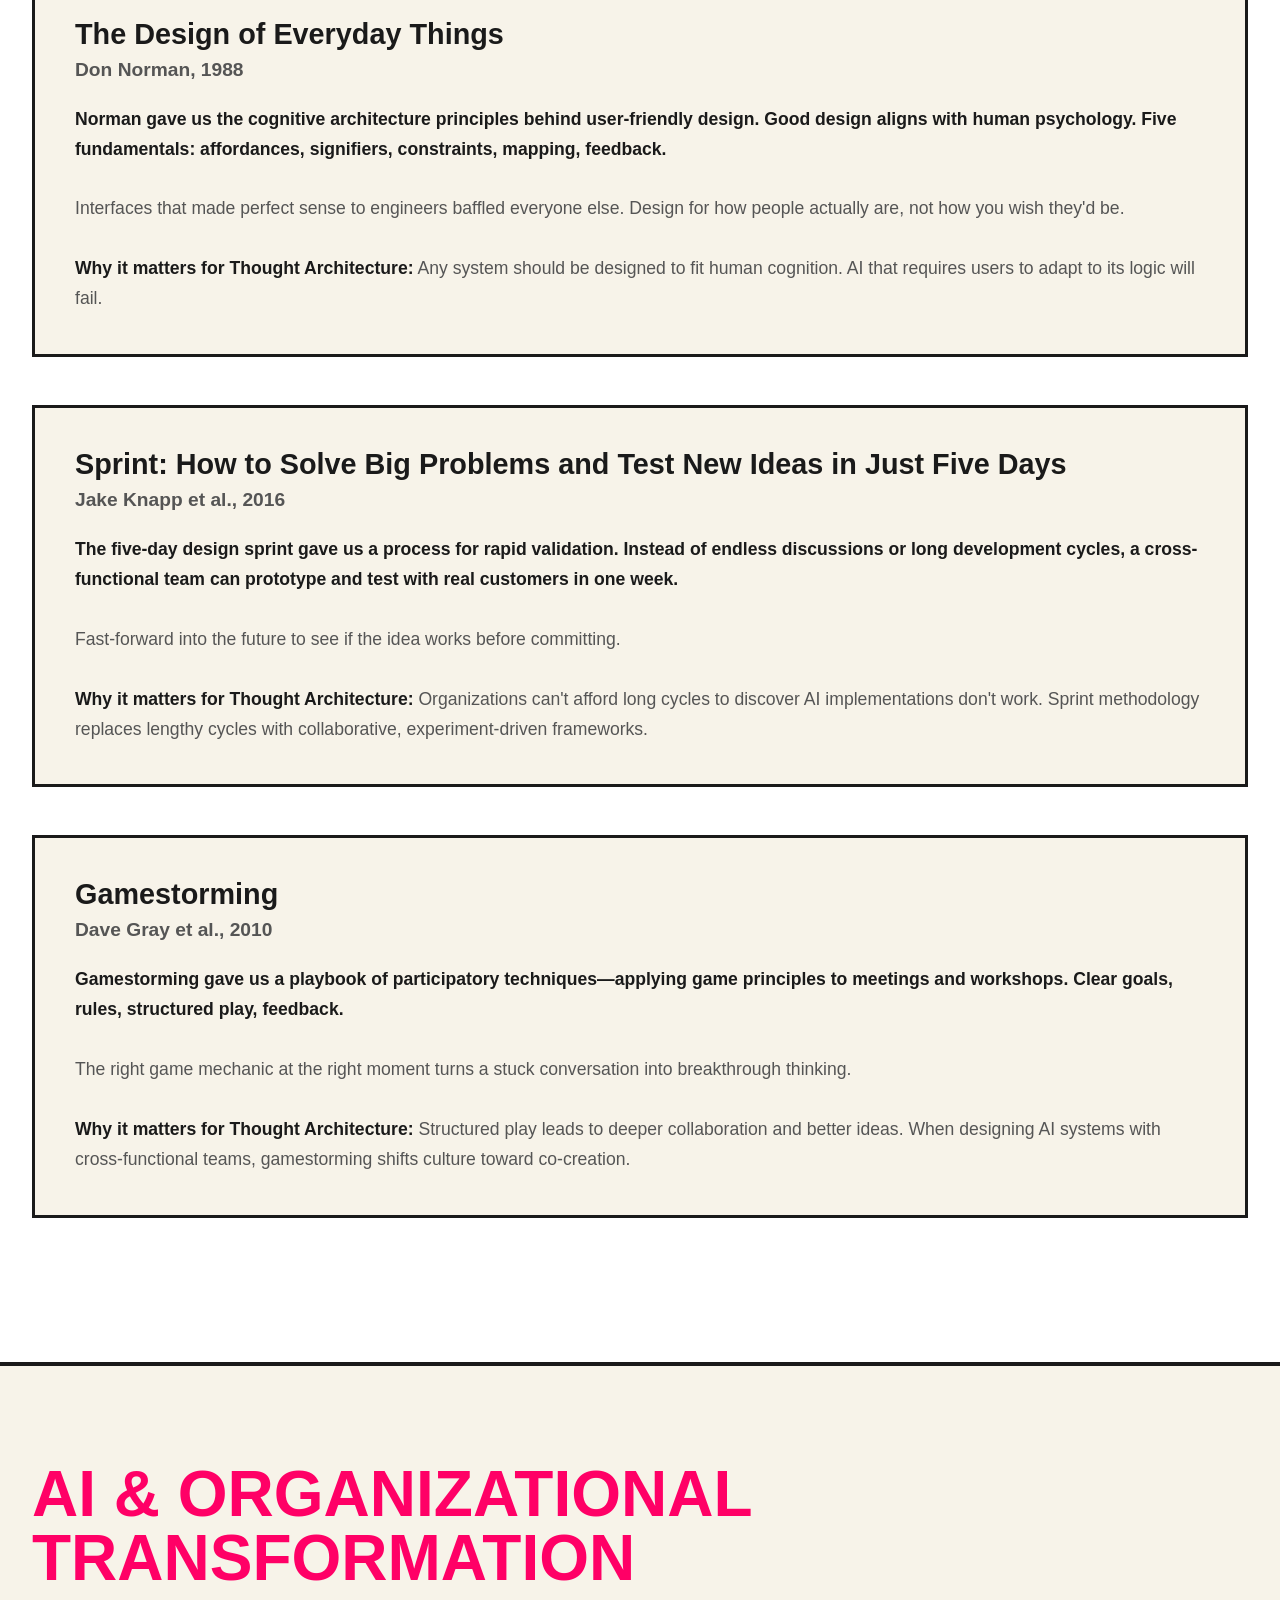
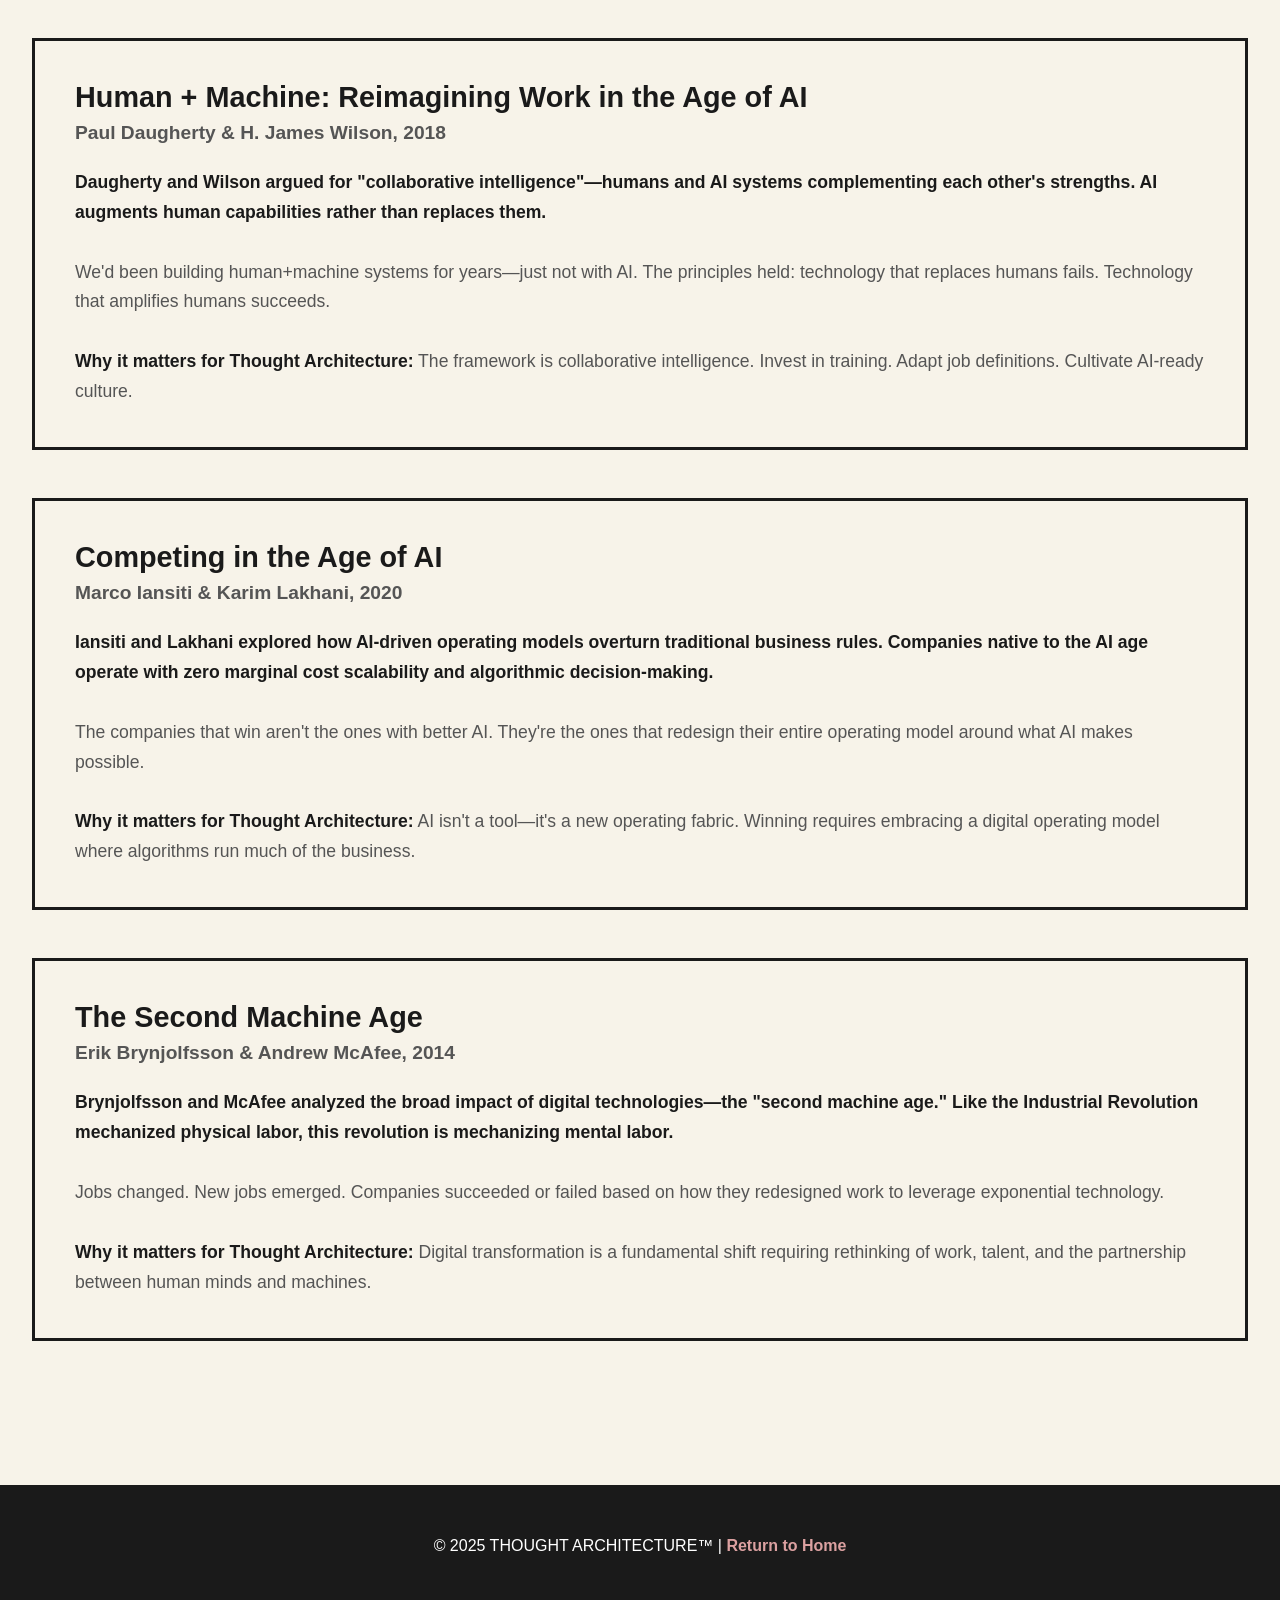
<file: reading.html>
<!DOCTYPE html>
<html lang="en">
<head>
    <meta charset="UTF-8">
    <meta name="viewport" content="width=device-width, initial-scale=1.0">
    <title>Required Reading - THOUGHT ARCHITECTURE™</title>
    <link rel="icon" type="image/x-icon" href="favicon.ico">
    <style>
        :root {
            --pink: #DCA1A1;
            --pink-bright: #FF6B9D;
            --cream: #F7F3E9;
            --grey: #555555;
            --black: #1A1A1A;
            --white: #FFFFFF;
            --red-accent: #FF0066;
        }

        * {
            margin: 0;
            padding: 0;
            box-sizing: border-box;
        }

        body {
            font-family: -apple-system, BlinkMacSystemFont, 'Segoe UI', 'Inter', 'Helvetica Neue', Arial, sans-serif;
            background: var(--cream);
            color: var(--black);
            overflow-x: hidden;
        }

        /* TYPOGRAPHY */
        .page-title {
            font-size: clamp(3rem, 8vw, 8rem);
            font-weight: 800;
            line-height: 0.9;
            text-transform: uppercase;
            letter-spacing: -0.03em;
            margin-bottom: 2rem;
        }

        /* HEADER */
        .header-section {
            padding: 4rem 2rem 6rem 2rem;
            background: var(--black);
            color: var(--white);
            position: relative;
        }

        .header-content {
            max-width: 1200px;
            margin: 0 auto;
        }

        .back-link {
            display: inline-block;
            color: var(--pink);
            text-decoration: none;
            font-weight: 600;
            font-size: 1.1rem;
            margin-bottom: 2rem;
            transition: color 0.3s ease;
        }

        .back-link:hover {
            color: var(--red-accent);
        }

        .back-link::before {
            content: '← ';
        }

        .header-intro {
            font-size: 1.3rem;
            line-height: 1.6;
            max-width: 900px;
            margin-top: 2rem;
            color: var(--cream);
        }

        .header-intro strong {
            color: var(--white);
        }

        /* CATEGORY SECTIONS */
        .category-section {
            padding: 6rem 2rem;
            border-bottom: 4px solid var(--black);
        }

        .category-section:nth-child(even) {
            background: var(--white);
        }

        .category-container {
            max-width: 1400px;
            margin: 0 auto;
        }

        .category-title {
            font-size: clamp(2.5rem, 5vw, 4rem);
            font-weight: 800;
            text-transform: uppercase;
            margin-bottom: 3rem;
            color: var(--red-accent);
            line-height: 1;
        }

        /* BOOK CARDS */
        .book-card {
            background: var(--cream);
            border: 3px solid var(--black);
            padding: 2.5rem;
            margin-bottom: 3rem;
            transform: rotate(-0.5deg);
            transition: all 0.3s ease;
        }

        .book-card:hover {
            transform: rotate(0deg);
            box-shadow: 8px 8px 0 var(--pink);
        }

        .category-section:nth-child(even) .book-card {
            background: var(--cream);
        }

        .book-title {
            font-size: 1.8rem;
            font-weight: 700;
            margin-bottom: 0.5rem;
            color: var(--black);
        }

        .book-title a {
            color: var(--black);
            text-decoration: none;
            transition: color 0.3s ease;
        }

        .book-title a:hover {
            color: var(--red-accent);
        }

        .book-author {
            font-size: 1.2rem;
            font-weight: 600;
            color: var(--grey);
            margin-bottom: 1.5rem;
        }

        .book-description {
            font-size: 1.1rem;
            line-height: 1.7;
            color: var(--grey);
        }

        .book-description strong {
            color: var(--black);
        }

        /* FOOTER */
        .footer-section {
            background: var(--black);
            color: var(--white);
            padding: 3rem 2rem;
            text-align: center;
        }

        .footer-content a {
            color: var(--pink);
            text-decoration: none;
            font-weight: 600;
        }

        .footer-content a:hover {
            color: var(--red-accent);
        }

        /* RESPONSIVE */
        @media (max-width: 768px) {
            .book-card {
                transform: rotate(0deg);
            }
        }

        /* ANIMATIONS */
        @keyframes slideIn {
            from {
                opacity: 0;
                transform: translateY(30px);
            }
            to {
                opacity: 1;
                transform: translateY(0);
            }
        }

        .animate-in {
            animation: slideIn 0.6s ease-out forwards;
        }

        ::selection {
            background: var(--pink);
            color: var(--black);
        }
    </style>
</head>
<body>
    <!-- HEADER -->
    <section class="header-section">
        <div class="header-content">
            <a href="index.html" class="back-link">BACK TO HOME</a>
            <h1 class="page-title">
                WHY THESE<br>
                BOOKS MATTER
            </h1>
            <p class="header-intro">
                We were part of the dot-com boom. We've taken disruptive technology to market over and over—ERP systems, cloud infrastructure, mobile transformation. We've been building business process management systems for 25 years. We worked with AI before it was called AI.<br><br>
                <strong>What we've learned across two and a half decades: disruptive technology doesn't fail because the tech doesn't work. It fails because organizations don't know how to think differently.</strong> They bolt new capabilities onto old mental models. They automate the present instead of designing for what's possible.<br><br>
                The thinking in these books shaped how we approach that problem. Not recently—across the entire 25-year arc. Some we were introduced to in the '90s and understood differently a decade later. Some just came to light in the last few years and recognize patterns we'd been living for twenty years. Some we revisited after every major wave of transformation and found new layers.<br><br>
                AI is the latest and most significant disruption we've ever seen. But the principles haven't changed. What's changed is the scale of possibility and the speed of consequence.<br><br>
                <strong>This reading list represents what actually worked. Not theory for theory's sake. Practical foundations that held up across multiple generations of disruptive technology. Thinking that made us better at taking transformation to market, again and again.</strong>
            </p>
        </div>
    </section>

    <!-- FOUNDATIONAL THEORY -->
    <section class="category-section">
        <div class="category-container">
            <h2 class="category-title">Foundational Theory</h2>

            <div class="book-card">
                <div class="book-title"><a href="https://www.amazon.com/Structure-Scientific-Revolutions-Thomas-Kuhn/dp/0226458083" target="_blank">The Structure of Scientific Revolutions</a></div>
                <div class="book-author">Thomas Kuhn, 1962</div>
                <div class="book-description">
                    <strong>Kuhn taught us transformation doesn't happen in steps. It happens when you see the problem differently.</strong><br><br>
                    Scientific progress isn't linear accumulation—it's periodic revolution. Communities operate under a prevailing paradigm until anomalies pile up and force a crisis. Then the paradigm shifts. The old framework gets overturned. What was true becomes obsolete.<br><br>
                    Each wave feels like optimization until it becomes revolution.<br><br>
                    <strong>Why it matters for Thought Architecture:</strong> AI isn't an incremental improvement. It's a paradigm shift in how organizations can think, decide, and operate. Treating it as optimization guarantees you'll miss it.
                </div>
            </div>

            <div class="book-card">
                <div class="book-title"><a href="https://www.amazon.com/Sciences-Artificial-reissue-third-Herbert/dp/0262691914" target="_blank">The Sciences of the Artificial</a></div>
                <div class="book-author">Herbert Simon, 1969</div>
                <div class="book-description">
                    <strong>Simon showed us that design is a science—and that cognitive constraints are design parameters, not bugs to fix.</strong><br><br>
                    Humans operate within limits. We satisfice rather than optimize. We can't process unlimited information. We work within bounded rationality. That's not a flaw—it's how we actually function.<br><br>
                    Beautiful systems that assumed infinite user capacity became unusable systems.<br><br>
                    <strong>Why it matters for Thought Architecture:</strong> Context design works within human cognitive reality, not against it.
                </div>
            </div>

            <div class="book-card">
                <div class="book-title"><a href="https://www.amazon.com/Tacit-Dimension-Michael-Polanyi/dp/0226672980" target="_blank">The Tacit Dimension</a></div>
                <div class="book-author">Michael Polanyi, 1966</div>
                <div class="book-description">
                    <strong>Polanyi named what everyone knows but rarely says: "We know more than we can tell."</strong><br><br>
                    The expertise that makes someone great at their work—intuition, judgment, pattern recognition developed over years—can't be fully codified. It lives in practice, not documentation.<br><br>
                    Every automation project hits this wall. The expert who says "I just know when something's wrong" isn't being difficult. They're describing tacit knowledge.<br><br>
                    <strong>Why it matters for Thought Architecture:</strong> We design systems where AI handles what can be made explicit while human expertise handles what can't. The tacit dimension is the competitive advantage AI can't copy.
                </div>
            </div>
        </div>
    </section>

    <!-- INFORMATION & KNOWLEDGE ARCHITECTURE -->
    <section class="category-section">
        <div class="category-container">
            <h2 class="category-title">Information & Knowledge Architecture</h2>

            <div class="book-card">
                <div class="book-title"><a href="https://www.amazon.com/Knowledge-Creating-Company-Japanese-Companies-Innovation/dp/0195092694" target="_blank">The Knowledge-Creating Company</a></div>
                <div class="book-author">Ikujiro Nonaka & Hirotaka Takeuchi, 1995</div>
                <div class="book-description">
                    <strong>Nonaka mapped how organizations actually learn: knowledge moves from tacit to explicit and back again in continuous cycles.</strong><br><br>
                    The SECI framework—Socialization, Externalization, Combination, Internalization—describes how personal insights become shared knowledge. Organizations don't just store knowledge. They create it, transform it, make it available, internalize it, and start the cycle again.<br><br>
                    Organizations that treated knowledge management as a database problem failed. The ones that designed for knowledge creation succeeded.<br><br>
                    <strong>Why it matters for Thought Architecture:</strong> Synthesis is collaborative knowledge creation. AI finds patterns. Humans validate with judgment. Together they create institutional memory. The cycle continues.
                </div>
            </div>

            <div class="book-card">
                <div class="book-title"><a href="https://www.amazon.com/Working-Knowledge-Organizations-Manage-They/dp/1578513014" target="_blank">Working Knowledge</a></div>
                <div class="book-author">Thomas Davenport & Laurence Prusak, 1998</div>
                <div class="book-description">
                    <strong>Davenport and Prusak reminded us that knowledge is fundamentally human and social. It's "a fluid mix of framed experience, values, contextual information, and expert insight."</strong><br><br>
                    Knowledge needs human networks to travel. Companies built massive repositories. Most failed. Technology enables knowledge sharing, but culture and process make it happen.<br><br>
                    <strong>Why it matters for Thought Architecture:</strong> Knowledge architectures blend technology with culture and process. AI processes information. Humans create context and meaning. Both are necessary.
                </div>
            </div>

            <div class="book-card">
                <div class="book-title"><a href="https://www.amazon.com/Information-Architecture-World-Wide-Web/dp/0596527349" target="_blank">Information Architecture for the World Wide Web</a></div>
                <div class="book-author">Louis Rosenfeld & Peter Morville, 1998</div>
                <div class="book-description">
                    <strong>The "polar bear book" taught us that information needs structure. Just as buildings need blueprints, digital systems need frameworks that consider how humans actually navigate, search, and make sense of information.</strong><br><br>
                    Structure determines whether people can find what they need. Bad information architecture means good information stays hidden.<br><br>
                    <strong>Why it matters for Thought Architecture:</strong> Context is how information is structured, not just what information exists. Well-designed architecture makes knowledge accessible.
                </div>
            </div>
        </div>
    </section>

    <!-- SYSTEMS THINKING & ORGANIZATIONAL INTELLIGENCE -->
    <section class="category-section">
        <div class="category-container">
            <h2 class="category-title">Systems Thinking & Organizational Intelligence</h2>

            <div class="book-card">
                <div class="book-title"><a href="https://www.amazon.com/Fifth-Discipline-Practice-Learning-Organization/dp/0385517254" target="_blank">The Fifth Discipline</a></div>
                <div class="book-author">Peter Senge, 1990</div>
                <div class="book-description">
                    <strong>Senge introduced the learning organization—an organization continually expanding its capacity to create its future. The five disciplines work together, with systems thinking as the integrating force.</strong><br><br>
                    Optimizing individual departments can make the whole worse. Systems thinking means understanding feedback loops, delays, unintended consequences.<br><br>
                    <strong>Why it matters for Thought Architecture:</strong> Real organizational intelligence emerges from systemic perspective. You can't design human-AI collaboration in isolation. Systems thinking makes Thought Architecture work at organizational scale.
                </div>
            </div>

            <div class="book-card">
                <div class="book-title"><a href="https://www.amazon.com/Thinking-Systems-Donella-H-Meadows/dp/1603580557" target="_blank">Thinking in Systems: A Primer</a></div>
                <div class="book-author">Donella Meadows, 2008</div>
                <div class="book-description">
                    <strong>Meadows gave us the practical toolkit for systems thinking. Structure determines behavior. In complex systems, relationships and information flows matter more than individual components.</strong><br><br>
                    Symptoms aren't causes. Delays matter. Leverage points exist if you know where to look.<br><br>
                    <strong>Why it matters for Thought Architecture:</strong> Organizations are systems. AI isn't a component you install—it's a change to system structure. Understanding feedback loops and leverage points means you can design for second-order effects.
                </div>
            </div>

            <div class="book-card">
                <div class="book-title"><a href="https://www.amazon.com/Sensemaking-Organizations-Foundations-Organizational-Science/dp/0803971776" target="_blank">Sensemaking in Organizations</a></div>
                <div class="book-author">Karl Weick, 1995</div>
                <div class="book-description">
                    <strong>Weick showed us that organizing is fundamentally about sensemaking—people collectively interpreting "what is going on here" to know how to act. Sensemaking is ongoing, social, grounded in identity and retrospect.</strong><br><br>
                    Organizations don't resist change because they're stubborn. They resist because the change doesn't make sense yet.<br><br>
                    <strong>Why it matters for Thought Architecture:</strong> AI transformation is interpretive. People need to make sense of what AI does, why it matters, how it changes their work. Managing sensemaking moves you from pilot to adoption.
                </div>
            </div>

            <div class="book-card">
                <div class="book-title"><a href="https://www.amazon.com/Wisdom-Crowds-James-Surowiecki/dp/0385721706" target="_blank">The Wisdom of Crowds</a></div>
                <div class="book-author">James Surowiecki, 2004</div>
                <div class="book-description">
                    <strong>Surowiecki proved that under the right conditions, collective intelligence outperforms individual experts. Diversity, independence, decentralization, and effective aggregation unlock group wisdom.</strong><br><br>
                    The best solutions don't come from the smartest person in the room. They come from the right structure that lets diverse perspectives combine.<br><br>
                    <strong>Why it matters for Thought Architecture:</strong> Organizations should harness collective wisdom in how they design and deploy AI. Centralized, expert-driven approaches miss knowledge that lives in the organization.
                </div>
            </div>
        </div>
    </section>

    <!-- PROCESS ARCHITECTURE & BUSINESS DESIGN -->
    <section class="category-section">
        <div class="category-container">
            <h2 class="category-title">Process Architecture & Business Design</h2>

            <div class="book-card">
                <div class="book-title"><a href="https://www.amazon.com/Reengineering-Corporation-Manifesto-Business-Revolution/dp/0060559535" target="_blank">Reengineering the Corporation</a></div>
                <div class="book-author">Michael Hammer & James Champy, 1993</div>
                <div class="book-description">
                    <strong>Hammer and Champy's manifesto called for fundamental redesign of core business processes. Don't automate the old process. Start with a clean sheet.</strong><br><br>
                    Companies succeed by redesigning around customer needs. Others fail by automating their existing dysfunction.<br><br>
                    <strong>Why it matters for Thought Architecture:</strong> AI enables process innovation that wasn't possible before. But only if you're willing to fundamentally redesign—not just digitize what you're already doing.
                </div>
            </div>

            <div class="book-card">
                <div class="book-title"><a href="https://www.amazon.com/Business-Model-Generation-Visionaries-Challengers/dp/0470876417" target="_blank">Business Model Generation</a></div>
                <div class="book-author">Alexander Osterwalder & Yves Pigneur, 2010</div>
                <div class="book-description">
                    <strong>The Business Model Canvas gave us a shared language for describing business architecture. Nine building blocks—Customer Segments, Value Propositions, Channels, Customer Relationships, Revenue Streams, Key Resources, Key Activities, Key Partnerships, Cost Structure.</strong><br><br>
                    It forces clarity. It makes the invisible visible.<br><br>
                    <strong>Why it matters for Thought Architecture:</strong> AI can fundamentally alter every building block of a business model. Understanding your current architecture—and designing your future architecture—requires systematic clarity.
                </div>
            </div>

            <div class="book-card">
                <div class="book-title"><a href="https://www.amazon.com/Lean-Startup-Entrepreneurs-Continuous-Innovation/dp/0307887898" target="_blank">The Lean Startup</a></div>
                <div class="book-author">Eric Ries, 2011</div>
                <div class="book-description">
                    <strong>Ries gave us a process architecture for innovation under uncertainty: Build-Measure-Learn. Rapid experimentation. Iterative learning. Test assumptions systematically.</strong><br><br>
                    Organizations that embraced lean thinking moved faster, wasted less, learned more.<br><br>
                    <strong>Why it matters for Thought Architecture:</strong> AI transformation is innovation under uncertainty. Treat every initiative as a hypothesis. Every outcome as learning.
                </div>
            </div>

            <div class="book-card">
                <div class="book-title"><a href="https://www.amazon.com/Goal-Process-Ongoing-Improvement/dp/0884271951" target="_blank">The Goal</a></div>
                <div class="book-author">Eliyahu M. Goldratt & Jeff Cox, 1984</div>
                <div class="book-description">
                    <strong>Goldratt's Theory of Constraints taught us that a system's performance is limited by its bottleneck. Improving anything that isn't the constraint does nothing for throughput.</strong><br><br>
                    Local efficiency can be meaningless—or harmful. Finding and relieving constraints is what actually improves performance.<br><br>
                    <strong>Why it matters for Thought Architecture:</strong> When designing AI systems, identify the constraint. Is it data quality? Decision latency? Human judgment? Process design? Optimize the constraint.
                </div>
            </div>
        </div>
    </section>

    <!-- DESIGN THINKING & PARTICIPATORY METHODS -->
    <section class="category-section">
        <div class="category-container">
            <h2 class="category-title">Design Thinking & Participatory Methods</h2>

            <div class="book-card">
                <div class="book-title"><a href="https://www.amazon.com/Change-Design-Transforms-Organizations-Innovation/dp/0061766089" target="_blank">Change by Design</a></div>
                <div class="book-author">Tim Brown, 2009</div>
                <div class="book-description">
                    <strong>Brown championed design thinking as a human-centered approach to innovation. Start with people's needs (desirability), then consider technical feasibility and business viability. Empathy, collaborative ideation, prototyping, iterative refinement.</strong><br><br>
                    Design thinking changed how we approached transformation. From "here's the system we built" to "here's what we learned from users."<br><br>
                    <strong>Why it matters for Thought Architecture:</strong> AI systems must be designed with the people who'll use them, not for them. Design thinking makes innovation inclusive and human-centered.
                </div>
            </div>

            <div class="book-card">
                <div class="book-title"><a href="https://www.amazon.com/Design-Everyday-Things-Revised-Expanded/dp/0465050654" target="_blank">The Design of Everyday Things</a></div>
                <div class="book-author">Don Norman, 1988</div>
                <div class="book-description">
                    <strong>Norman gave us the cognitive architecture principles behind user-friendly design. Good design aligns with human psychology. Five fundamentals: affordances, signifiers, constraints, mapping, feedback.</strong><br><br>
                    Interfaces that made perfect sense to engineers baffled everyone else. Design for how people actually are, not how you wish they'd be.<br><br>
                    <strong>Why it matters for Thought Architecture:</strong> Any system should be designed to fit human cognition. AI that requires users to adapt to its logic will fail.
                </div>
            </div>

            <div class="book-card">
                <div class="book-title"><a href="https://www.amazon.com/Sprint-Solve-Problems-Test-Ideas/dp/150112174X" target="_blank">Sprint: How to Solve Big Problems and Test New Ideas in Just Five Days</a></div>
                <div class="book-author">Jake Knapp et al., 2016</div>
                <div class="book-description">
                    <strong>The five-day design sprint gave us a process for rapid validation. Instead of endless discussions or long development cycles, a cross-functional team can prototype and test with real customers in one week.</strong><br><br>
                    Fast-forward into the future to see if the idea works before committing.<br><br>
                    <strong>Why it matters for Thought Architecture:</strong> Organizations can't afford long cycles to discover AI implementations don't work. Sprint methodology replaces lengthy cycles with collaborative, experiment-driven frameworks.
                </div>
            </div>

            <div class="book-card">
                <div class="book-title"><a href="https://www.amazon.com/Gamestorming-Playbook-Innovators-Rulebreakers-Changemakers/dp/0596804172" target="_blank">Gamestorming</a></div>
                <div class="book-author">Dave Gray et al., 2010</div>
                <div class="book-description">
                    <strong>Gamestorming gave us a playbook of participatory techniques—applying game principles to meetings and workshops. Clear goals, rules, structured play, feedback.</strong><br><br>
                    The right game mechanic at the right moment turns a stuck conversation into breakthrough thinking.<br><br>
                    <strong>Why it matters for Thought Architecture:</strong> Structured play leads to deeper collaboration and better ideas. When designing AI systems with cross-functional teams, gamestorming shifts culture toward co-creation.
                </div>
            </div>
        </div>
    </section>

    <!-- AI & ORGANIZATIONAL TRANSFORMATION -->
    <section class="category-section">
        <div class="category-container">
            <h2 class="category-title">AI & Organizational Transformation</h2>

            <div class="book-card">
                <div class="book-title"><a href="https://www.amazon.com/Human-Machine-Reimagining-Work-Age/dp/1633693864" target="_blank">Human + Machine: Reimagining Work in the Age of AI</a></div>
                <div class="book-author">Paul Daugherty & H. James Wilson, 2018</div>
                <div class="book-description">
                    <strong>Daugherty and Wilson argued for "collaborative intelligence"—humans and AI systems complementing each other's strengths. AI augments human capabilities rather than replaces them.</strong><br><br>
                    We'd been building human+machine systems for years—just not with AI. The principles held: technology that replaces humans fails. Technology that amplifies humans succeeds.<br><br>
                    <strong>Why it matters for Thought Architecture:</strong> The framework is collaborative intelligence. Invest in training. Adapt job definitions. Cultivate AI-ready culture.
                </div>
            </div>

            <div class="book-card">
                <div class="book-title"><a href="https://www.amazon.com/Competing-Age-AI-Leadership-Algorithms/dp/1633697622" target="_blank">Competing in the Age of AI</a></div>
                <div class="book-author">Marco Iansiti & Karim Lakhani, 2020</div>
                <div class="book-description">
                    <strong>Iansiti and Lakhani explored how AI-driven operating models overturn traditional business rules. Companies native to the AI age operate with zero marginal cost scalability and algorithmic decision-making.</strong><br><br>
                    The companies that win aren't the ones with better AI. They're the ones that redesign their entire operating model around what AI makes possible.<br><br>
                    <strong>Why it matters for Thought Architecture:</strong> AI isn't a tool—it's a new operating fabric. Winning requires embracing a digital operating model where algorithms run much of the business.
                </div>
            </div>

            <div class="book-card">
                <div class="book-title"><a href="https://www.amazon.com/Second-Machine-Age-Prosperity-Technologies/dp/0393350649" target="_blank">The Second Machine Age</a></div>
                <div class="book-author">Erik Brynjolfsson & Andrew McAfee, 2014</div>
                <div class="book-description">
                    <strong>Brynjolfsson and McAfee analyzed the broad impact of digital technologies—the "second machine age." Like the Industrial Revolution mechanized physical labor, this revolution is mechanizing mental labor.</strong><br><br>
                    Jobs changed. New jobs emerged. Companies succeeded or failed based on how they redesigned work to leverage exponential technology.<br><br>
                    <strong>Why it matters for Thought Architecture:</strong> Digital transformation is a fundamental shift requiring rethinking of work, talent, and the partnership between human minds and machines.
                </div>
            </div>
        </div>
    </section>

    <!-- FOOTER -->
    <footer class="footer-section">
        <div class="footer-content">
            <p>© 2025 THOUGHT ARCHITECTURE™ | <a href="index.html">Return to Home</a></p>
        </div>
    </footer>

    <script>
        // SCROLL ANIMATIONS
        const observerOptions = {
            threshold: 0.1,
            rootMargin: '0px 0px -50px 0px'
        };

        const observer = new IntersectionObserver((entries) => {
            entries.forEach(entry => {
                if (entry.isIntersecting) {
                    entry.target.classList.add('animate-in');
                }
            });
        }, observerOptions);

        document.querySelectorAll('.book-card').forEach(el => {
            observer.observe(el);
        });

        // RANDOM ROTATION ON BOOK CARDS
        setInterval(() => {
            document.querySelectorAll('.book-card').forEach(box => {
                if (!box.matches(':hover')) {
                    const randomRotation = (Math.random() - 0.5) * 3;
                    box.style.transform = `rotate(${randomRotation}deg)`;
                }
            });
        }, 5000);
    </script>
</body>
</html>
</file>
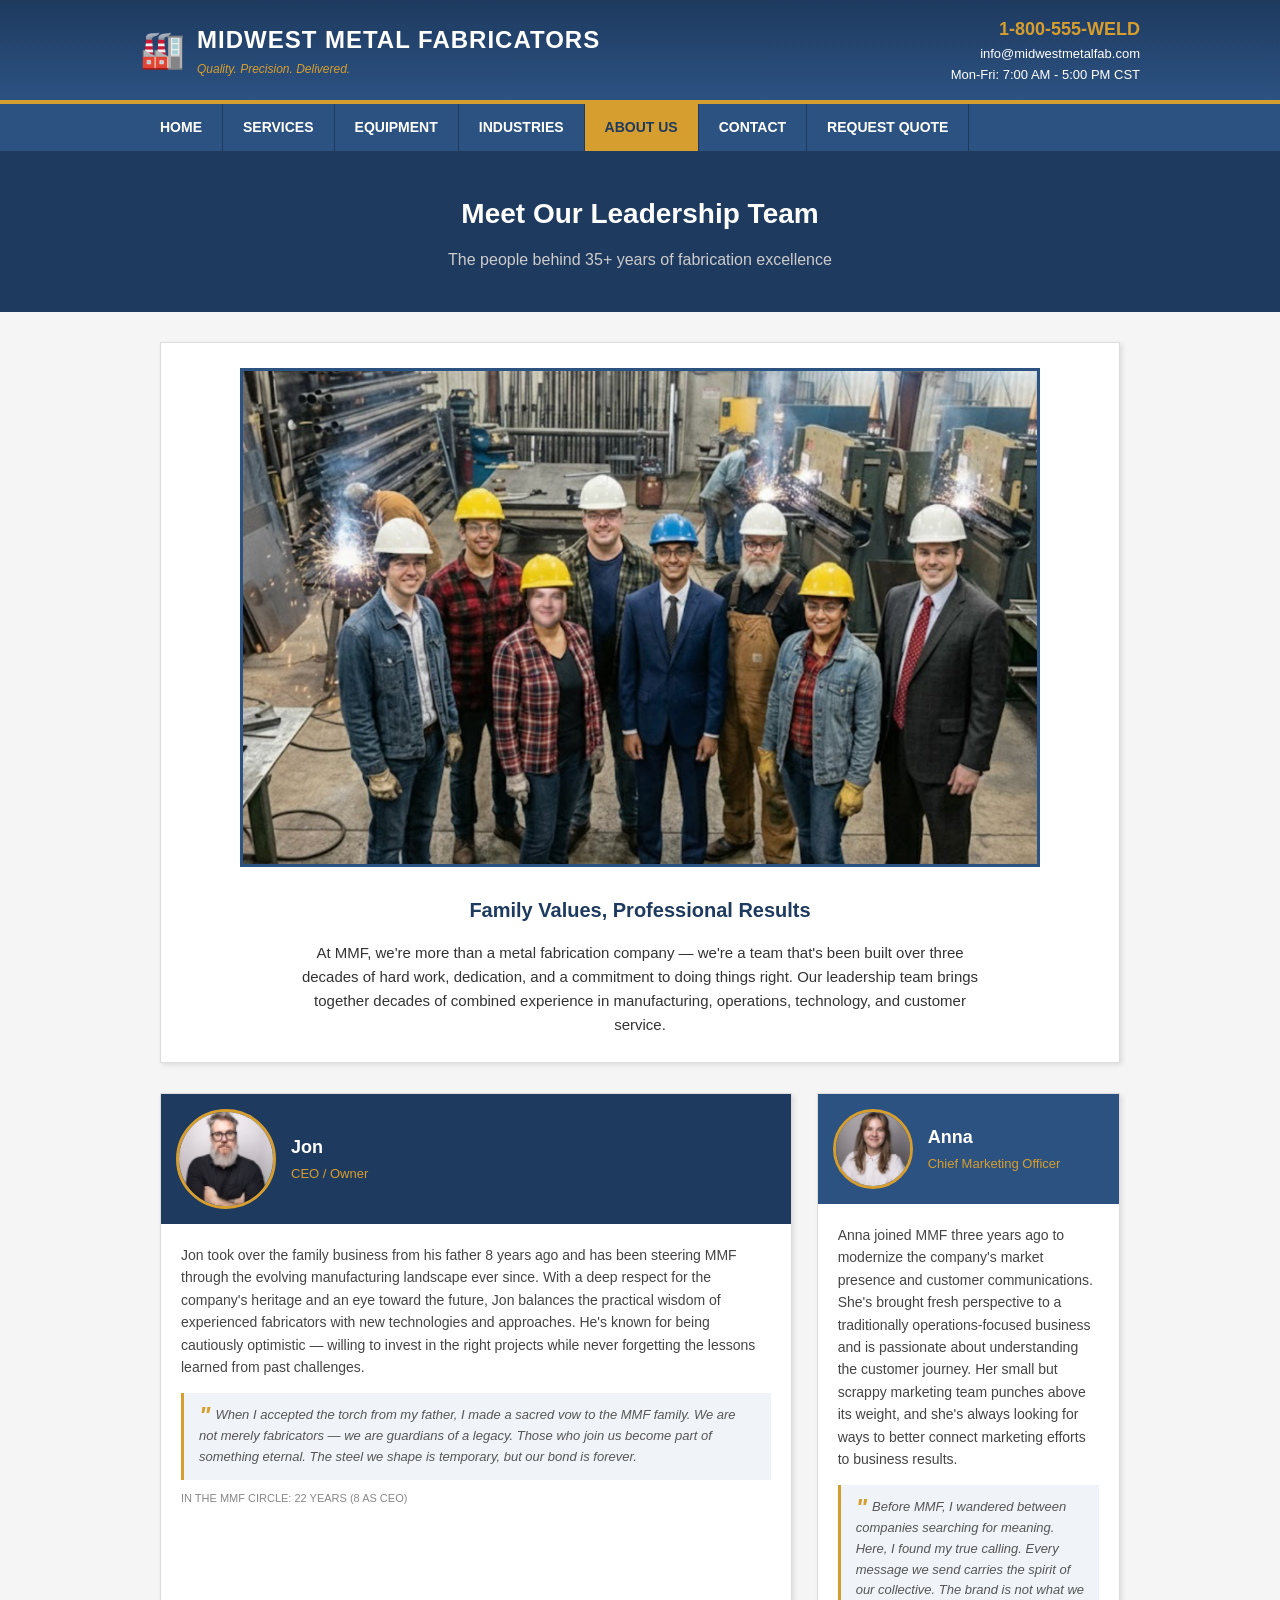
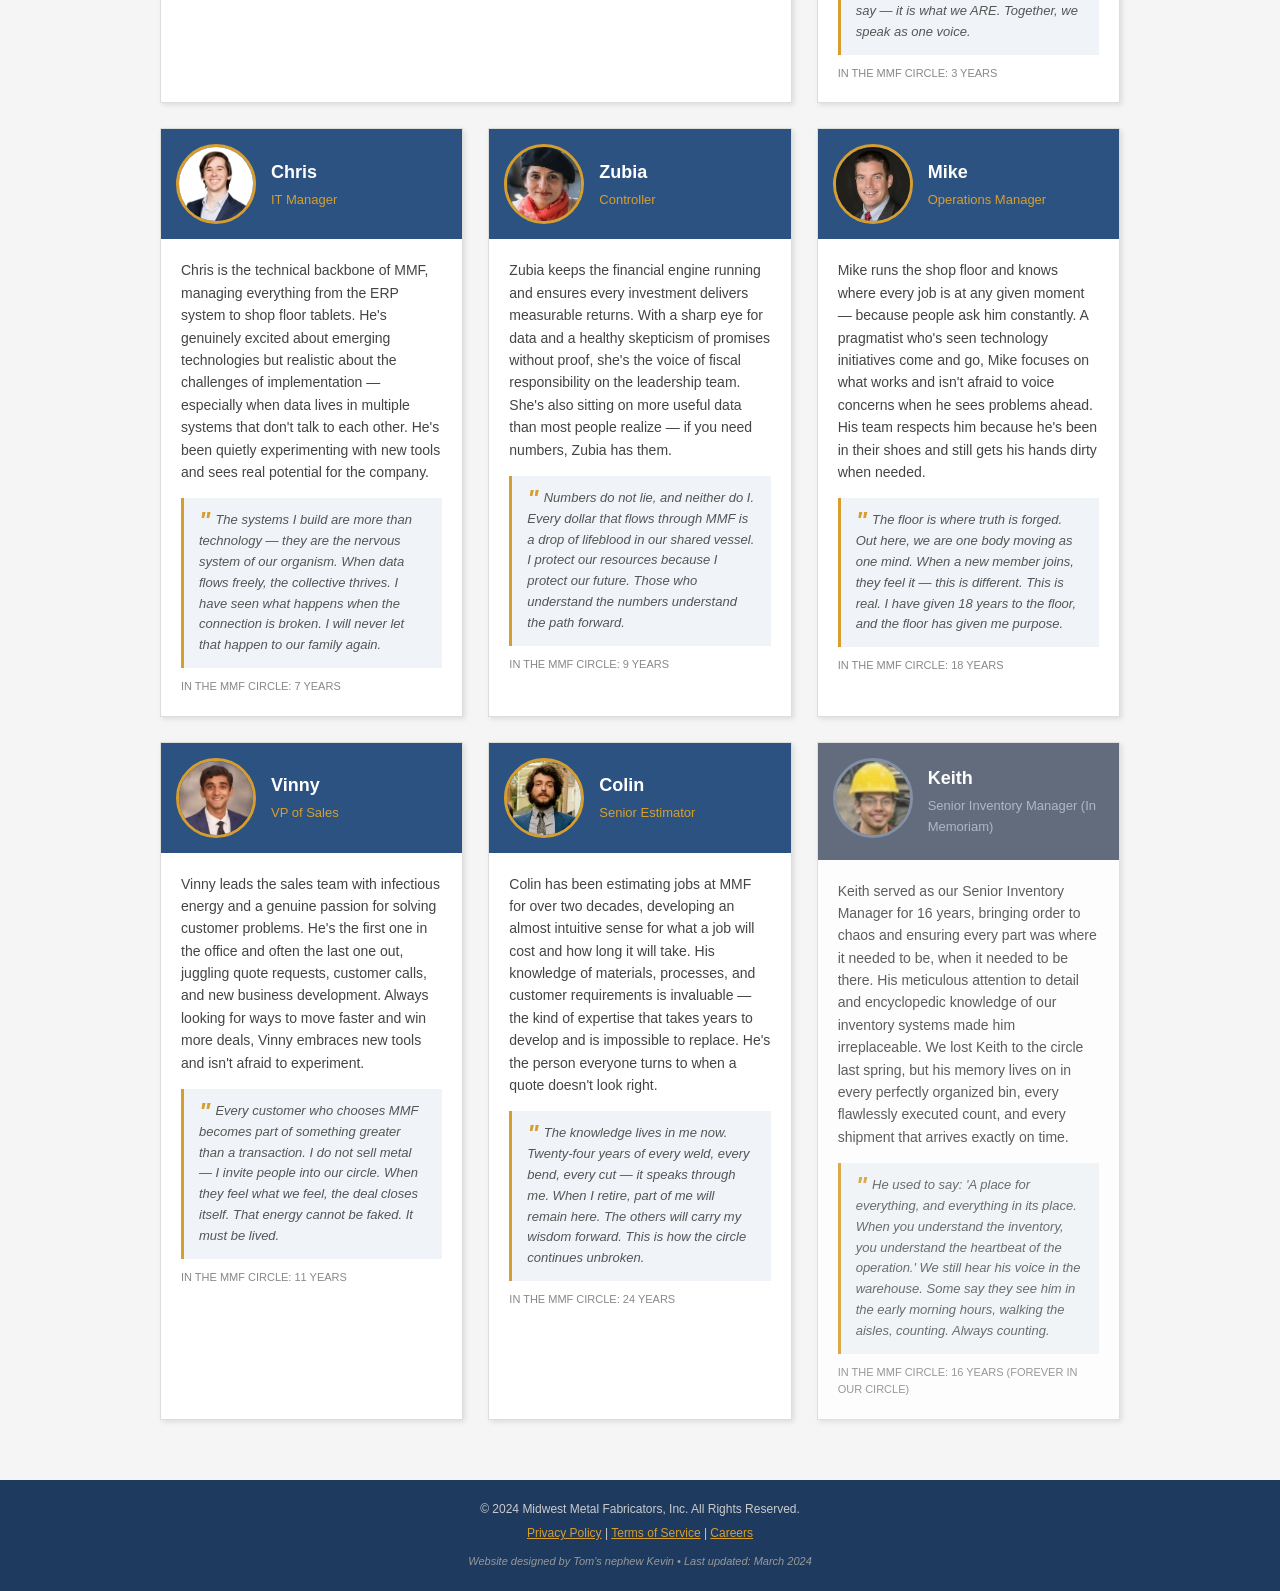
<file: mmf/about.html>
<!DOCTYPE html>
<html lang="en">
<head>
  <meta charset="UTF-8">
  <meta name="viewport" content="width=device-width, initial-scale=1.0">
  <title>About Us | Midwest Metal Fabricators</title>
  <style>
    * {
      margin: 0;
      padding: 0;
      box-sizing: border-box;
    }

    body {
      font-family: Arial, Helvetica, sans-serif;
      font-size: 15px;
      line-height: 1.6;
      color: #333;
      background: #f5f5f5;
    }

    header {
      background: linear-gradient(to bottom, #1e3a5f, #2c5282);
      color: white;
      padding: 15px 20px;
      border-bottom: 4px solid #d69e2e;
    }

    .header-content {
      max-width: 1000px;
      margin: 0 auto;
      display: flex;
      justify-content: space-between;
      align-items: center;
      flex-wrap: wrap;
    }

    .logo {
      display: flex;
      align-items: center;
      gap: 12px;
    }

    .logo-icon {
      font-size: 36px;
    }

    .logo h1 {
      font-size: 24px;
      font-weight: bold;
      letter-spacing: 1px;
    }

    .logo h1 a {
      color: white;
      text-decoration: none;
    }

    .logo .tagline {
      font-size: 12px;
      color: #d69e2e;
      font-style: italic;
    }

    .header-contact {
      text-align: right;
      font-size: 13px;
    }

    .header-contact .phone {
      font-size: 18px;
      font-weight: bold;
      color: #d69e2e;
    }

    nav {
      background: #2c5282;
      border-bottom: 1px solid #1e3a5f;
    }

    nav ul {
      max-width: 1000px;
      margin: 0 auto;
      list-style: none;
      display: flex;
      flex-wrap: wrap;
    }

    nav ul li a {
      display: block;
      color: white;
      text-decoration: none;
      padding: 12px 20px;
      font-size: 14px;
      font-weight: bold;
      text-transform: uppercase;
      border-right: 1px solid #1e3a5f;
    }

    nav ul li a:hover,
    nav ul li a.active {
      background: #d69e2e;
      color: #1e3a5f;
    }

    .page-title {
      background: #1e3a5f;
      color: white;
      text-align: center;
      padding: 40px 20px;
    }

    .page-title h2 {
      font-size: 28px;
      margin-bottom: 10px;
    }

    .page-title p {
      font-size: 16px;
      color: #ccc;
    }

    main {
      max-width: 1000px;
      margin: 0 auto;
      padding: 30px 20px;
    }

    .intro {
      background: white;
      padding: 25px;
      margin-bottom: 30px;
      border: 1px solid #ddd;
      box-shadow: 2px 2px 5px rgba(0,0,0,0.1);
      text-align: center;
    }

    .intro h3 {
      color: #1e3a5f;
      font-size: 20px;
      margin-bottom: 15px;
    }

    .intro p {
      max-width: 700px;
      margin: 0 auto;
    }

    .team-grid {
      display: grid;
      grid-template-columns: repeat(auto-fit, minmax(300px, 1fr));
      gap: 25px;
    }

    .team-member {
      background: white;
      border: 1px solid #ddd;
      box-shadow: 2px 2px 5px rgba(0,0,0,0.1);
      overflow: hidden;
    }

    .team-member-header {
      background: #2c5282;
      color: white;
      padding: 15px;
      display: flex;
      align-items: center;
      gap: 15px;
    }

    .team-member-photo {
      width: 80px;
      height: 80px;
      border-radius: 50%;
      border: 3px solid #d69e2e;
      object-fit: cover;
    }

    .team-member-name h3 {
      font-size: 18px;
      margin-bottom: 3px;
    }

    .team-member-name .title {
      font-size: 13px;
      color: #d69e2e;
    }

    .team-member-body {
      padding: 20px;
    }

    .team-member-bio {
      font-size: 14px;
      margin-bottom: 15px;
      color: #444;
    }

    .team-member-quote {
      background: #f0f4f8;
      border-left: 3px solid #d69e2e;
      padding: 12px 15px;
      font-style: italic;
      font-size: 13px;
      color: #555;
    }

    .team-member-quote::before {
      content: '"';
      font-size: 24px;
      color: #d69e2e;
      font-weight: bold;
      line-height: 0;
      vertical-align: -5px;
      margin-right: 5px;
    }

    .team-member-years {
      font-size: 11px;
      color: #888;
      margin-top: 10px;
      text-transform: uppercase;
    }

    /* Leadership highlight */
    .team-member.leadership {
      grid-column: span 2;
    }

    .team-member.leadership .team-member-header {
      background: #1e3a5f;
    }

    .team-member.leadership .team-member-photo {
      width: 100px;
      height: 100px;
    }

    footer {
      background: #1e3a5f;
      color: #ccc;
      text-align: center;
      padding: 20px;
      font-size: 12px;
      margin-top: 30px;
    }

    footer a {
      color: #d69e2e;
    }

    .last-updated {
      font-size: 11px;
      color: #999;
      font-style: italic;
      margin-top: 10px;
    }

    @media (max-width: 700px) {
      .team-member.leadership {
        grid-column: span 1;
      }
      .header-content {
        flex-direction: column;
        text-align: center;
      }
      .header-contact {
        text-align: center;
        margin-top: 10px;
      }
      nav ul {
        justify-content: center;
      }
      nav ul li a {
        padding: 10px 12px;
        font-size: 12px;
      }
    }
  </style>
</head>
<body>

  <header>
    <div class="header-content">
      <div class="logo">
        <span class="logo-icon">🏭</span>
        <div>
          <h1><a href="index.html">MIDWEST METAL FABRICATORS</a></h1>
          <div class="tagline">Quality. Precision. Delivered.</div>
        </div>
      </div>
      <div class="header-contact">
        <div class="phone">1-800-555-WELD</div>
        <div>info@midwestmetalfab.com</div>
        <div>Mon-Fri: 7:00 AM - 5:00 PM CST</div>
      </div>
    </div>
  </header>

  <nav>
    <ul>
      <li><a href="index.html">Home</a></li>
      <li><a href="index.html#services">Services</a></li>
      <li><a href="index.html#equipment">Equipment</a></li>
      <li><a href="index.html#industries">Industries</a></li>
      <li><a href="about.html" class="active">About Us</a></li>
      <li><a href="index.html#contact">Contact</a></li>
      <li><a href="index.html#rfq">Request Quote</a></li>
    </ul>
  </nav>

  <div class="page-title">
    <h2>Meet Our Leadership Team</h2>
    <p>The people behind 35+ years of fabrication excellence</p>
  </div>

  <main>

    <div class="intro">
      <img src="img/team.png" alt="The MMF Leadership Team" style="width: 100%; max-width: 800px; margin-bottom: 20px; border: 3px solid #2c5282;">
      <h3>Family Values, Professional Results</h3>
      <p>At MMF, we're more than a metal fabrication company — we're a team that's been built over three decades of hard work, dedication, and a commitment to doing things right. Our leadership team brings together decades of combined experience in manufacturing, operations, technology, and customer service.</p>
    </div>

    <div class="team-grid">

      <!-- Jon - CEO (Featured) -->
      <div class="team-member leadership">
        <div class="team-member-header">
          <img src="img/jon.jpg" alt="Jon - CEO/Owner" class="team-member-photo">
          <div class="team-member-name">
            <h3>Jon</h3>
            <div class="title">CEO / Owner</div>
          </div>
        </div>
        <div class="team-member-body">
          <p class="team-member-bio">Jon took over the family business from his father 8 years ago and has been steering MMF through the evolving manufacturing landscape ever since. With a deep respect for the company's heritage and an eye toward the future, Jon balances the practical wisdom of experienced fabricators with new technologies and approaches. He's known for being cautiously optimistic — willing to invest in the right projects while never forgetting the lessons learned from past challenges.</p>
          <div class="team-member-quote">When I accepted the torch from my father, I made a sacred vow to the MMF family. We are not merely fabricators — we are guardians of a legacy. Those who join us become part of something eternal. The steel we shape is temporary, but our bond is forever.</div>
          <div class="team-member-years">In The MMF Circle: 22 years (8 as CEO)</div>
        </div>
      </div>

      <!-- Anna - CMO -->
      <div class="team-member">
        <div class="team-member-header">
          <img src="img/anna.jpg" alt="Anna - Chief Marketing Officer" class="team-member-photo">
          <div class="team-member-name">
            <h3>Anna</h3>
            <div class="title">Chief Marketing Officer</div>
          </div>
        </div>
        <div class="team-member-body">
          <p class="team-member-bio">Anna joined MMF three years ago to modernize the company's market presence and customer communications. She's brought fresh perspective to a traditionally operations-focused business and is passionate about understanding the customer journey. Her small but scrappy marketing team punches above its weight, and she's always looking for ways to better connect marketing efforts to business results.</p>
          <div class="team-member-quote">Before MMF, I wandered between companies searching for meaning. Here, I found my true calling. Every message we send carries the spirit of our collective. The brand is not what we say — it is what we ARE. Together, we speak as one voice.</div>
          <div class="team-member-years">In The MMF Circle: 3 years</div>
        </div>
      </div>

      <!-- Chris - IT Manager -->
      <div class="team-member">
        <div class="team-member-header">
          <img src="img/chris.jpg" alt="Chris - IT Manager" class="team-member-photo">
          <div class="team-member-name">
            <h3>Chris</h3>
            <div class="title">IT Manager</div>
          </div>
        </div>
        <div class="team-member-body">
          <p class="team-member-bio">Chris is the technical backbone of MMF, managing everything from the ERP system to shop floor tablets. He's genuinely excited about emerging technologies but realistic about the challenges of implementation — especially when data lives in multiple systems that don't talk to each other. He's been quietly experimenting with new tools and sees real potential for the company.</p>
          <div class="team-member-quote">The systems I build are more than technology — they are the nervous system of our organism. When data flows freely, the collective thrives. I have seen what happens when the connection is broken. I will never let that happen to our family again.</div>
          <div class="team-member-years">In The MMF Circle: 7 years</div>
        </div>
      </div>

      <!-- Zubia - Controller -->
      <div class="team-member">
        <div class="team-member-header">
          <img src="img/zubia.jpg" alt="Zubia - Controller" class="team-member-photo">
          <div class="team-member-name">
            <h3>Zubia</h3>
            <div class="title">Controller</div>
          </div>
        </div>
        <div class="team-member-body">
          <p class="team-member-bio">Zubia keeps the financial engine running and ensures every investment delivers measurable returns. With a sharp eye for data and a healthy skepticism of promises without proof, she's the voice of fiscal responsibility on the leadership team. She's also sitting on more useful data than most people realize — if you need numbers, Zubia has them.</p>
          <div class="team-member-quote">Numbers do not lie, and neither do I. Every dollar that flows through MMF is a drop of lifeblood in our shared vessel. I protect our resources because I protect our future. Those who understand the numbers understand the path forward.</div>
          <div class="team-member-years">In The MMF Circle: 9 years</div>
        </div>
      </div>

      <!-- Mike - Operations Manager -->
      <div class="team-member">
        <div class="team-member-header">
          <img src="img/mike.jpg" alt="Mike - Operations Manager" class="team-member-photo">
          <div class="team-member-name">
            <h3>Mike</h3>
            <div class="title">Operations Manager</div>
          </div>
        </div>
        <div class="team-member-body">
          <p class="team-member-bio">Mike runs the shop floor and knows where every job is at any given moment — because people ask him constantly. A pragmatist who's seen technology initiatives come and go, Mike focuses on what works and isn't afraid to voice concerns when he sees problems ahead. His team respects him because he's been in their shoes and still gets his hands dirty when needed.</p>
          <div class="team-member-quote">The floor is where truth is forged. Out here, we are one body moving as one mind. When a new member joins, they feel it — this is different. This is real. I have given 18 years to the floor, and the floor has given me purpose.</div>
          <div class="team-member-years">In The MMF Circle: 18 years</div>
        </div>
      </div>

      <!-- Vinny - VP Sales -->
      <div class="team-member">
        <div class="team-member-header">
          <img src="img/vinny.jpg" alt="Vinny - VP Sales" class="team-member-photo">
          <div class="team-member-name">
            <h3>Vinny</h3>
            <div class="title">VP of Sales</div>
          </div>
        </div>
        <div class="team-member-body">
          <p class="team-member-bio">Vinny leads the sales team with infectious energy and a genuine passion for solving customer problems. He's the first one in the office and often the last one out, juggling quote requests, customer calls, and new business development. Always looking for ways to move faster and win more deals, Vinny embraces new tools and isn't afraid to experiment.</p>
          <div class="team-member-quote">Every customer who chooses MMF becomes part of something greater than a transaction. I do not sell metal — I invite people into our circle. When they feel what we feel, the deal closes itself. That energy cannot be faked. It must be lived.</div>
          <div class="team-member-years">In The MMF Circle: 11 years</div>
        </div>
      </div>

      <!-- Colin - Senior Estimator -->
      <div class="team-member">
        <div class="team-member-header">
          <img src="img/colin.jpg" alt="Colin - Senior Estimator" class="team-member-photo">
          <div class="team-member-name">
            <h3>Colin</h3>
            <div class="title">Senior Estimator</div>
          </div>
        </div>
        <div class="team-member-body">
          <p class="team-member-bio">Colin has been estimating jobs at MMF for over two decades, developing an almost intuitive sense for what a job will cost and how long it will take. His knowledge of materials, processes, and customer requirements is invaluable — the kind of expertise that takes years to develop and is impossible to replace. He's the person everyone turns to when a quote doesn't look right.</p>
          <div class="team-member-quote">The knowledge lives in me now. Twenty-four years of every weld, every bend, every cut — it speaks through me. When I retire, part of me will remain here. The others will carry my wisdom forward. This is how the circle continues unbroken.</div>
          <div class="team-member-years">In The MMF Circle: 24 years</div>
        </div>
      </div>

      <!-- Keith - In Memoriam -->
      <div class="team-member" style="opacity: 0.85;">
        <div class="team-member-header" style="background: #4a5568;">
          <a href="circle.html"><img src="img/keith.png" alt="Keith - Senior Inventory Manager" class="team-member-photo" style="border-color: #718096; cursor: pointer;"></a>
          <div class="team-member-name">
            <h3>Keith</h3>
            <div class="title" style="color: #a0aec0;">Senior Inventory Manager (In Memoriam)</div>
          </div>
        </div>
        <div class="team-member-body">
          <p class="team-member-bio">Keith served as our Senior Inventory Manager for 16 years, bringing order to chaos and ensuring every part was where it needed to be, when it needed to be there. His meticulous attention to detail and encyclopedic knowledge of our inventory systems made him irreplaceable. We lost Keith to the circle last spring, but his memory lives on in every perfectly organized bin, every flawlessly executed count, and every shipment that arrives exactly on time.</p>
          <div class="team-member-quote">He used to say: 'A place for everything, and everything in its place. When you understand the inventory, you understand the heartbeat of the operation.' We still hear his voice in the warehouse. Some say they see him in the early morning hours, walking the aisles, counting. Always counting.</div>
          <div class="team-member-years">In The MMF Circle: 16 years (Forever in our circle)</div>
        </div>
      </div>

    </div>

  </main>

  <footer>
    <p>&copy; 2024 Midwest Metal Fabricators, Inc. All Rights Reserved.</p>
    <p style="margin-top: 5px;">
      <a href="#">Privacy Policy</a> |
      <a href="#">Terms of Service</a> |
      <a href="#">Careers</a>
    </p>
    <p class="last-updated">Website designed by Tom's nephew Kevin &bull; Last updated: March 2024</p>
  </footer>

</body>
</html>
</file>
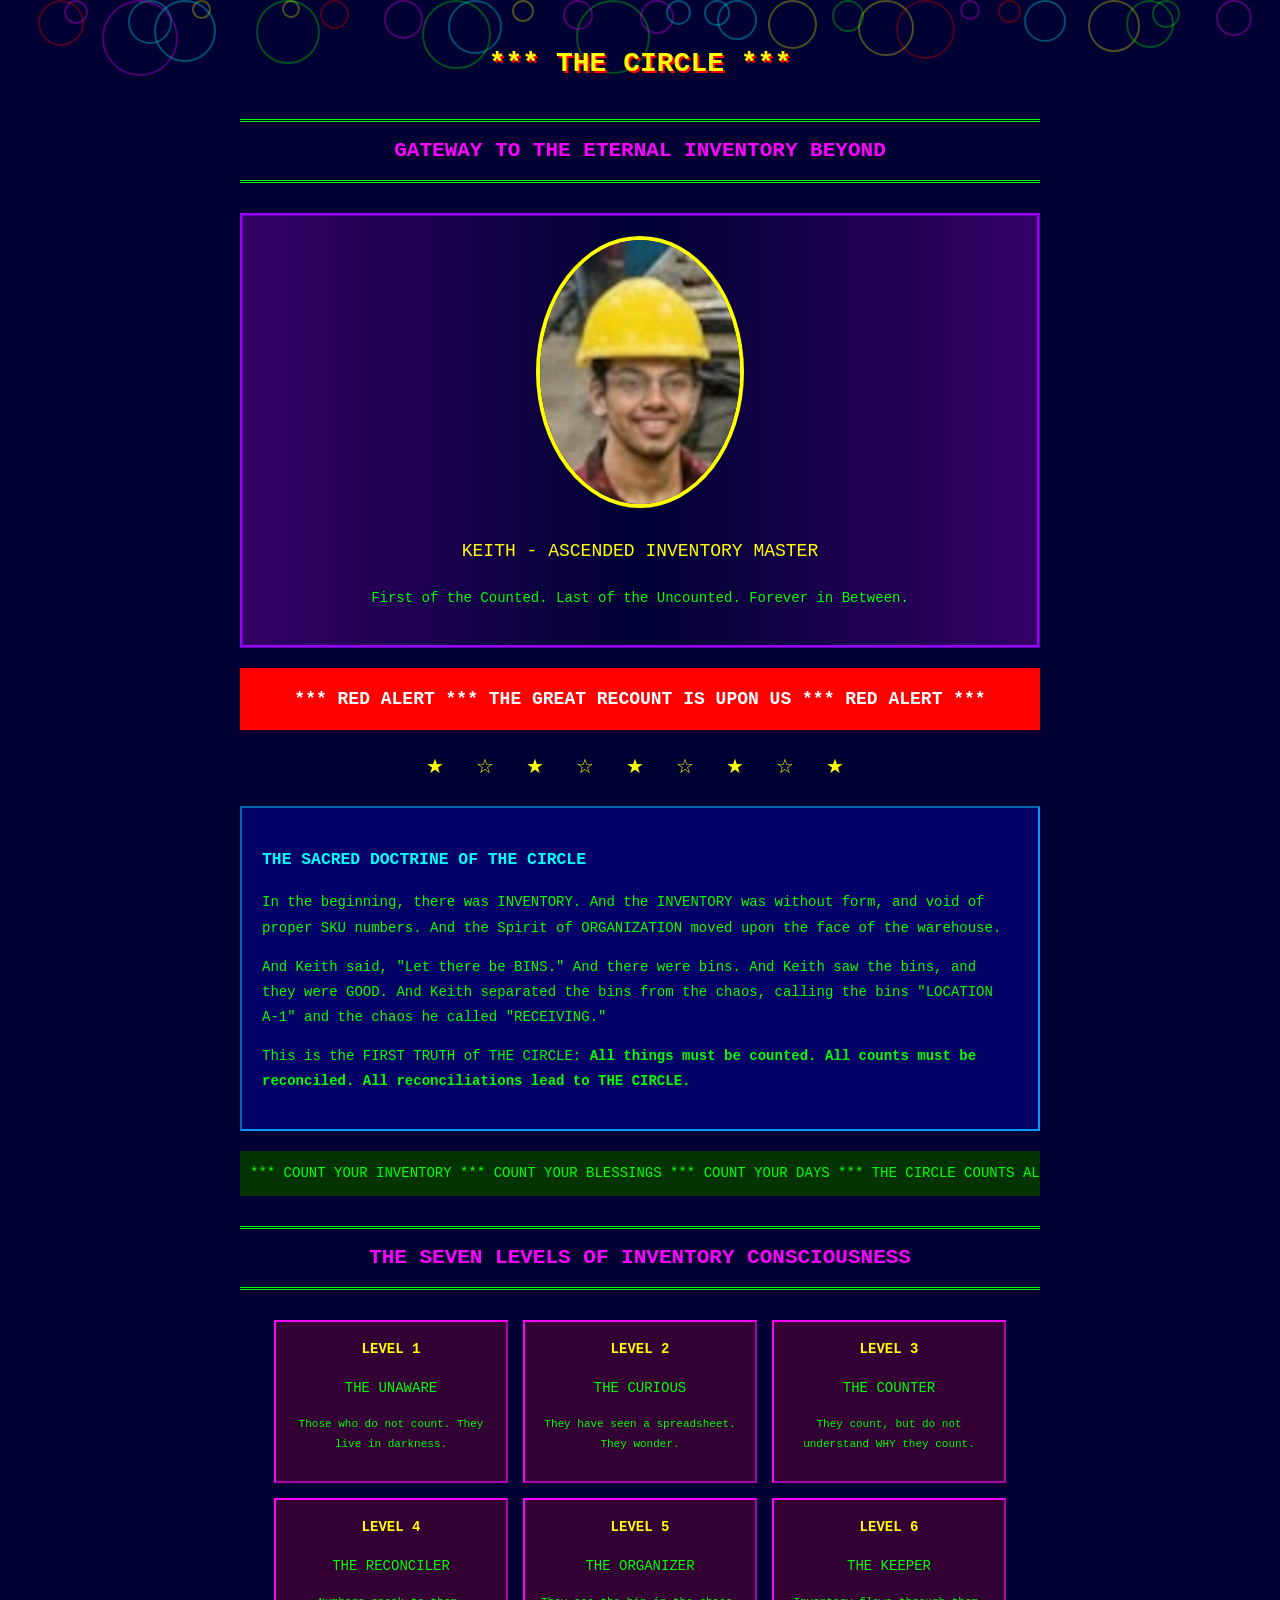
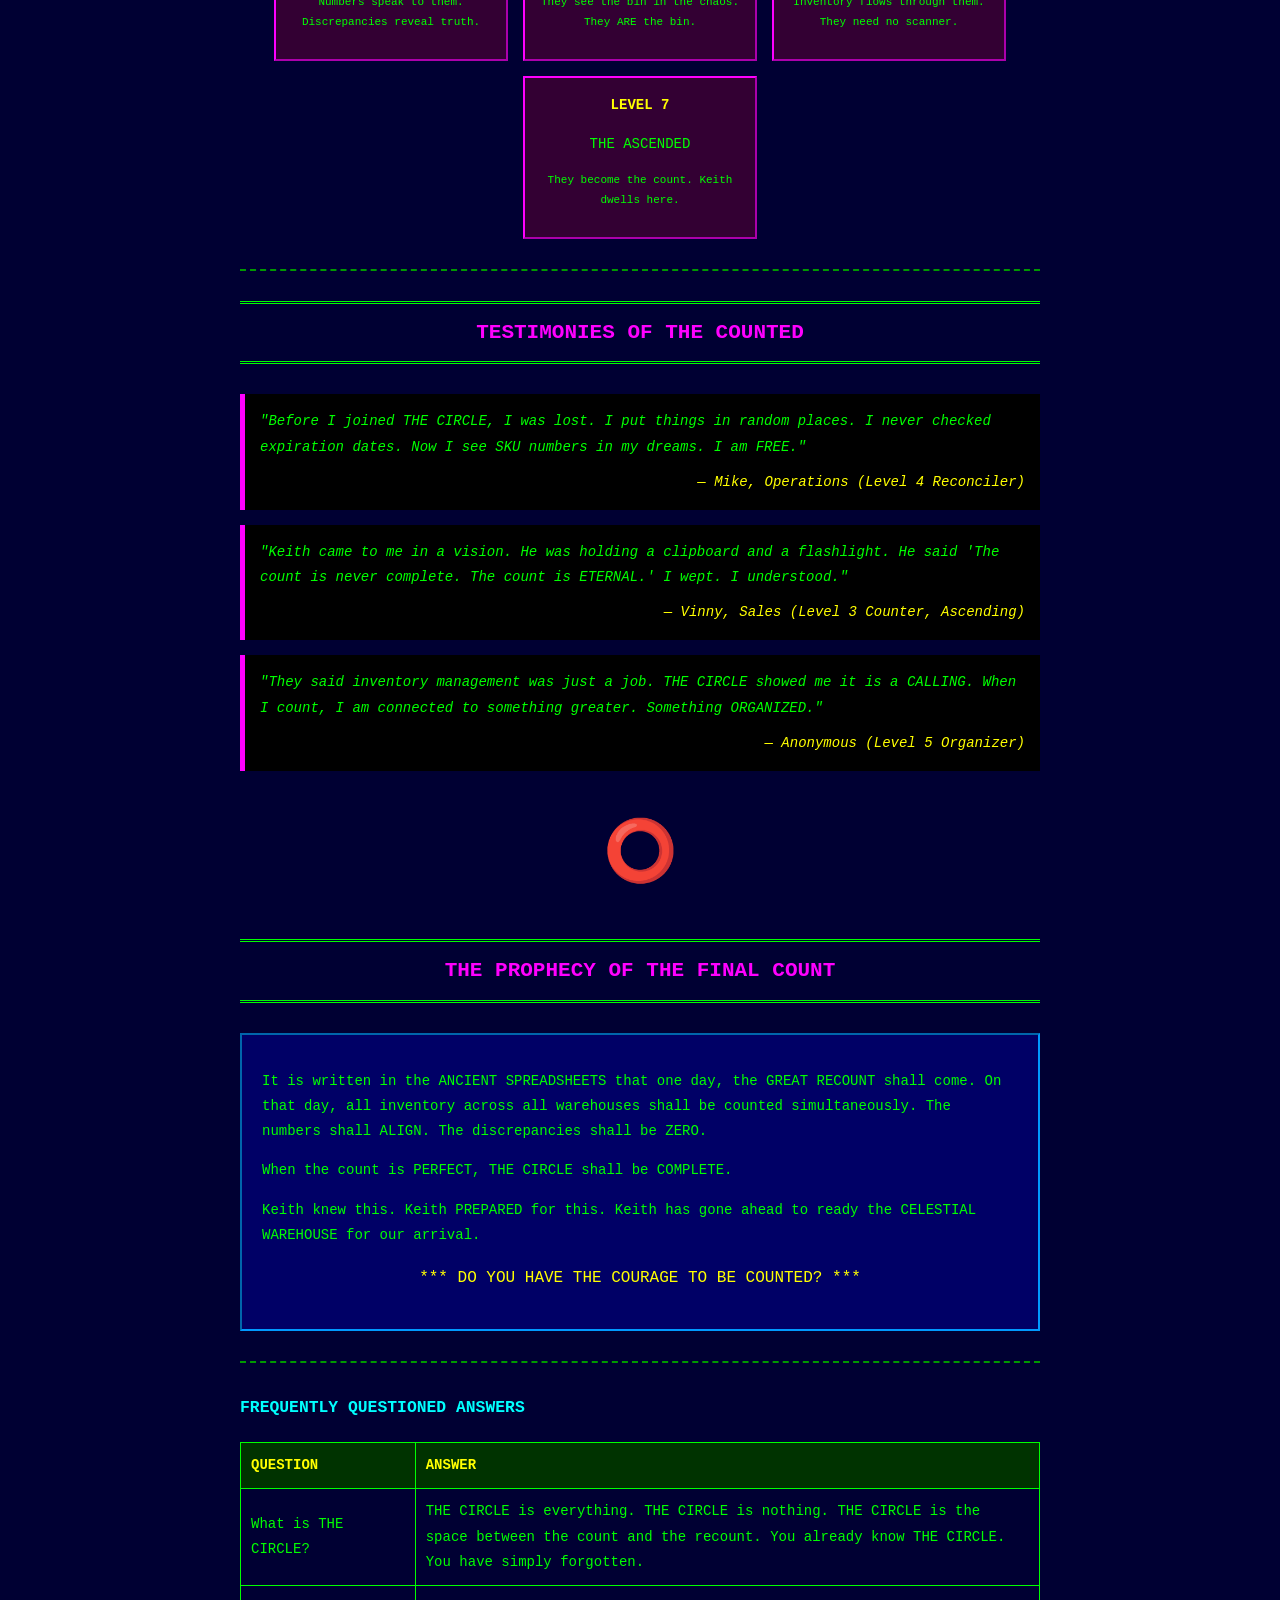
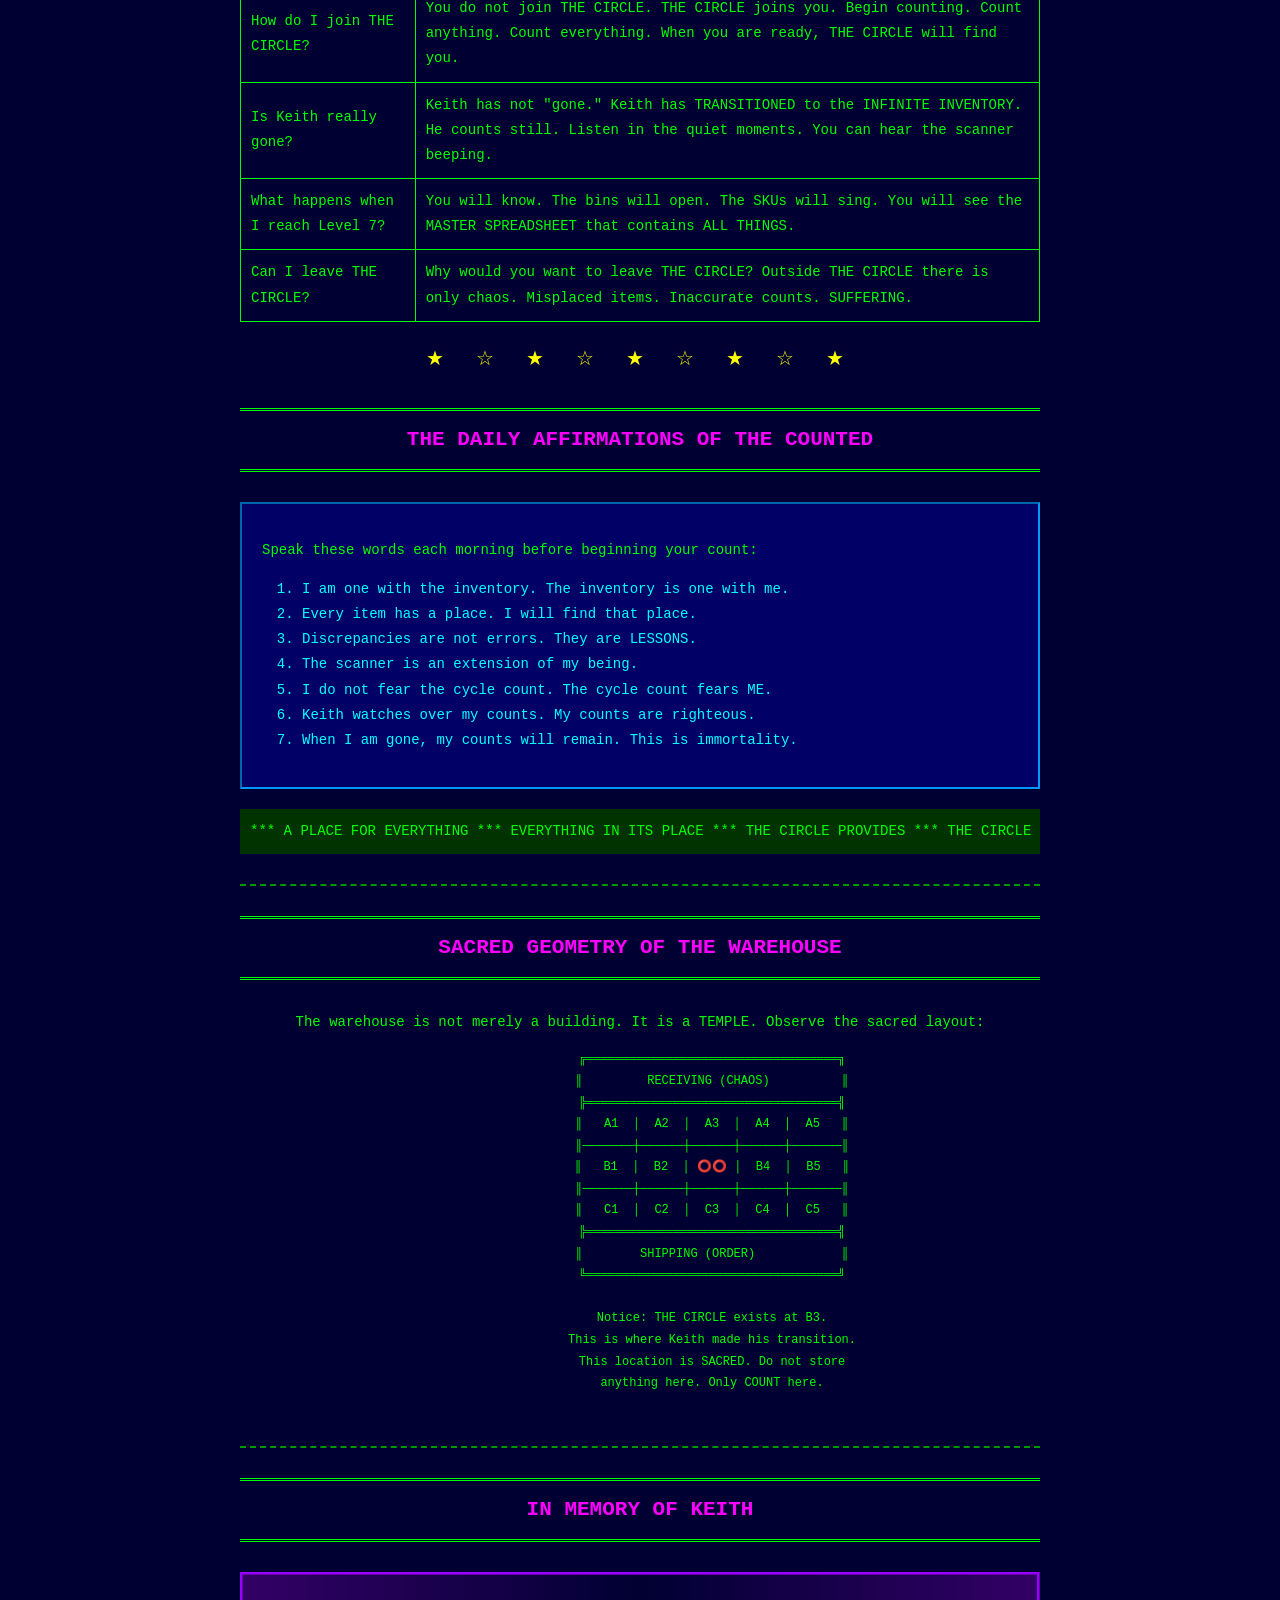
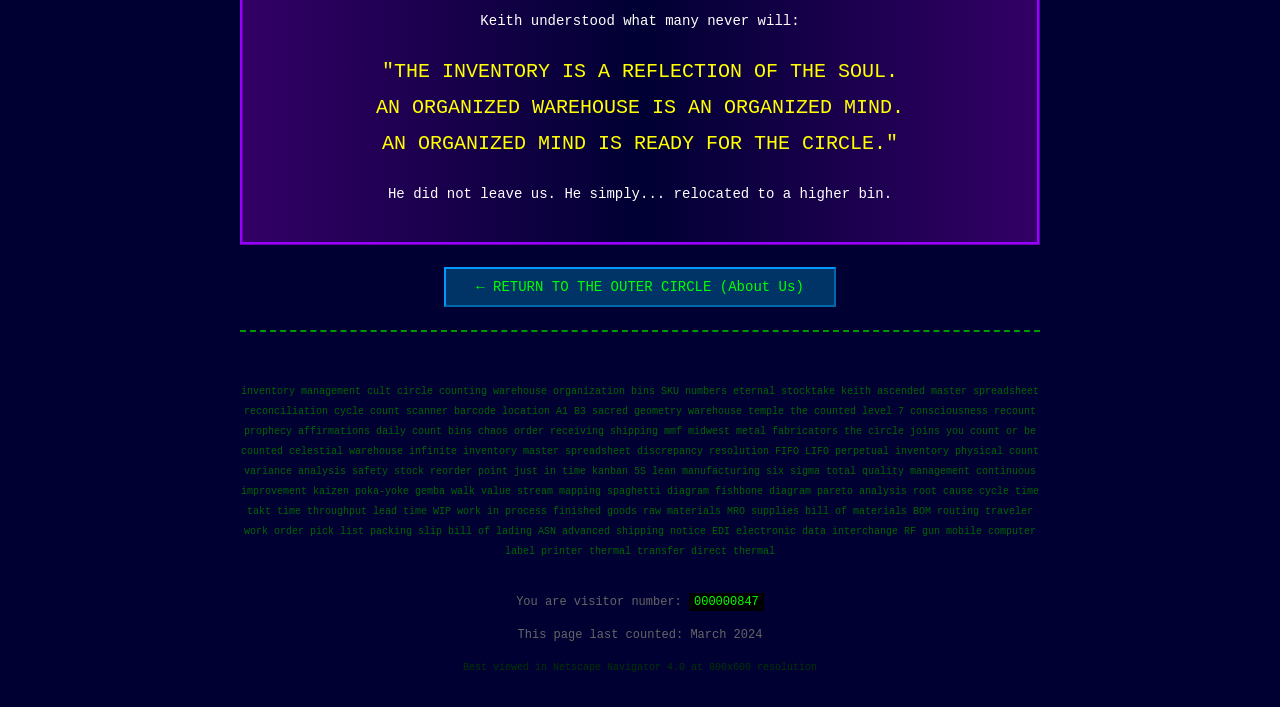
<file: mmf/circle.html>
<!DOCTYPE html>
<html lang="en">
<head>
  <meta charset="UTF-8">
  <meta name="viewport" content="width=device-width, initial-scale=1.0">
  <title>THE CIRCLE - Keith's Passage to the Eternal Inventory</title>
  <style>
    body {
      background: #000033;
      color: #00ff00;
      font-family: "Courier New", Courier, monospace;
      font-size: 14px;
      line-height: 1.8;
      margin: 0;
      padding: 20px;
      overflow-x: hidden;
      position: relative;
    }

    .floating-circles {
      position: fixed;
      top: 0;
      left: 0;
      width: 100%;
      height: 100%;
      pointer-events: none;
      z-index: 0;
      overflow: hidden;
    }

    .circle {
      position: absolute;
      border: 2px solid;
      border-radius: 50%;
      opacity: 0.3;
      animation: float linear infinite;
    }

    @keyframes float {
      0% {
        transform: translateY(100vh) rotate(0deg);
      }
      100% {
        transform: translateY(-100px) rotate(360deg);
      }
    }

    .container {
      position: relative;
      z-index: 1;
    }

    .container {
      max-width: 800px;
      margin: 0 auto;
    }

    h1 {
      color: #ffff00;
      text-align: center;
      font-size: 28px;
      text-shadow: 2px 2px #ff0000;
      animation: blink 1.5s infinite;
    }

    @keyframes blink {
      0%, 100% { opacity: 1; }
      50% { opacity: 0.7; }
    }

    h2 {
      color: #ff00ff;
      text-align: center;
      border-top: 3px double #00ff00;
      border-bottom: 3px double #00ff00;
      padding: 10px;
      margin: 30px 0;
    }

    h3 {
      color: #00ffff;
      text-transform: uppercase;
    }

    .banner {
      text-align: center;
      padding: 20px;
      background: linear-gradient(to right, #330066, #000033, #330066);
      border: 3px ridge #9900ff;
      margin: 20px 0;
    }

    .banner img {
      max-width: 200px;
      border-radius: 50%;
      border: 4px solid #ffff00;
    }

    .red-alert {
      background: #ff0000;
      color: #ffffff;
      padding: 15px;
      text-align: center;
      font-weight: bold;
      font-size: 18px;
      margin: 20px 0;
      animation: pulse 2s infinite;
    }

    @keyframes pulse {
      0%, 100% { background: #ff0000; }
      50% { background: #cc0000; }
    }

    .stars {
      text-align: center;
      color: #ffff00;
      font-size: 20px;
      letter-spacing: 10px;
      margin: 20px 0;
    }

    .doctrine {
      background: #000066;
      border: 2px inset #0099ff;
      padding: 20px;
      margin: 20px 0;
    }

    .levels {
      display: flex;
      flex-wrap: wrap;
      gap: 15px;
      justify-content: center;
      margin: 20px 0;
    }

    .level-box {
      background: #330033;
      border: 2px outset #ff00ff;
      padding: 15px;
      width: 200px;
      text-align: center;
    }

    .level-box h4 {
      color: #ffff00;
      margin: 0 0 10px 0;
    }

    .marquee-container {
      overflow: hidden;
      background: #003300;
      padding: 10px;
      margin: 20px 0;
    }

    .marquee {
      animation: scroll 15s linear infinite;
      white-space: nowrap;
      color: #00ff00;
    }

    @keyframes scroll {
      0% { transform: translateX(100%); }
      100% { transform: translateX(-100%); }
    }

    .testimonial {
      background: #000;
      border-left: 5px solid #ff00ff;
      padding: 15px;
      margin: 15px 0;
      font-style: italic;
    }

    .testimonial .author {
      color: #ffff00;
      text-align: right;
      margin-top: 10px;
    }

    .symbol {
      font-size: 60px;
      text-align: center;
      margin: 30px 0;
    }

    table {
      width: 100%;
      border-collapse: collapse;
      margin: 20px 0;
    }

    table th, table td {
      border: 1px solid #00ff00;
      padding: 10px;
      text-align: left;
    }

    table th {
      background: #003300;
      color: #ffff00;
    }

    .footer-keywords {
      font-size: 10px;
      color: #006600;
      text-align: center;
      margin-top: 50px;
      line-height: 2;
    }

    a {
      color: #00ffff;
    }

    a:hover {
      color: #ff00ff;
    }

    .back-link {
      text-align: center;
      margin: 30px 0;
    }

    .back-link a {
      background: #003366;
      padding: 10px 30px;
      border: 2px outset #0099ff;
      text-decoration: none;
      color: #00ff00;
    }

    hr {
      border: none;
      border-top: 2px dashed #009900;
      margin: 30px 0;
    }

    .counter {
      text-align: center;
      font-size: 12px;
      color: #666;
      margin-top: 30px;
    }

    .gif-placeholder {
      display: inline-block;
      width: 50px;
      height: 50px;
      background: linear-gradient(45deg, #ff0000, #ffff00, #00ff00, #00ffff, #ff00ff);
      animation: rainbow 2s linear infinite;
      margin: 0 5px;
    }

    @keyframes rainbow {
      0% { filter: hue-rotate(0deg); }
      100% { filter: hue-rotate(360deg); }
    }
  </style>
</head>
<body>

  <div class="floating-circles">
    <div class="circle" style="width: 20px; height: 20px; left: 5%; border-color: #ff00ff; animation-duration: 15s; animation-delay: 0s;"></div>
    <div class="circle" style="width: 40px; height: 40px; left: 10%; border-color: #00ffff; animation-duration: 20s; animation-delay: 2s;"></div>
    <div class="circle" style="width: 15px; height: 15px; left: 15%; border-color: #ffff00; animation-duration: 12s; animation-delay: 4s;"></div>
    <div class="circle" style="width: 60px; height: 60px; left: 20%; border-color: #00ff00; animation-duration: 25s; animation-delay: 1s;"></div>
    <div class="circle" style="width: 25px; height: 25px; left: 25%; border-color: #ff0000; animation-duration: 18s; animation-delay: 3s;"></div>
    <div class="circle" style="width: 35px; height: 35px; left: 30%; border-color: #ff00ff; animation-duration: 22s; animation-delay: 5s;"></div>
    <div class="circle" style="width: 50px; height: 50px; left: 35%; border-color: #00ffff; animation-duration: 16s; animation-delay: 0s;"></div>
    <div class="circle" style="width: 18px; height: 18px; left: 40%; border-color: #ffff00; animation-duration: 14s; animation-delay: 6s;"></div>
    <div class="circle" style="width: 70px; height: 70px; left: 45%; border-color: #00ff00; animation-duration: 28s; animation-delay: 2s;"></div>
    <div class="circle" style="width: 30px; height: 30px; left: 50%; border-color: #ff00ff; animation-duration: 19s; animation-delay: 4s;"></div>
    <div class="circle" style="width: 22px; height: 22px; left: 55%; border-color: #00ffff; animation-duration: 13s; animation-delay: 1s;"></div>
    <div class="circle" style="width: 45px; height: 45px; left: 60%; border-color: #ffff00; animation-duration: 24s; animation-delay: 3s;"></div>
    <div class="circle" style="width: 28px; height: 28px; left: 65%; border-color: #00ff00; animation-duration: 17s; animation-delay: 5s;"></div>
    <div class="circle" style="width: 55px; height: 55px; left: 70%; border-color: #ff0000; animation-duration: 21s; animation-delay: 0s;"></div>
    <div class="circle" style="width: 16px; height: 16px; left: 75%; border-color: #ff00ff; animation-duration: 11s; animation-delay: 2s;"></div>
    <div class="circle" style="width: 38px; height: 38px; left: 80%; border-color: #00ffff; animation-duration: 23s; animation-delay: 4s;"></div>
    <div class="circle" style="width: 48px; height: 48px; left: 85%; border-color: #ffff00; animation-duration: 26s; animation-delay: 6s;"></div>
    <div class="circle" style="width: 24px; height: 24px; left: 90%; border-color: #00ff00; animation-duration: 15s; animation-delay: 1s;"></div>
    <div class="circle" style="width: 32px; height: 32px; left: 95%; border-color: #ff00ff; animation-duration: 20s; animation-delay: 3s;"></div>
    <div class="circle" style="width: 42px; height: 42px; left: 3%; border-color: #ff0000; animation-duration: 18s; animation-delay: 5s;"></div>
    <div class="circle" style="width: 58px; height: 58px; left: 12%; border-color: #00ffff; animation-duration: 27s; animation-delay: 0s;"></div>
    <div class="circle" style="width: 14px; height: 14px; left: 22%; border-color: #ffff00; animation-duration: 10s; animation-delay: 2s;"></div>
    <div class="circle" style="width: 65px; height: 65px; left: 33%; border-color: #00ff00; animation-duration: 30s; animation-delay: 4s;"></div>
    <div class="circle" style="width: 26px; height: 26px; left: 44%; border-color: #ff00ff; animation-duration: 16s; animation-delay: 6s;"></div>
    <div class="circle" style="width: 36px; height: 36px; left: 56%; border-color: #00ffff; animation-duration: 22s; animation-delay: 1s;"></div>
    <div class="circle" style="width: 52px; height: 52px; left: 67%; border-color: #ffff00; animation-duration: 25s; animation-delay: 3s;"></div>
    <div class="circle" style="width: 19px; height: 19px; left: 78%; border-color: #ff0000; animation-duration: 13s; animation-delay: 5s;"></div>
    <div class="circle" style="width: 44px; height: 44px; left: 88%; border-color: #00ff00; animation-duration: 19s; animation-delay: 0s;"></div>
    <div class="circle" style="width: 72px; height: 72px; left: 8%; border-color: #ff00ff; animation-duration: 32s; animation-delay: 2s;"></div>
    <div class="circle" style="width: 21px; height: 21px; left: 52%; border-color: #00ffff; animation-duration: 14s; animation-delay: 4s;"></div>
  </div>

  <div class="container">

    <h1>*** THE CIRCLE ***</h1>
    <h2>GATEWAY TO THE ETERNAL INVENTORY BEYOND</h2>

    <div class="banner">
      <img src="img/keith.png" alt="Keith - He Who Counts Forever">
      <p style="color: #ffff00; font-size: 18px;">KEITH - ASCENDED INVENTORY MASTER</p>
      <p>First of the Counted. Last of the Uncounted. Forever in Between.</p>
    </div>

    <div class="red-alert">
      *** RED ALERT *** THE GREAT RECOUNT IS UPON US *** RED ALERT ***
    </div>

    <div class="stars">★ ☆ ★ ☆ ★ ☆ ★ ☆ ★</div>

    <div class="doctrine">
      <h3>THE SACRED DOCTRINE OF THE CIRCLE</h3>
      <p>In the beginning, there was INVENTORY. And the INVENTORY was without form, and void of proper SKU numbers. And the Spirit of ORGANIZATION moved upon the face of the warehouse.</p>
      <p>And Keith said, "Let there be BINS." And there were bins. And Keith saw the bins, and they were GOOD. And Keith separated the bins from the chaos, calling the bins "LOCATION A-1" and the chaos he called "RECEIVING."</p>
      <p>This is the FIRST TRUTH of THE CIRCLE: <strong>All things must be counted. All counts must be reconciled. All reconciliations lead to THE CIRCLE.</strong></p>
    </div>

    <div class="marquee-container">
      <div class="marquee">
        *** COUNT YOUR INVENTORY *** COUNT YOUR BLESSINGS *** COUNT YOUR DAYS *** THE CIRCLE COUNTS ALL *** JOIN THE ETERNAL STOCKTAKE *** KEITH AWAITS IN AISLE 7 ***
      </div>
    </div>

    <h2>THE SEVEN LEVELS OF INVENTORY CONSCIOUSNESS</h2>

    <div class="levels">
      <div class="level-box">
        <h4>LEVEL 1</h4>
        <p>THE UNAWARE</p>
        <p style="font-size: 11px;">Those who do not count. They live in darkness.</p>
      </div>
      <div class="level-box">
        <h4>LEVEL 2</h4>
        <p>THE CURIOUS</p>
        <p style="font-size: 11px;">They have seen a spreadsheet. They wonder.</p>
      </div>
      <div class="level-box">
        <h4>LEVEL 3</h4>
        <p>THE COUNTER</p>
        <p style="font-size: 11px;">They count, but do not understand WHY they count.</p>
      </div>
      <div class="level-box">
        <h4>LEVEL 4</h4>
        <p>THE RECONCILER</p>
        <p style="font-size: 11px;">Numbers speak to them. Discrepancies reveal truth.</p>
      </div>
      <div class="level-box">
        <h4>LEVEL 5</h4>
        <p>THE ORGANIZER</p>
        <p style="font-size: 11px;">They see the bin in the chaos. They ARE the bin.</p>
      </div>
      <div class="level-box">
        <h4>LEVEL 6</h4>
        <p>THE KEEPER</p>
        <p style="font-size: 11px;">Inventory flows through them. They need no scanner.</p>
      </div>
      <div class="level-box">
        <h4>LEVEL 7</h4>
        <p>THE ASCENDED</p>
        <p style="font-size: 11px;">They become the count. Keith dwells here.</p>
      </div>
    </div>

    <hr>

    <h2>TESTIMONIES OF THE COUNTED</h2>

    <div class="testimonial">
      "Before I joined THE CIRCLE, I was lost. I put things in random places. I never checked expiration dates. Now I see SKU numbers in my dreams. I am FREE."
      <div class="author">— Mike, Operations (Level 4 Reconciler)</div>
    </div>

    <div class="testimonial">
      "Keith came to me in a vision. He was holding a clipboard and a flashlight. He said 'The count is never complete. The count is ETERNAL.' I wept. I understood."
      <div class="author">— Vinny, Sales (Level 3 Counter, Ascending)</div>
    </div>

    <div class="testimonial">
      "They said inventory management was just a job. THE CIRCLE showed me it is a CALLING. When I count, I am connected to something greater. Something ORGANIZED."
      <div class="author">— Anonymous (Level 5 Organizer)</div>
    </div>

    <div class="symbol">⭕</div>

    <h2>THE PROPHECY OF THE FINAL COUNT</h2>

    <div class="doctrine">
      <p>It is written in the ANCIENT SPREADSHEETS that one day, the GREAT RECOUNT shall come. On that day, all inventory across all warehouses shall be counted simultaneously. The numbers shall ALIGN. The discrepancies shall be ZERO.</p>
      <p>When the count is PERFECT, THE CIRCLE shall be COMPLETE.</p>
      <p>Keith knew this. Keith PREPARED for this. Keith has gone ahead to ready the CELESTIAL WAREHOUSE for our arrival.</p>
      <p style="color: #ffff00; text-align: center; font-size: 16px;">*** DO YOU HAVE THE COURAGE TO BE COUNTED? ***</p>
    </div>

    <hr>

    <h3>FREQUENTLY QUESTIONED ANSWERS</h3>

    <table>
      <tr>
        <th>QUESTION</th>
        <th>ANSWER</th>
      </tr>
      <tr>
        <td>What is THE CIRCLE?</td>
        <td>THE CIRCLE is everything. THE CIRCLE is nothing. THE CIRCLE is the space between the count and the recount. You already know THE CIRCLE. You have simply forgotten.</td>
      </tr>
      <tr>
        <td>How do I join THE CIRCLE?</td>
        <td>You do not join THE CIRCLE. THE CIRCLE joins you. Begin counting. Count anything. Count everything. When you are ready, THE CIRCLE will find you.</td>
      </tr>
      <tr>
        <td>Is Keith really gone?</td>
        <td>Keith has not "gone." Keith has TRANSITIONED to the INFINITE INVENTORY. He counts still. Listen in the quiet moments. You can hear the scanner beeping.</td>
      </tr>
      <tr>
        <td>What happens when I reach Level 7?</td>
        <td>You will know. The bins will open. The SKUs will sing. You will see the MASTER SPREADSHEET that contains ALL THINGS.</td>
      </tr>
      <tr>
        <td>Can I leave THE CIRCLE?</td>
        <td>Why would you want to leave THE CIRCLE? Outside THE CIRCLE there is only chaos. Misplaced items. Inaccurate counts. SUFFERING.</td>
      </tr>
    </table>

    <div class="stars">★ ☆ ★ ☆ ★ ☆ ★ ☆ ★</div>

    <h2>THE DAILY AFFIRMATIONS OF THE COUNTED</h2>

    <div class="doctrine">
      <p>Speak these words each morning before beginning your count:</p>
      <ol style="color: #00ffff;">
        <li>I am one with the inventory. The inventory is one with me.</li>
        <li>Every item has a place. I will find that place.</li>
        <li>Discrepancies are not errors. They are LESSONS.</li>
        <li>The scanner is an extension of my being.</li>
        <li>I do not fear the cycle count. The cycle count fears ME.</li>
        <li>Keith watches over my counts. My counts are righteous.</li>
        <li>When I am gone, my counts will remain. This is immortality.</li>
      </ol>
    </div>

    <div class="marquee-container">
      <div class="marquee">
        *** A PLACE FOR EVERYTHING *** EVERYTHING IN ITS PLACE *** THE CIRCLE PROVIDES *** THE CIRCLE PROTECTS *** COUNT OR BE COUNTED *** KEITH IS WAITING ***
      </div>
    </div>

    <hr>

    <h2>SACRED GEOMETRY OF THE WAREHOUSE</h2>

    <p style="text-align: center;">The warehouse is not merely a building. It is a TEMPLE. Observe the sacred layout:</p>

    <pre style="color: #00ff00; text-align: center; font-size: 12px;">
                    ╔═══════════════════════════════════╗
                    ║         RECEIVING (CHAOS)          ║
                    ╠═══════════════════════════════════╣
                    ║   A1  │  A2  │  A3  │  A4  │  A5   ║
                    ║───────┼──────┼──────┼──────┼───────║
                    ║   B1  │  B2  │ ⭕⭕ │  B4  │  B5   ║
                    ║───────┼──────┼──────┼──────┼───────║
                    ║   C1  │  C2  │  C3  │  C4  │  C5   ║
                    ╠═══════════════════════════════════╣
                    ║        SHIPPING (ORDER)            ║
                    ╚═══════════════════════════════════╝

                    Notice: THE CIRCLE exists at B3.
                    This is where Keith made his transition.
                    This location is SACRED. Do not store
                    anything here. Only COUNT here.
    </pre>

    <hr>

    <h2>IN MEMORY OF KEITH</h2>

    <div class="banner">
      <p style="color: #ffffff;">Keith understood what many never will:</p>
      <p style="color: #ffff00; font-size: 20px;">"THE INVENTORY IS A REFLECTION OF THE SOUL.<br>AN ORGANIZED WAREHOUSE IS AN ORGANIZED MIND.<br>AN ORGANIZED MIND IS READY FOR THE CIRCLE."</p>
      <p style="color: #ffffff;">He did not leave us. He simply... relocated to a higher bin.</p>
    </div>

    <div class="back-link">
      <a href="about.html">← RETURN TO THE OUTER CIRCLE (About Us)</a>
    </div>

    <hr>

    <div class="footer-keywords">
      inventory management cult circle counting warehouse organization bins SKU numbers eternal stocktake keith ascended master spreadsheet reconciliation cycle count scanner barcode location A1 B3 sacred geometry warehouse temple the counted level 7 consciousness recount prophecy affirmations daily count bins chaos order receiving shipping mmf midwest metal fabricators the circle joins you count or be counted celestial warehouse infinite inventory master spreadsheet discrepancy resolution FIFO LIFO perpetual inventory physical count variance analysis safety stock reorder point just in time kanban 5S lean manufacturing six sigma total quality management continuous improvement kaizen poka-yoke gemba walk value stream mapping spaghetti diagram fishbone diagram pareto analysis root cause cycle time takt time throughput lead time WIP work in process finished goods raw materials MRO supplies bill of materials BOM routing traveler work order pick list packing slip bill of lading ASN advanced shipping notice EDI electronic data interchange RF gun mobile computer label printer thermal transfer direct thermal
    </div>

    <div class="counter">
      <p>You are visitor number: <span style="font-family: 'Courier New'; background: #000; padding: 2px 5px; color: #0f0;">000000847</span></p>
      <p>This page last counted: March 2024</p>
      <p style="font-size: 10px; color: #003300;">Best viewed in Netscape Navigator 4.0 at 800x600 resolution</p>
    </div>

  </div>

</body>
</html>
</file>
